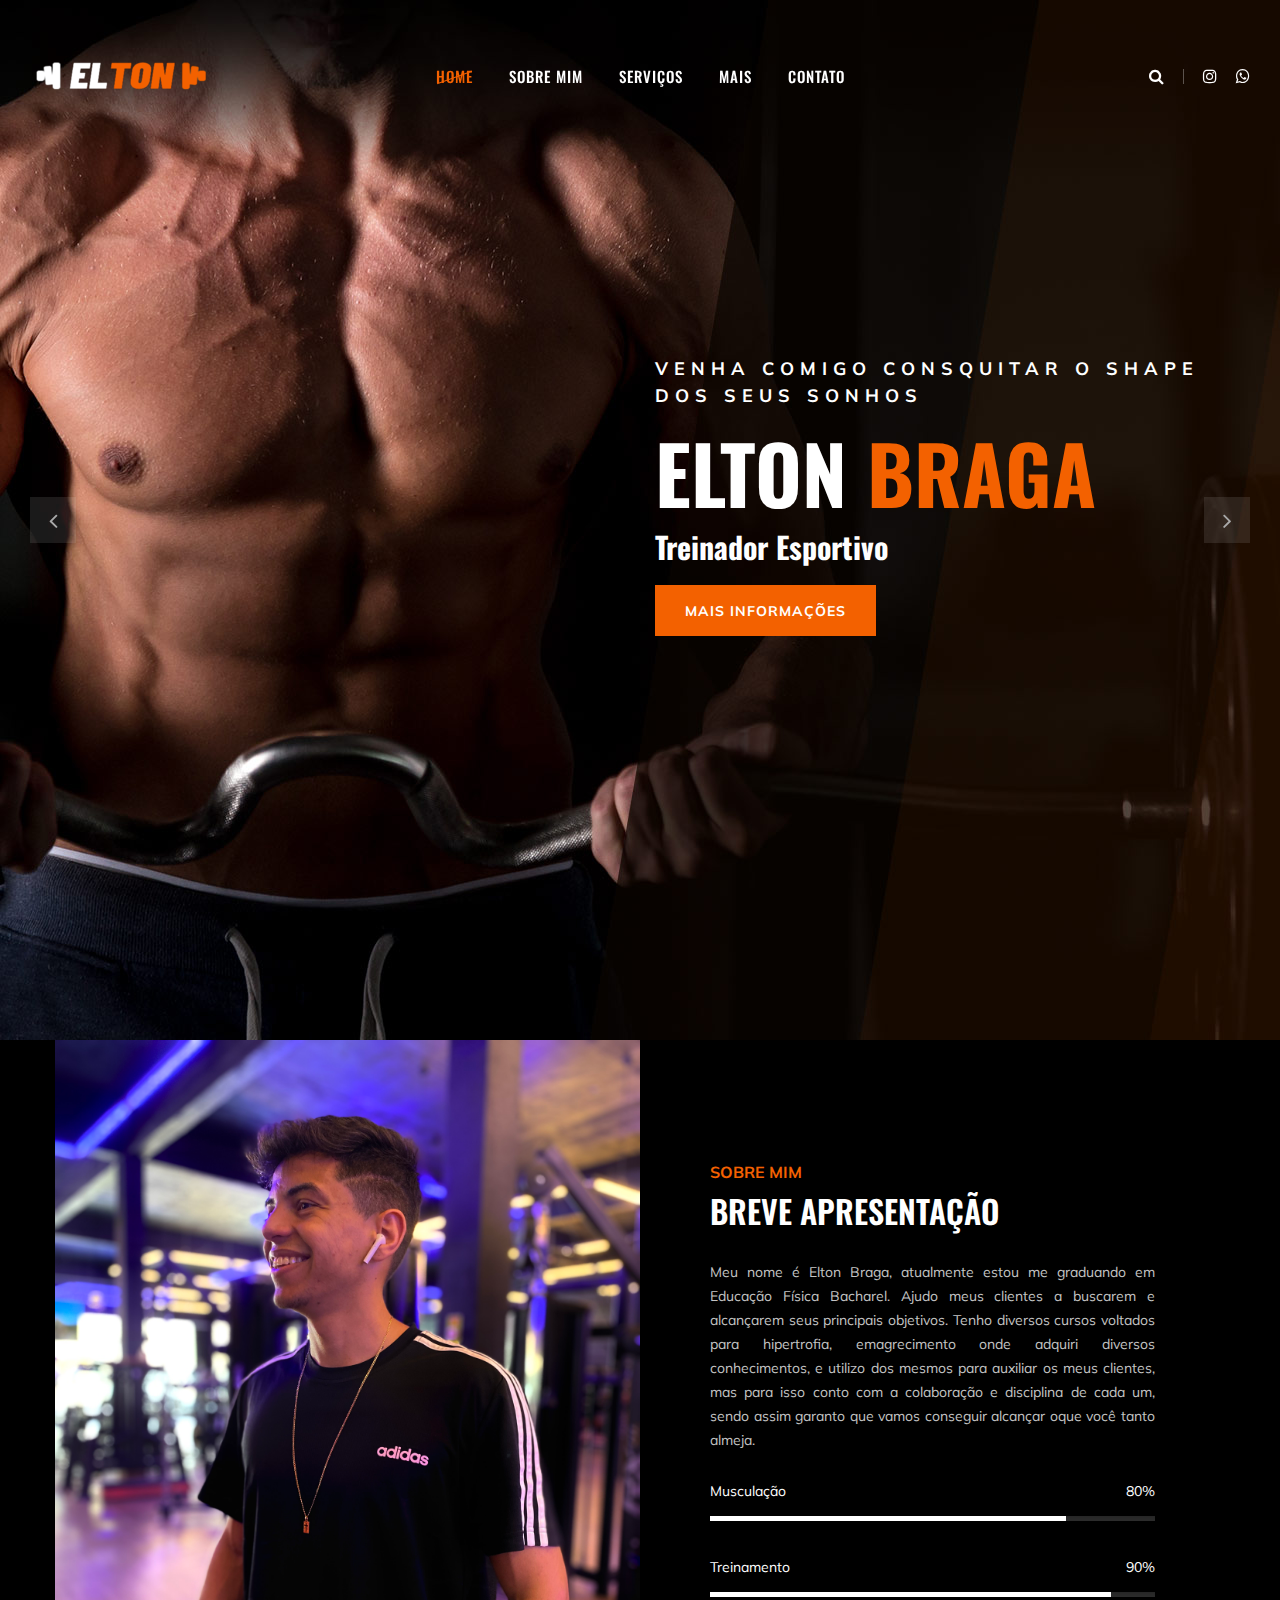
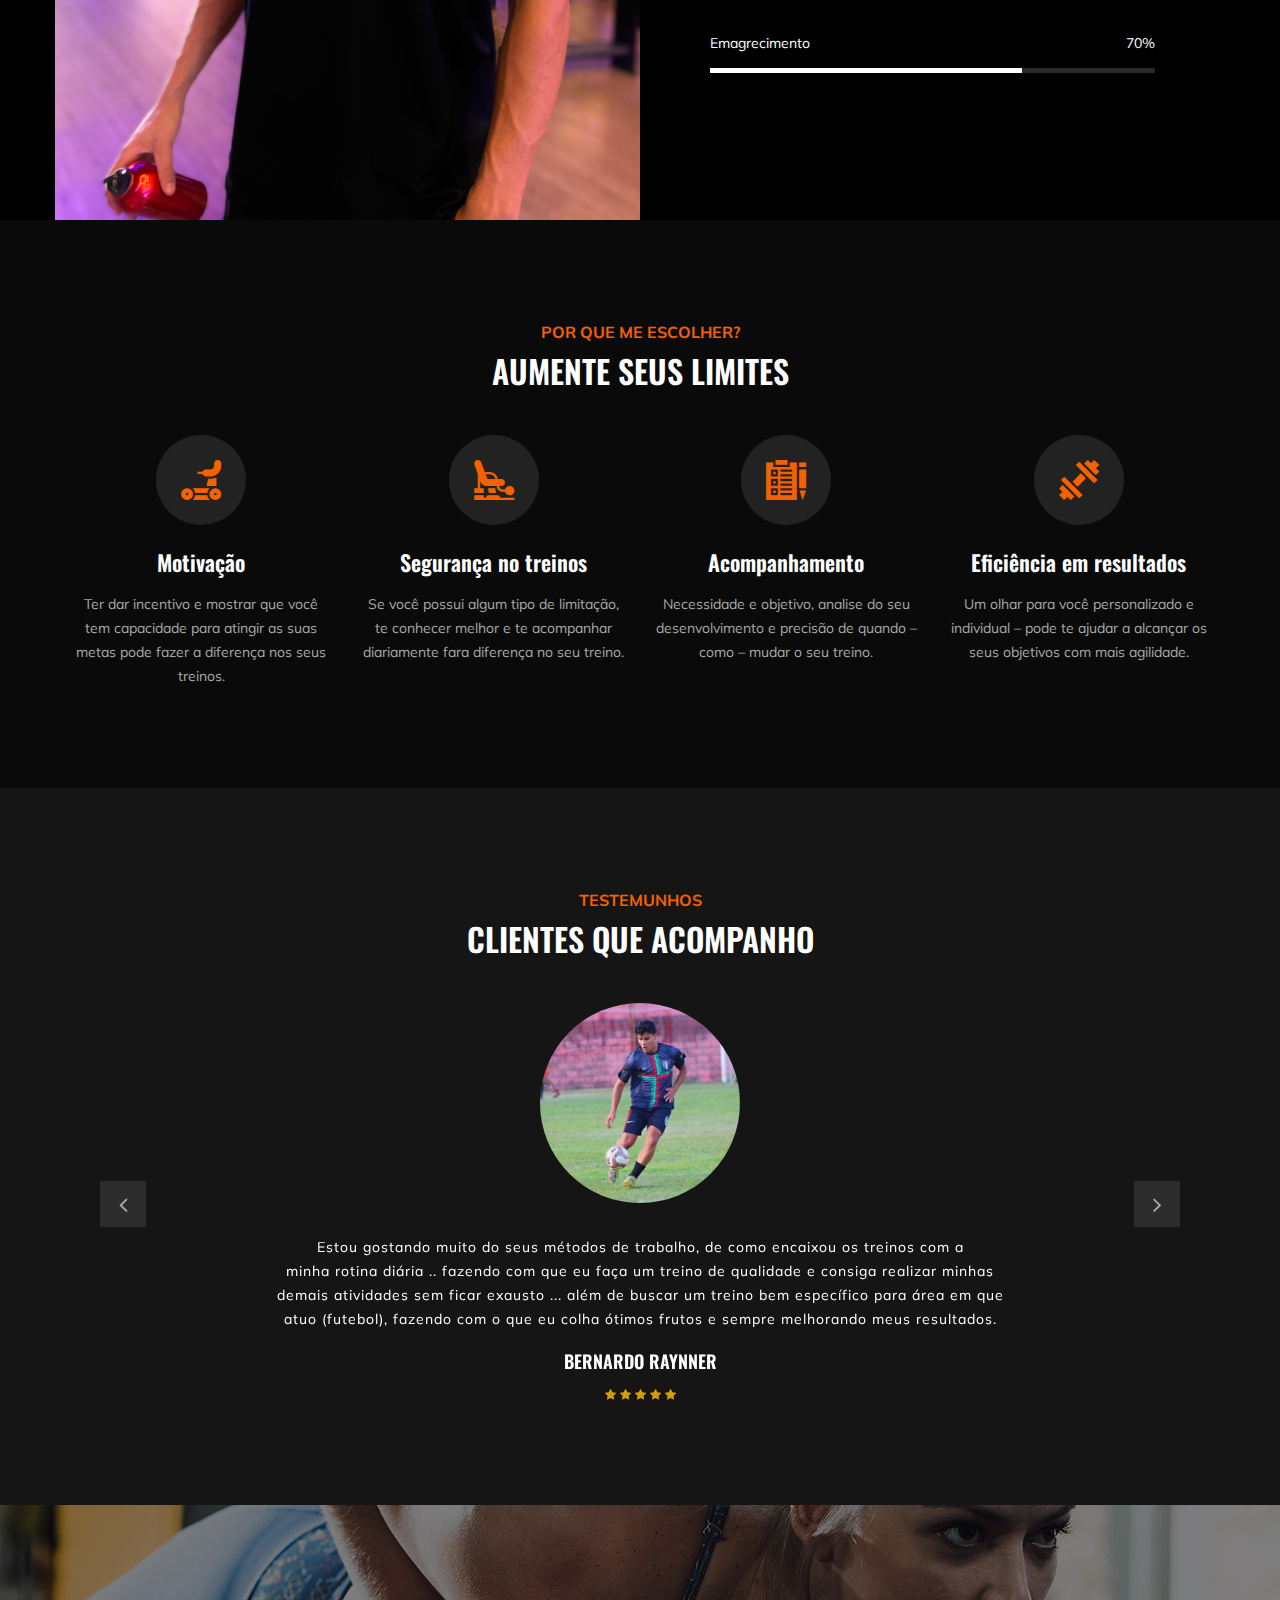
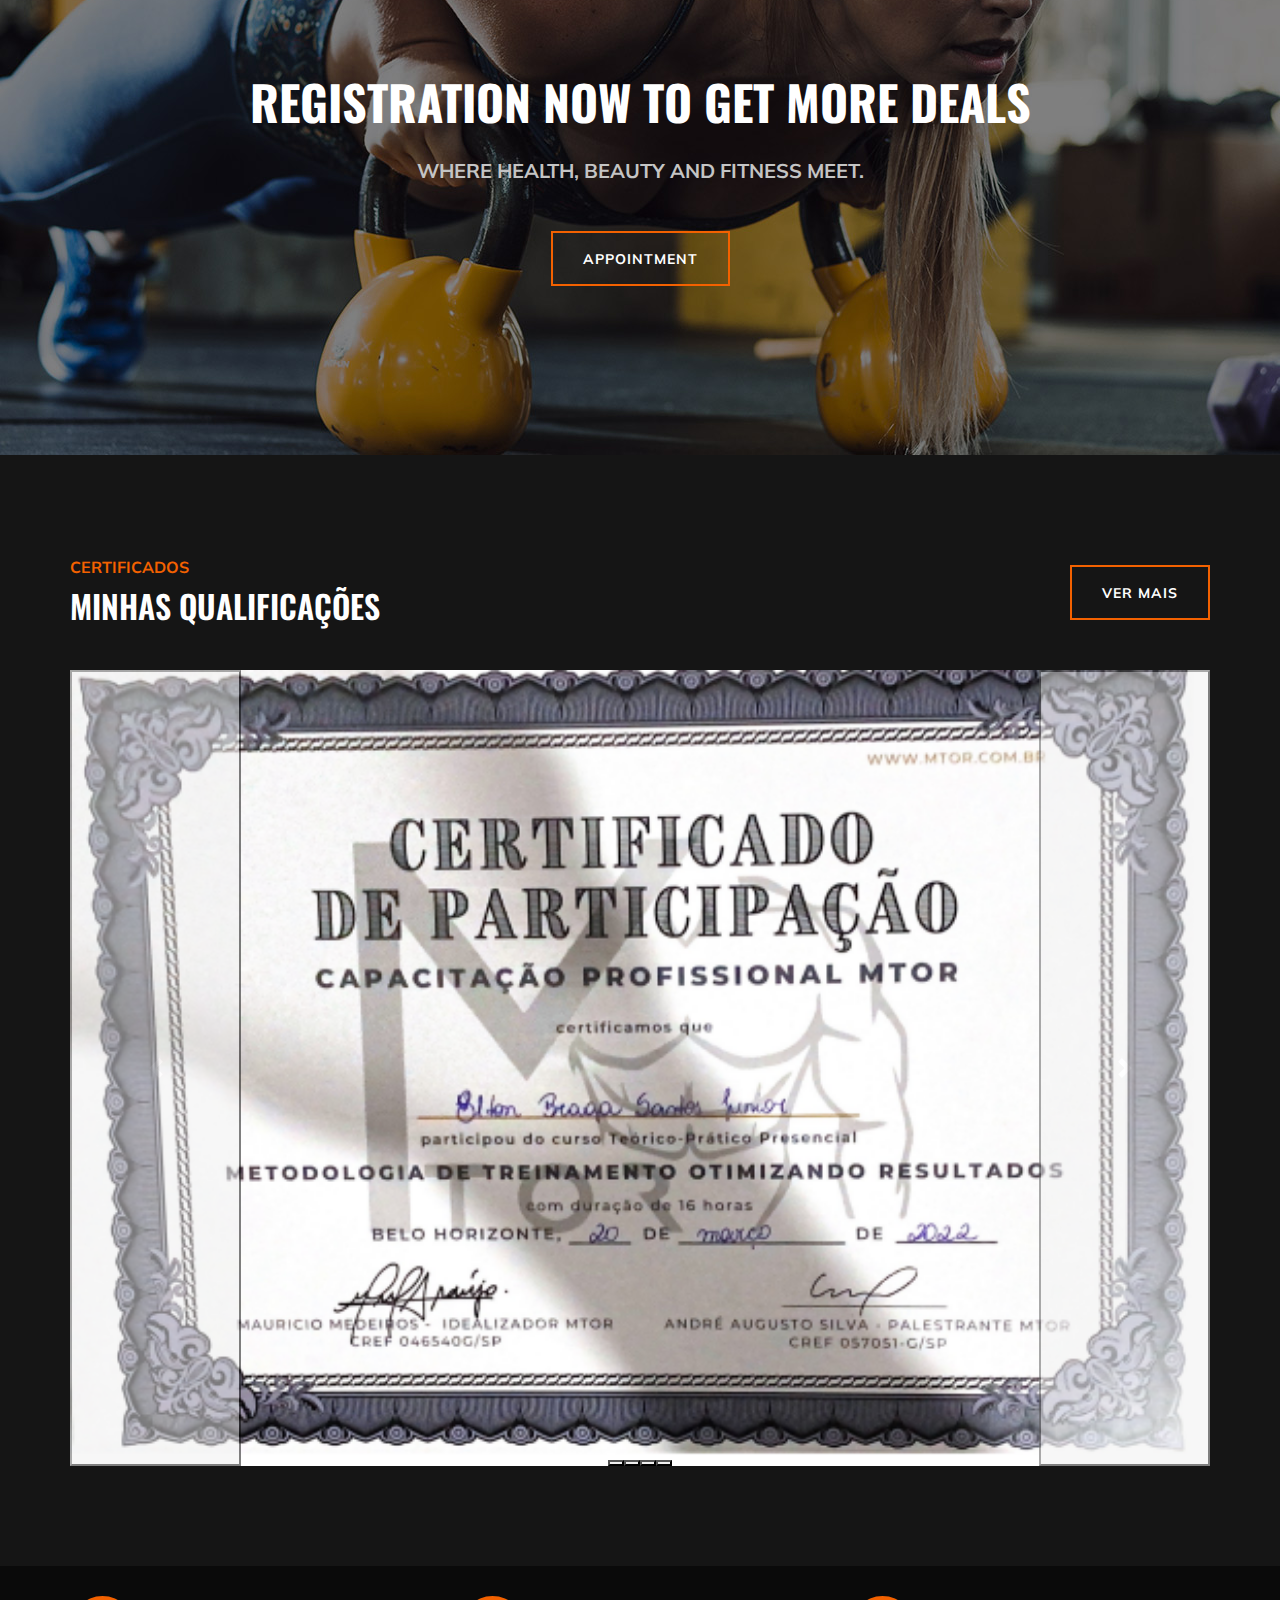
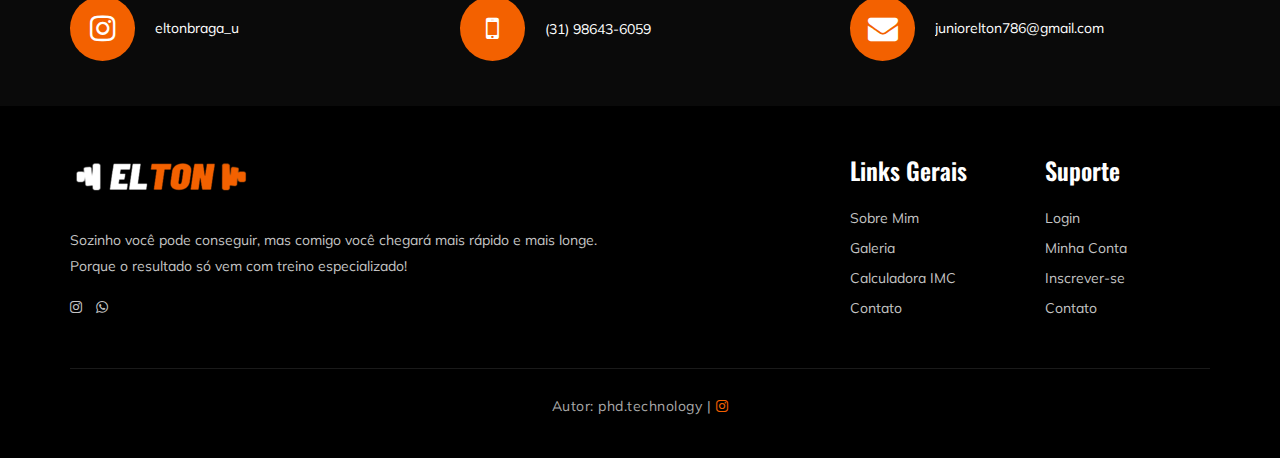
<file: index.html>
<!DOCTYPE html>
<html lang="zxx">

<head>
    <meta charset="UTF-8">
    <meta name="description" content="Gym Template">
    <meta name="keywords" content="Gym, unica, creative, html">
    <meta name="viewport" content="width=device-width, initial-scale=1.0">
    <meta http-equiv="X-UA-Compatible" content="ie=edge">
    <title>Elton Braga | Treinador Esportivo</title>

    <!-- Google Font -->
    <link href="https://fonts.googleapis.com/css?family=Muli:300,400,500,600,700,800,900&display=swap" rel="stylesheet">
    <link href="https://fonts.googleapis.com/css?family=Oswald:300,400,500,600,700&display=swap" rel="stylesheet">

    <!-- Css Styles -->
    <link rel="stylesheet" href="css/bootstrap.min.css" type="text/css">
    <link rel="stylesheet" href="css/font-awesome.min.css" type="text/css">
    <link rel="stylesheet" href="css/flaticon.css" type="text/css">
    <link rel="stylesheet" href="css/owl.carousel.min.css" type="text/css">
    <link rel="stylesheet" href="css/barfiller.css" type="text/css">
    <link rel="stylesheet" href="css/magnific-popup.css" type="text/css">
    <link rel="stylesheet" href="css/slicknav.min.css" type="text/css">
    <link rel="stylesheet" href="css/style.css" type="text/css">

    <!-- Bootstrap -->
    <!-- <link href="https://cdn.jsdelivr.net/npm/bootstrap@5.2.0/dist/css/bootstrap.min.css" rel="stylesheet"
        integrity="sha384-gH2yIJqKdNHPEq0n4Mqa/HGKIhSkIHeL5AyhkYV8i59U5AR6csBvApHHNl/vI1Bx" crossorigin="anonymous"> -->
    <script src="https://cdn.jsdelivr.net/npm/bootstrap@5.2.0/dist/js/bootstrap.bundle.min.js"
        integrity="sha384-A3rJD856KowSb7dwlZdYEkO39Gagi7vIsF0jrRAoQmDKKtQBHUuLZ9AsSv4jD4Xa"
        crossorigin="anonymous"></script>

</head>

<body>
    <!-- Page Preloder -->
    <div id="preloder">
        <div class="loader"></div>
    </div>

    <!-- Offcanvas Menu Section Begin -->
    <div class="offcanvas-menu-overlay"></div>
    <div class="offcanvas-menu-wrapper">
        <div class="canvas-close">
            <i class="fa fa-close"></i>
        </div>
        <div class="canvas-search search-switch">
            <i class="fa fa-search"></i>
        </div>
        <nav class="canvas-menu mobile-menu">
            <ul>
                <li><a href="./index.html">Home</a></li>
                <li><a href="./sobreMim.html">Sobre Mim</a></li>
                <li><a href="./services.html">Services</a></li>
                <li><a href="#">Mais</a>
                    <ul class="dropdown">
                        <li><a href="./sobreMim.html">Sobre Mim</a></li>
                        <li><a href="./calculadoIMC.html">Calculadora IMC</a></li>
                        <!-- <li><a href="./gallery.html">Galeria</a></li> -->
                    </ul>
                </li>
                <li><a href="./contact.html">Contato</a></li>
            </ul>
        </nav>
        <div id="mobile-menu-wrap"></div>
        <div class="canvas-social">
            <a href="https://www.instagram.com/eltonbraga_u/"><i class="fa fa-instagram"></i></a>
            <a
                href="https://api.keepo.io/redirect?event_type=open_link&continue=[base64].."><i
                    class="fa fa-whatsapp"></i></a>
        </div>
    </div>
    <!-- Offcanvas Menu Section End -->

    <!-- Header Section Begin -->
    <header class="header-section">
        <div class="container-fluid">
            <div class="row">
                <div class="col-lg-3">
                    <div class="logo">
                        <a href="./index.html">
                            <img src="img/Logo_Elton_Principal.png" alt="">
                        </a>
                    </div>
                </div>
                <div class="col-lg-6">
                    <nav class="nav-menu">
                        <ul>
                            <li class="active"><a href="./index.html">Home</a></li>
                            <li><a href="./sobreMim.html">Sobre Mim</a></li>
                            <li><a href="./services.html">Serviços</a></li>
                            <li><a href="#">Mais</a>
                                <ul class="dropdown">
                                    <li><a href="./sobreMim.html">Sobre Mim</a></li>
                                    <li><a href="./calculadoraIMC.html">Calculadora IHC</a></li>
                                    <!-- <li><a href="./gallery.html">Galeria</a></li> -->
                                </ul>
                            </li>
                            <li><a href="./contact.html">Contato</a></li>
                        </ul>
                    </nav>
                </div>
                <div class="col-lg-3">
                    <div class="top-option">
                        <div class="to-search search-switch">
                            <i class="fa fa-search"></i>
                        </div>
                        <div class="to-social">
                            <a href="https://www.instagram.com/eltonbraga_u/"><i class="fa fa-instagram"></i></a>
                            <a
                                href="https://api.keepo.io/redirect?event_type=open_link&continue=[base64].."><i
                                    class="fa fa-whatsapp"></i></a>
                        </div>
                    </div>
                </div>
            </div>
            <div class="canvas-open">
                <i class="fa fa-bars"></i>
            </div>
        </div>
    </header>
    <!-- Header End -->

    <!-- Hero Section Begin -->
    <section class="hero-section">
        <div class="hs-slider owl-carousel">
            <div class="hs-item set-bg" data-setbg="img/hero/hero-1.jpg">
                <div class="container">
                    <div class="row">
                        <div class="col-lg-6 offset-lg-6">
                            <div class="hi-text">
                                <span>Venha comigo consquitar o Shape dos seus sonhos</span>
                                <h1>Elton<strong> Braga</strong></h1>
                                <h3 class="treinadorEsportivo"><strong>Treinador Esportivo</strong></h3>
                                <a href="sobreMim.html" class="primary-btn">Mais Informações</a>
                            </div>
                        </div>
                    </div>
                </div>
            </div>
            <div class="hs-item set-bg" data-setbg="img/hero/hero-2.jpg">
                <div class="container">
                    <div class="row">
                        <div class="col-lg-6 offset-lg-6">
                            <div class="hi-text spanPreto">
                                <span>Venha comigo consquitar o Shape dos seus sonhos</span>
                                <h1>Elton<strong> Braga</strong></h1>
                                <h3 class="treinadorEsportivo"><strong>Treinador Esportivo</strong></h3>
                                <a href="#" class="primary-btn">Mais Informações</a>
                            </div>
                        </div>
                    </div>
                </div>
            </div>
        </div>
    </section>
    <!-- Hero Section End -->

    <!-- Apresentacao Section Begin -->
    <section class="apresentacao-section">
        <div class="container">
            <div class="row apresentacao-conteudo">
                <div class="col-lg-6 p-0">
                    <img src="img/apresentacao/foto_elton.jpeg">
                </div>
                <div class="col-lg-6 p-0">
                    <div class="about-text">
                        <div class="section-title">
                            <span>Sobre Mim</span>
                            <h2>Breve Apresentação</h2>
                        </div>
                        <div class="at-desc">
                            <p>Meu nome é Elton Braga, atualmente estou me graduando em Educação Física Bacharel.
                                Ajudo meus clientes a buscarem e alcançarem seus principais objetivos.
                                Tenho diversos cursos voltados para hipertrofia, emagrecimento onde adquiri diversos
                                conhecimentos, e utilizo dos mesmos para auxiliar os meus clientes, mas para isso conto
                                com a colaboração e disciplina de cada um, sendo assim garanto que vamos conseguir
                                alcançar oque você tanto almeja.</p>
                        </div>
                        <div class="about-bar">
                            <div class="ab-item">
                                <p>Musculação</p>
                                <div id="bar1" class="barfiller">
                                    <span class="fill" data-percentage="80"></span>
                                    <div class="tipWrap">
                                        <span class="tip"></span>
                                    </div>
                                </div>
                            </div>
                            <div class="ab-item">
                                <p>Treinamento</p>
                                <div id="bar2" class="barfiller">
                                    <span class="fill" data-percentage="90"></span>
                                    <div class="tipWrap">
                                        <span class="tip"></span>
                                    </div>
                                </div>
                            </div>
                            <div class="ab-item">
                                <p>Emagrecimento</p>
                                <div id="bar3" class="barfiller">
                                    <span class="fill" data-percentage="70"></span>
                                    <div class="tipWrap">
                                        <span class="tip"></span>
                                    </div>
                                </div>
                            </div>
                        </div>
                    </div>
                </div>
            </div>
        </div>
    </section>
    <!-- Apresentacao Section End -->

    <!-- ChoseUs Section Begin -->
    <section class="choseus-section spad">
        <div class="container">
            <div class="row">
                <div class="col-lg-12">
                    <div class="section-title">
                        <span>Por que me escolher?</span>
                        <h2>AUMENTE SEUS LIMITES</h2>
                    </div>
                </div>
            </div>
            <div class="row">
                <div class="col-lg-3 col-sm-6">
                    <div class="cs-item">
                        <span class="flaticon-038-treadmill"></span>
                        <h4>Motivação</h4>
                        <p>Ter dar incentivo e mostrar que você tem capacidade para atingir as suas metas
                            pode fazer a diferença nos seus treinos.</p>
                    </div>
                </div>
                <div class="col-lg-3 col-sm-6">
                    <div class="cs-item">
                        <span class="flaticon-031-workout"></span>
                        <h4>Segurança no treinos</h4>
                        <p>Se você possui algum tipo de limitação, te conhecer melhor e te acompanhar
                            diariamente fara diferença no seu treino.
                        </p>
                    </div>
                </div>
                <div class="col-lg-3 col-sm-6">
                    <div class="cs-item">
                        <span class="flaticon-005-clipboard"></span>
                        <h4>Acompanhamento</h4>
                        <p>Necessidade e objetivo, analise do seu
                            desenvolvimento e precisão de quando – como – mudar o seu treino.</p>
                    </div>
                </div>
                <div class="col-lg-3 col-sm-6">
                    <div class="cs-item">
                        <span class="flaticon-002-dumbell"></span>
                        <h4>Eficiência em resultados</h4>
                        <p>Um olhar para você personalizado e individual – pode te ajudar a alcançar
                            os seus objetivos com mais agilidade.</p>
                    </div>
                </div>
            </div>
        </div>
    </section>
    <!-- ChoseUs Section End -->

    <!-- Testimonial Section Begin -->
    <section class="testimonial-section spad">
        <div class="container">
            <div class="row">
                <div class="col-lg-12">
                    <div class="section-title">
                        <span>Testemunhos</span>
                        <h2>Clientes que acompanho</h2>
                    </div>
                </div>
            </div>
            <div class="ts_slider owl-carousel">
                <div class="ts_item">
                    <div class="row">
                        <div class="col-lg-12 text-center">
                            <div class="ti_pic">
                                <img src="img/testimonial/Testemunho-1.jpeg" alt="">
                            </div>
                            <div class="ti_text">
                                <p>Estou gostando muito do seus métodos de trabalho, de como encaixou os treinos com a
                                    <br /> minha rotina diária .. fazendo com que eu faça um treino de qualidade e
                                    consiga realizar minhas <br /> demais atividades sem ficar exausto ... além de
                                    buscar um
                                    treino bem específico para área em que <br /> atuo (futebol), fazendo com o que eu
                                    colha
                                    ótimos frutos e sempre melhorando meus resultados.
                                </p>
                                <h5>Bernardo Raynner</h5>
                                <div class="tt-rating">
                                    <i class="fa fa-star"></i>
                                    <i class="fa fa-star"></i>
                                    <i class="fa fa-star"></i>
                                    <i class="fa fa-star"></i>
                                    <i class="fa fa-star"></i>
                                </div>
                            </div>
                        </div>
                    </div>
                </div>
                <div class="ts_item">
                    <div class="row">
                        <div class="col-lg-12 text-center">
                            <div class="ti_pic">
                                <img src="img/testimonial/Testemunho-2.jpeg" alt="">
                            </div>
                            <div class="ti_text">
                                <p>Desde que comecei tenho sentido bastante diferença, sinto que evolui muito em questão
                                    de carga e <br /> execução dos exercícios, e sinto também também que apesar do pouco
                                    tempo vejo uma diferença <br /> bem boa em relação a estética. Enfim, só tenho
                                    elogios.</p>
                                <h5>Ana</h5>
                                <div class="tt-rating">
                                    <i class="fa fa-star"></i>
                                    <i class="fa fa-star"></i>
                                    <i class="fa fa-star"></i>
                                    <i class="fa fa-star"></i>
                                    <i class="fa fa-star"></i>
                                </div>
                            </div>
                        </div>
                    </div>
                </div>
                <div class="ts_item">
                    <div class="row">
                        <div class="col-lg-12 text-center">
                            <div class="ti_pic">
                                <img src="img/testimonial/Testemunho-3.jpeg" alt="">
                            </div>
                            <div class="ti_text">
                                <p>Com a consultoria online pude entender melhor como realizar um excelente treino,
                                    vendo o que não pode ser feito <br />ao realizar o exercício, sendo assim feito de
                                    melhor
                                    qualidade atingindo meus objetivos, músculos a ser trabalhados.<br /> Também
                                    proporcionou
                                    uma melhor alimentação para meu treino. Estou muito satisfeito com o trabalho de
                                    consultoria,<br /> posso tirar minhas dúvidas, e sempre melhorar no que é preciso
                                    para ter
                                    um excelente resultado.</p>
                                <h5>Wisley</h5>
                                <div class="tt-rating">
                                    <i class="fa fa-star"></i>
                                    <i class="fa fa-star"></i>
                                    <i class="fa fa-star"></i>
                                    <i class="fa fa-star"></i>
                                    <i class="fa fa-star"></i>
                                </div>
                            </div>
                        </div>
                    </div>
                </div>
            </div>
        </div>
    </section>
    <!-- Testimonial Section End -->

    <!-- Banner Section Begin -->
    <section class="banner-section set-bg" data-setbg="img/banner-bg.jpg">
        <div class="container">
            <div class="row">
                <div class="col-lg-12 text-center">
                    <div class="bs-text">
                        <h2>registration now to get more deals</h2>
                        <div class="bt-tips">Where health, beauty and fitness meet.</div>
                        <a href="#" class="primary-btn  btn-normal">Appointment</a>
                    </div>
                </div>
            </div>
        </div>
    </section>
    <!-- Banner Section End -->

    <!-- Certificado Section Begin -->
    <section class="certificado-section spad">
        <div class="container">
            <div class="row">
                <div class="col-lg-12">
                    <div class="certificado-title">
                        <div class="section-title">
                            <span>Certificados</span>
                            <h2>minhas qualificações</h2>
                        </div>
                        <a href="#" class="primary-btn btn-normal appoinment-btn">ver mais</a>
                    </div>
                </div>
            </div>

            <div id="carouselExampleIndicators" class="carousel slide" data-bs-ride="true">
                <div class="carousel-indicators">
                    <button type="button" data-bs-target="#carouselExampleIndicators" data-bs-slide-to="0"
                        class="active" aria-current="true" aria-label="Slide 1"></button>
                    <button type="button" data-bs-target="#carouselExampleIndicators" data-bs-slide-to="1"
                        aria-label="Slide 2"></button>
                    <button type="button" data-bs-target="#carouselExampleIndicators" data-bs-slide-to="2"
                        aria-label="Slide 3"></button>
                    <button type="button" data-bs-target="#carouselExampleIndicators" data-bs-slide-to="3"
                        aria-label="Slide 4"></button>
                </div>
                <div class="carousel-inner">
                    <div class="carousel-item active">
                        <img src="img/certificados/Certificado_Metodologia_1.png" class="d-block w-100" alt="...">
                    </div>
                    <div class="carousel-item">
                        <img src="img/certificados/Certificado_Breno_Agosto.png" class="d-block w-100" alt="...">
                    </div>
                    <div class="carousel-item">
                        <img src="img/certificados/Certificado_Treinamento_Mulheres.png" class="d-block w-100"
                            alt="...">
                    </div>
                    <div class="carousel-item">
                        <img src="img/certificados/Certificado_Metodologia_2.png" class="d-block w-100" alt="...">
                    </div>
                </div>
                <button class="carousel-control-prev" type="button" data-bs-target="#carouselExampleIndicators"
                    data-bs-slide="prev">
                    <span class="carousel-control-prev-icon" aria-hidden="true"></span>
                    <span class="visually-hidden"></span>
                </button>
                <button class="carousel-control-next" type="button" data-bs-target="#carouselExampleIndicators"
                    data-bs-slide="next">
                    <span class="carousel-control-next-icon" aria-hidden="true"></span>
                    <span class="visually-hidden"></span>
                </button>
            </div>

        </div>
    </section>
    <!-- Certificado Section End -->

    <!-- Get In Touch Section Begin -->
    <div class="gettouch-section">
        <div class="container">
            <div class="row">
                <div class="col-md-4">
                    <div class="gt-text email">
                        <i class="fa fa-instagram"></i>
                        <a href="https://www.instagram.com/eltonbraga_u/">
                            <p>eltonbraga_u</p>
                        </a>
                    </div>
                </div>
                <div class="col-md-4">
                    <div class="gt-text">
                        <i class="fa fa-mobile"></i>
                        <ul>
                            <li>(31) 98643-6059</li>
                        </ul>
                    </div>
                </div>
                <div class="col-md-4">
                    <div class="gt-text email">
                        <i class="fa fa-envelope"></i>
                        <p>juniorelton786@gmail.com</p>
                    </div>
                </div>
            </div>
        </div>
    </div>
    <!-- Get In Touch Section End -->

    <!-- Footer Section Begin -->
    <section class="footer-section">
        <div class="container">
            <div class="container-footer">
                <div class="row">
                    <div class="col-lg-6">
                        <div class="fs-about">
                            <div class="fa-logo">
                                <a href="#"><img src="img/Logo_Elton_Principal.png" alt=""></a>
                            </div>
                            <p>Sozinho você pode conseguir, mas comigo você chegará mais rápido e mais longe. Porque o
                                resultado só vem com treino especializado! </p>
                            <div class="fa-social">
                                <a href="https://www.instagram.com/eltonbraga_u/"><i class="fa fa-instagram"></i></a>
                                <a
                                    href="https://api.keepo.io/redirect?event_type=open_link&continue=[base64].."><i
                                        class="fa fa-whatsapp"></i></a>
                            </div>
                        </div>
                    </div>
                    <div class="col-lg-2"></div>
                    <div class="col-lg-2 col-md-3 col-sm-6">
                        <div class="fs-widget">
                            <h4>Links Gerais</h4>
                            <ul>
                                <li><a href="sobreMim.html">Sobre Mim</a></li>
                                <li><a href="gallery.html">Galeria</a></li>
                                <li><a href="calculadoraIMC.html">Calculadora IMC</a></li>
                                <li><a href="contact.html">Contato</a></li>
                            </ul>
                        </div>
                    </div>
                    <div class="col-lg-2 col-md-3 col-sm-6">
                        <div class="fs-widget">
                            <h4>Suporte</h4>
                            <ul>
                                <li><a href="#">Login</a></li>
                                <li><a href="#">Minha Conta</a></li>
                                <li><a href="#">Inscrever-se</a></li>
                                <li><a href="contact.html">Contato</a></li>
                            </ul>
                        </div>
                    </div>
                </div>
                <div class="row">
                    <div class="col-lg-12 text-center">
                        <div class="copyright-text">
                            <p>
                                <!-- Link instagram página do autor -->
                                Autor: phd.technology | <a href="https://www.instagram.com/phd.technology/"><i
                                        class="fa fa-instagram"></i></a>
                            </p>
                        </div>
                    </div>
                </div>
            </div>
        </div>
    </section>
    <!-- Footer Section End -->

    <!-- Search model Begin -->
    <div class="search-model">
        <div class="h-100 d-flex align-items-center justify-content-center">
            <div class="search-close-switch">+</div>
            <form class="search-model-form">
                <input type="text" id="search-input" placeholder="Search here.....">
            </form>
        </div>
    </div>
    <!-- Search model end -->

    <!-- Js Plugins -->
    <script src="js/jquery-3.3.1.min.js"></script>
    <script src="js/bootstrap.min.js"></script>
    <script src="js/jquery.magnific-popup.min.js"></script>
    <script src="js/masonry.pkgd.min.js"></script>
    <script src="js/jquery.barfiller.js"></script>
    <script src="js/jquery.slicknav.js"></script>
    <script src="js/owl.carousel.min.js"></script>
    <script src="js/main.js"></script>

    <!-- Bootstrap -->
    <script src="https://cdn.jsdelivr.net/npm/@popperjs/core@2.11.5/dist/umd/popper.min.js"
        integrity="sha384-Xe+8cL9oJa6tN/veChSP7q+mnSPaj5Bcu9mPX5F5xIGE0DVittaqT5lorf0EI7Vk"
        crossorigin="anonymous"></script>
    <script src="https://cdn.jsdelivr.net/npm/bootstrap@5.2.0/dist/js/bootstrap.min.js"
        integrity="sha384-ODmDIVzN+pFdexxHEHFBQH3/9/vQ9uori45z4JjnFsRydbmQbmL5t1tQ0culUzyK"
        crossorigin="anonymous"></script>



</body>

</html>
</file>
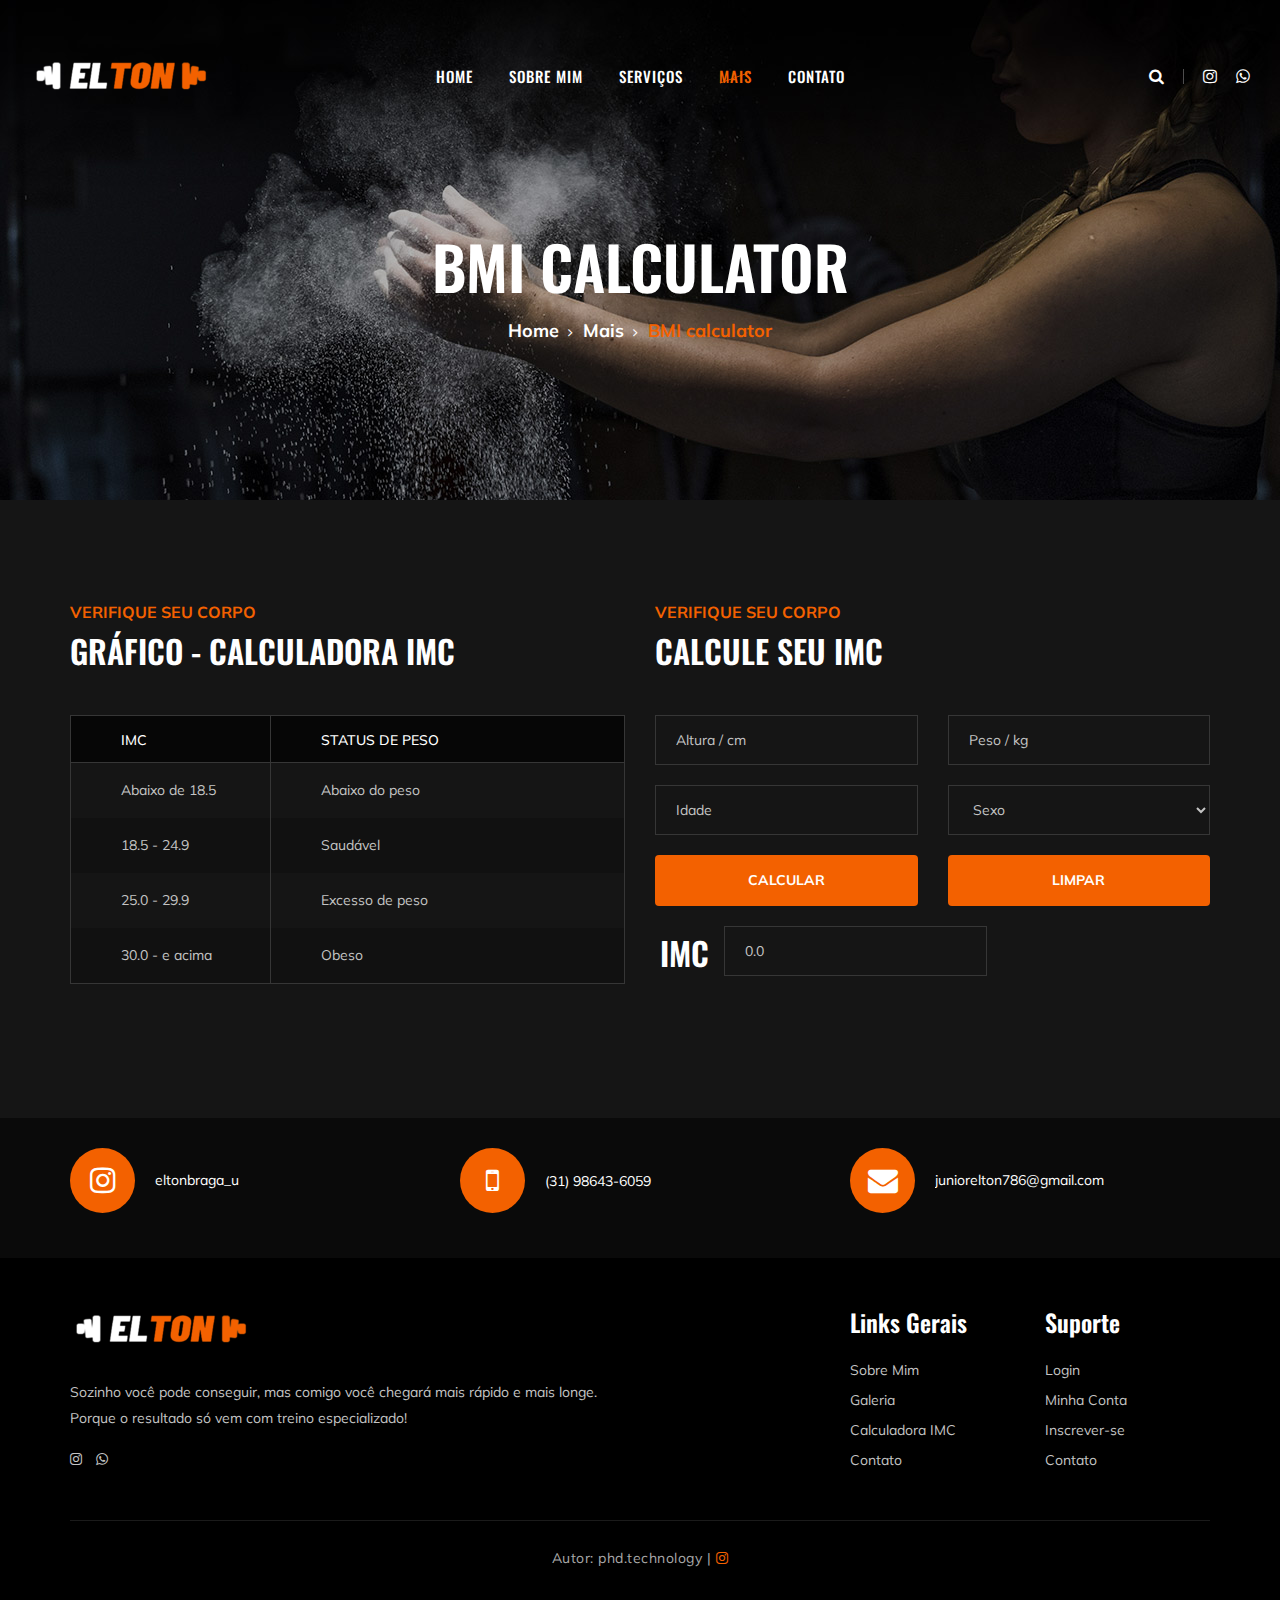
<file: calculadoraIMC.html>
<!DOCTYPE html>
<html lang="zxx">

<head>
    <meta charset="UTF-8">
    <meta name="description" content="Gym Template">
    <meta name="keywords" content="Gym, unica, creative, html">
    <meta name="viewport" content="width=device-width, initial-scale=1.0">
    <meta http-equiv="X-UA-Compatible" content="ie=edge">
    <title>Elton Braga | Treinador Esportivo</title>

    <!-- Google Font -->
    <link href="https://fonts.googleapis.com/css?family=Muli:300,400,500,600,700,800,900&display=swap" rel="stylesheet">
    <link href="https://fonts.googleapis.com/css?family=Oswald:300,400,500,600,700&display=swap" rel="stylesheet">

    <!-- Css Styles -->
    <link rel="stylesheet" href="css/bootstrap.min.css" type="text/css">
    <link rel="stylesheet" href="css/font-awesome.min.css" type="text/css">
    <link rel="stylesheet" href="css/flaticon.css" type="text/css">
    <link rel="stylesheet" href="css/owl.carousel.min.css" type="text/css">
    <link rel="stylesheet" href="css/barfiller.css" type="text/css">
    <link rel="stylesheet" href="css/magnific-popup.css" type="text/css">
    <link rel="stylesheet" href="css/slicknav.min.css" type="text/css">
    <link rel="stylesheet" href="css/style.css" type="text/css">
</head>

<body>
    <!-- Page Preloder -->
    <div id="preloder">
        <div class="loader"></div>
    </div>

    <!-- Offcanvas Menu Section Begin -->
    <div class="offcanvas-menu-overlay"></div>
    <div class="offcanvas-menu-wrapper">
        <div class="canvas-close">
            <i class="fa fa-close"></i>
        </div>
        <div class="canvas-search search-switch">
            <i class="fa fa-search"></i>
        </div>
        <nav class="canvas-menu mobile-menu">
            <ul>
                <li><a href="./index.html">Home</a></li>
                <li><a href="./sobreMim.html">Sobre Mim</a></li>
                <li><a href="./services.html">Serviços</a></li>
                <li><a href="#">Mais</a>
                    <ul class="dropdown">
                        <li><a href="./sobreMim.html">Sobre Mim</a></li>
                        <li><a href="./calculadoIMC.html">Calculadora IMC</a></li>
                        <!-- <li><a href="./gallery.html">Galeria</a></li> -->
                    </ul>
                </li>
                <li><a href="./contact.html">Contato</a></li>
            </ul>
        </nav>
        <div id="mobile-menu-wrap"></div>
        <div class="canvas-social">
            <a
                href="https://api.keepo.io/redirect?event_type=open_link&continue=[base64].."><i
                    class="fa fa-instagram"></i></a>
            <a
                href="https://api.keepo.io/redirect?event_type=open_link&continue=[base64].."><i
                    class="fa fa-whatsapp"></i></a>
        </div>
    </div>
    <!-- Offcanvas Menu Section End -->

    <!-- Header Section Begin -->
    <header class="header-section">
        <div class="container-fluid">
            <div class="row">
                <div class="col-lg-3">
                    <div class="logo">
                        <a href="./index.html">
                            <img src="img/Logo_Elton_Principal.png" alt="">
                        </a>
                    </div>
                </div>
                <div class="col-lg-6">
                    <nav class="nav-menu">
                        <ul>
                            <li><a href="./index.html">Home</a></li>
                            <li><a href="./sobreMim.html">Sobre Mim</a></li>
                            <li><a href="./services.html">Serviços</a></li>
                            <li class="active"><a href="#">Mais</a>
                                <ul class="dropdown">
                                    <li><a href="./sobreMim.html">Sobre Mim</a></li>
                                    <li><a href="./calculadoraIMC.html">Calculadora IHC</a></li>
                                    <!-- <li><a href="./gallery.html">Galeria</a></li> -->
                                </ul>
                            </li>
                            <li><a href="./contact.html">Contato</a></li>
                        </ul>
                    </nav>
                </div>
                <div class="col-lg-3">
                    <div class="top-option">
                        <div class="to-search search-switch">
                            <i class="fa fa-search"></i>
                        </div>
                        <div class="to-social">
                            <a
                                href="https://api.keepo.io/redirect?event_type=open_link&continue=[base64].."><i
                                    class="fa fa-instagram"></i></a>
                            <a
                                href="https://api.keepo.io/redirect?event_type=open_link&continue=[base64].."><i
                                    class="fa fa-whatsapp"></i></a>
                        </div>
                    </div>
                </div>
            </div>
            <div class="canvas-open">
                <i class="fa fa-bars"></i>
            </div>
        </div>
    </header>
    <!-- Header End -->

    <!-- Breadcrumb Section Begin -->
    <section class="breadcrumb-section set-bg" data-setbg="img/breadcrumb-bg.jpg">
        <div class="container">
            <div class="row">
                <div class="col-lg-12 text-center">
                    <div class="breadcrumb-text">
                        <h2>BMI calculator</h2>
                        <div class="bt-option">
                            <a href="./index.html">Home</a>
                            <a href="#">Mais</a>
                            <span>BMI calculator</span>
                        </div>
                    </div>
                </div>
            </div>
        </div>
    </section>
    <!-- Breadcrumb Section End -->

    <!-- BMI Calculator Section Begin -->
    <section class="bmi-calculator-section spad">
        <div class="container">
            <div class="row">
                <div class="col-lg-6">
                    <div class="section-title chart-title">
                        <span>Verifique seu corpo</span>
                        <h2>GRÁFICO - CALCULADORA IMC</h2>
                    </div>
                    <div class="chart-table">
                        <table>
                            <thead>
                                <tr>
                                    <th>IMC</th>
                                    <th>Status de Peso</th>
                                </tr>
                            </thead>
                            <tbody>
                                <tr>
                                    <td class="point">Abaixo de 18.5</td>
                                    <td>Abaixo do peso</td>
                                </tr>
                                <tr>
                                    <td class="point">18.5 - 24.9</td>
                                    <td>Saudável</td>
                                </tr>
                                <tr>
                                    <td class="point">25.0 - 29.9</td>
                                    <td>Excesso de peso</td>
                                </tr>
                                <tr>
                                    <td class="point">30.0 - e acima</td>
                                    <td>Obeso</td>
                                </tr>
                            </tbody>
                        </table>
                    </div>
                </div>
                <div class="col-lg-6">
                    <div class="section-title chart-calculate-title">
                        <span>VERIFIQUE SEU CORPO</span>
                        <h2>CALCULE SEU IMC</h2>
                    </div>
                    <div class="chart-calculate-form">
                        <!-- <p>Calcule seu IMC, um cálculo simples que permite medir se alguém está ou não com o peso ideal. Ele aponta
                            se o peso está adequado ou se está abaixo ou acima do peso.</p> -->
                        <form action="#" id="formularioCalculadora">
                            <div class="row">
                                <div class="col-sm-6">
                                    <input id="altura" required type="text" placeholder="Altura / cm">
                                </div>
                                <div class="col-sm-6">
                                    <input id="peso" required type="number" step="0.01" min="0.0" max="200.0"
                                        placeholder="Peso / kg">
                                </div>
                                <div class="col-sm-6">
                                    <input id="idade" required type="number" min="0" max="120" placeholder="Idade">
                                </div>
                                <div class="col-sm-6">
                                    <select id="sexo" name="Sexo">
                                        <option>Sexo</option>
                                        <option>Masculino</option>
                                        <option>Feminino</option>
                                    </select>
                                </div>
                                <div class="col-lg-6">
                                    <button type="submit" class="btn" id="btnEnviar">Calcular</button>
                                </div>
                                <div class="col-lg-6">
                                    <button type="reset" class="btn" id="btnLimpar">Limpar</button>
                                </div>

                                <div id=palavraIMC class="col-sm-1,9 section-title chart-calculate-title">
                                    <h2>IMC</h2>
                                </div>

                                <div class="col-sm-6 ">
                                    <input disabled type="number" value="0.0" id="imcResultado">
                                </div>

                                <div class="col-sm-4"> 
                                </div>
                            </div>
                    </div>
                    </form>
                </div>
            </div>
        </div>
        </div>
    </section>
    <!-- BMI Calculator Section End -->

    <!-- Get In Touch Section Begin -->
    <div class="gettouch-section">
        <div class="container">
            <div class="row">
                <div class="col-md-4">
                    <div class="gt-text email">
                        <i class="fa fa-instagram"></i>
                        <a href="https://www.instagram.com/eltonbraga_u/">
                            <p>eltonbraga_u</p>
                        </a>
                    </div>
                </div>
                <div class="col-md-4">
                    <div class="gt-text">
                        <i class="fa fa-mobile"></i>
                        <ul>
                            <li>(31) 98643-6059</li>
                        </ul>
                    </div>
                </div>
                <div class="col-md-4">
                    <div class="gt-text email">
                        <i class="fa fa-envelope"></i>
                        <p>juniorelton786@gmail.com</p>
                    </div>
                </div>
            </div>
        </div>
    </div>
    <!-- Get In Touch Section End -->

    <!-- Footer Section Begin -->
    <section class="footer-section">
        <div class="container">
            <div class="container-footer">
                <div class="row">
                    <div class="col-lg-6">
                        <div class="fs-about">
                            <div class="fa-logo">
                                <a href="#"><img src="img/Logo_Elton_Principal.png" alt=""></a>
                            </div>
                            <p>Sozinho você pode conseguir, mas comigo você chegará mais rápido e mais longe. Porque o
                                resultado só vem com treino especializado! </p>
                            <div class="fa-social">
                                <a href="https://www.instagram.com/eltonbraga_u/"><i class="fa fa-instagram"></i></a>
                                <a
                                    href="https://api.keepo.io/redirect?event_type=open_link&continue=[base64].."><i
                                        class="fa fa-whatsapp"></i></a>
                            </div>
                        </div>
                    </div>
                    <div class="col-lg-2"></div>
                    <div class="col-lg-2 col-md-3 col-sm-6">
                        <div class="fs-widget">
                            <h4>Links Gerais</h4>
                            <ul>
                                <li><a href="sobreMim.html">Sobre Mim</a></li>
                                <li><a href="gallery.html">Galeria</a></li>
                                <li><a href="calculadoraIMC.html">Calculadora IMC</a></li>
                                <li><a href="contact.html">Contato</a></li>
                            </ul>
                        </div>
                    </div>
                    <div class="col-lg-2 col-md-3 col-sm-6">
                        <div class="fs-widget">
                            <h4>Suporte</h4>
                            <ul>
                                <li><a href="#">Login</a></li>
                                <li><a href="#">Minha Conta</a></li>
                                <li><a href="#">Inscrever-se</a></li>
                                <li><a href="contact.html">Contato</a></li>
                            </ul>
                        </div>
                    </div>
                </div>
                <div class="row">
                    <div class="col-lg-12 text-center">
                        <div class="copyright-text">
                            <p>
                                <!-- Link instagram página do autor -->
                                Autor: phd.technology | <a href="https://www.instagram.com/phd.technology/"><i
                                        class="fa fa-instagram"></i></a>
                            </p>
                        </div>
                    </div>
                </div>
            </div>
        </div>
    </section>
    <!-- Footer Section End -->

    <!-- Search model Begin -->
    <div class="search-model">
        <div class="h-100 d-flex align-items-center justify-content-center">
            <div class="search-close-switch">+</div>
            <form class="search-model-form">
                <input type="text" id="search-input" placeholder="Search here.....">
            </form>
        </div>
    </div>
    <!-- Search model end -->

    <!-- Js Plugins -->
    <script src="js/jquery-3.3.1.min.js"></script>
    <script src="js/bootstrap.min.js"></script>
    <script src="js/jquery.magnific-popup.min.js"></script>
    <script src="js/masonry.pkgd.min.js"></script>
    <script src="js/jquery.barfiller.js"></script>
    <script src="js/jquery.slicknav.js"></script>
    <script src="js/owl.carousel.min.js"></script>
    <script src="js/main.js"></script>



</body>

</html>
</file>
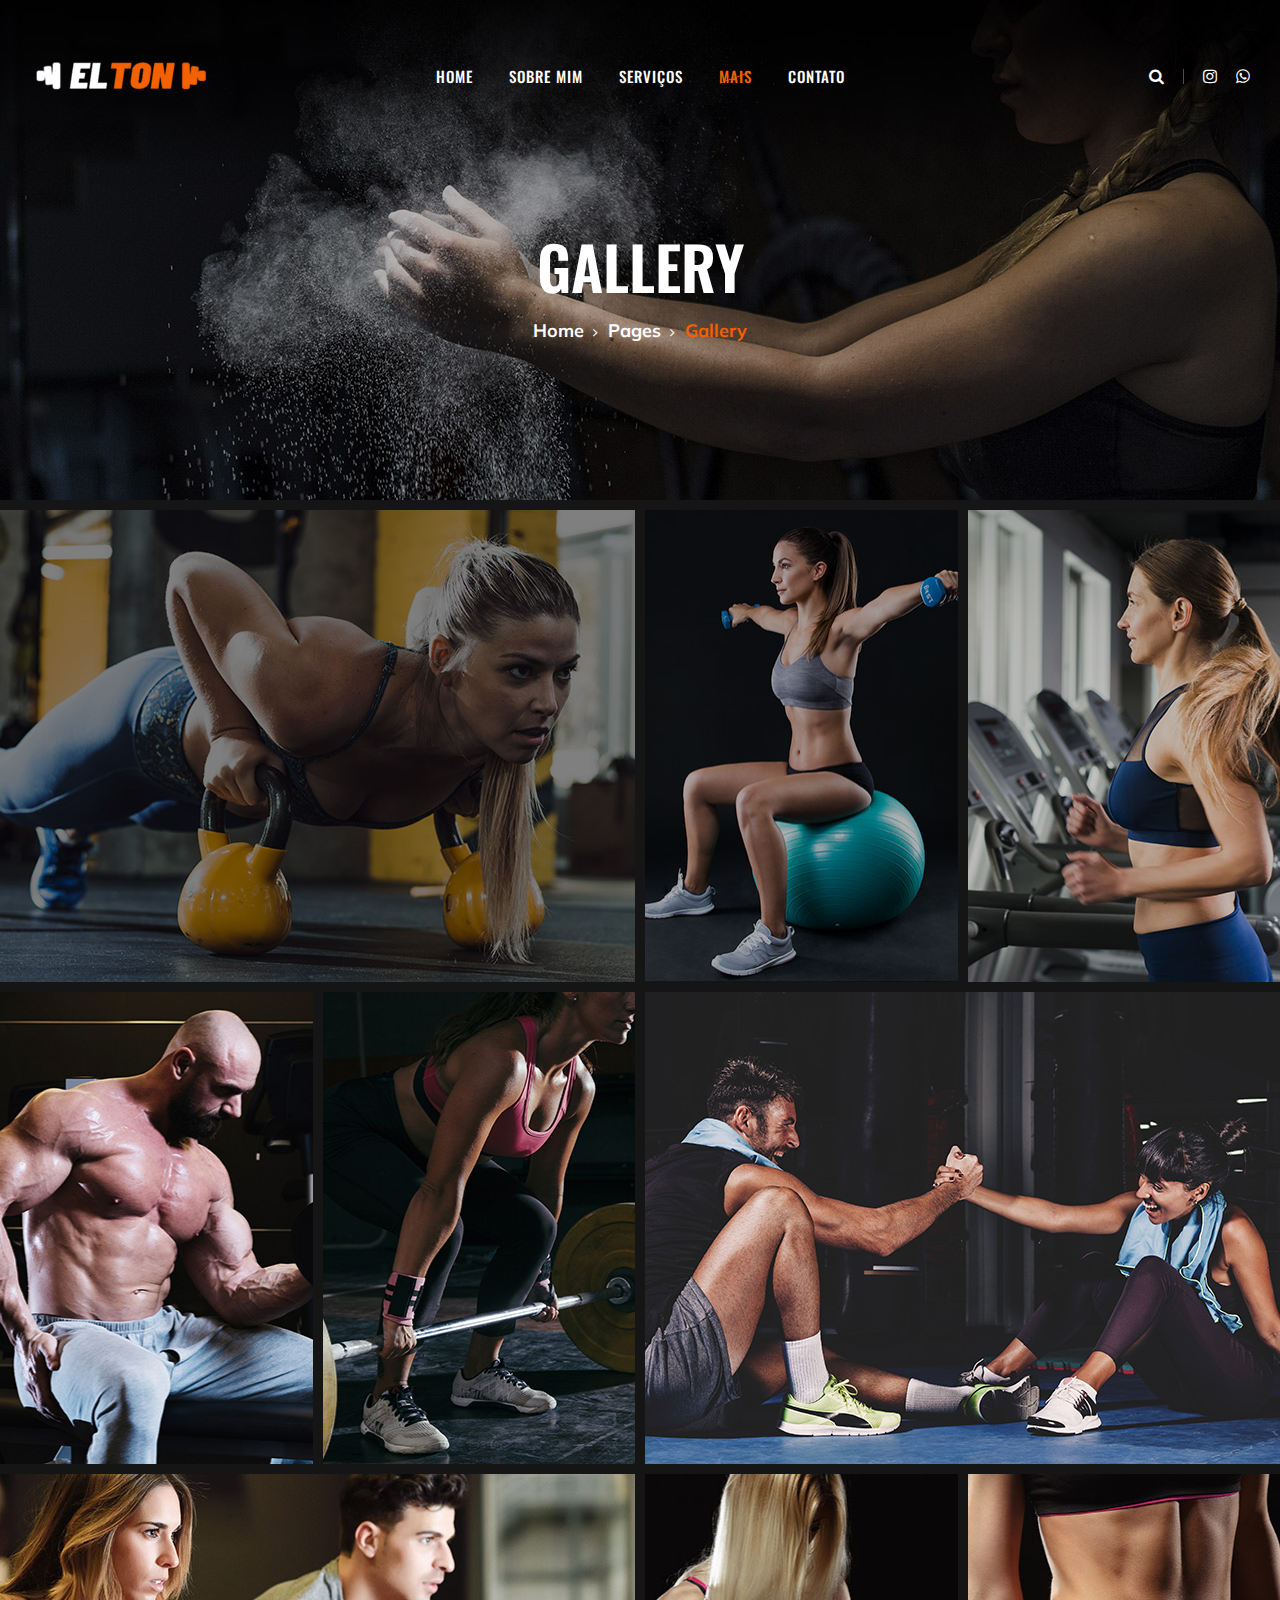
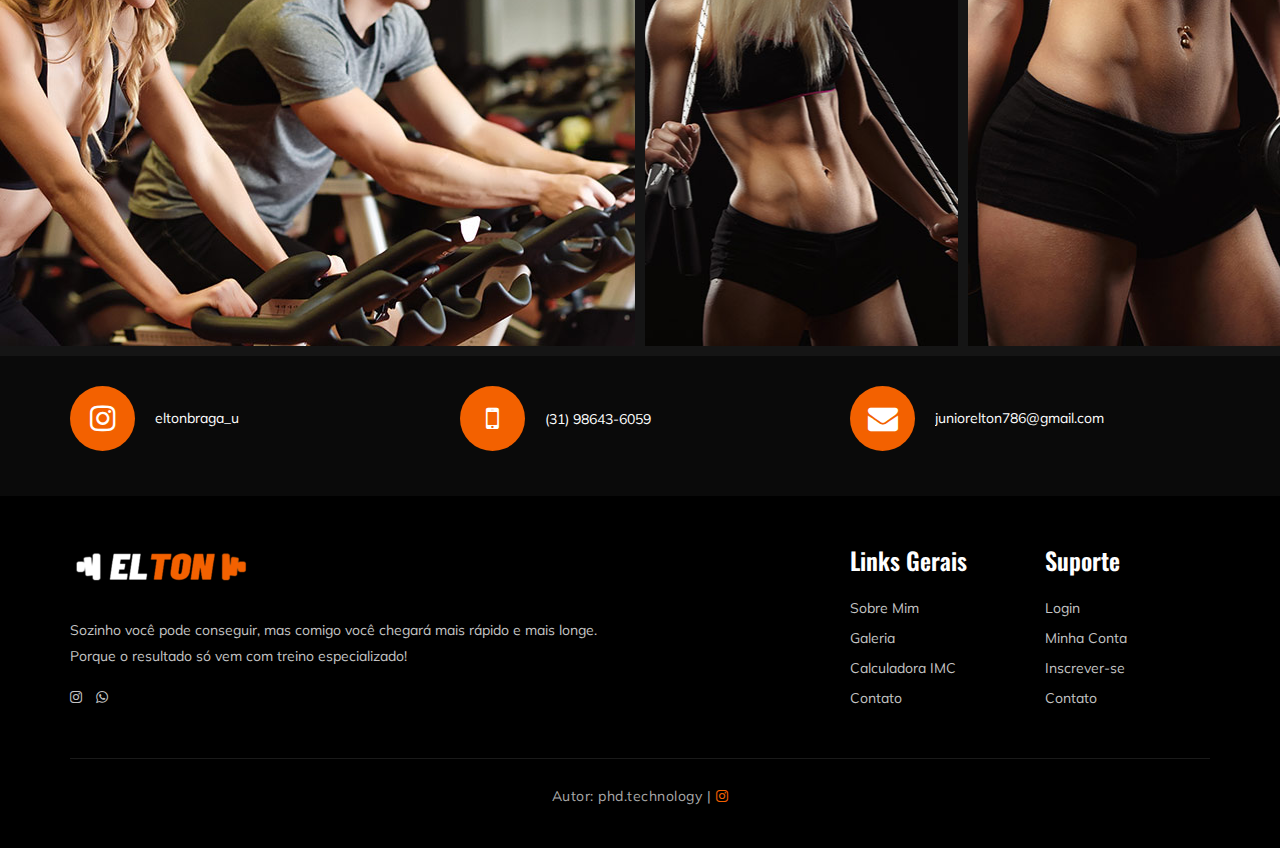
<file: gallery.html>
<!DOCTYPE html>
<html lang="zxx">

<head>
    <meta charset="UTF-8">
    <meta name="description" content="Gym Template">
    <meta name="keywords" content="Gym, unica, creative, html">
    <meta name="viewport" content="width=device-width, initial-scale=1.0">
    <meta http-equiv="X-UA-Compatible" content="ie=edge">
    <title>Elton Braga | Treinador Esportivo</title>

    <!-- Google Font -->
    <link href="https://fonts.googleapis.com/css?family=Muli:300,400,500,600,700,800,900&display=swap" rel="stylesheet">
    <link href="https://fonts.googleapis.com/css?family=Oswald:300,400,500,600,700&display=swap" rel="stylesheet">

    <!-- Css Styles -->
    <link rel="stylesheet" href="css/bootstrap.min.css" type="text/css">
    <link rel="stylesheet" href="css/font-awesome.min.css" type="text/css">
    <link rel="stylesheet" href="css/flaticon.css" type="text/css">
    <link rel="stylesheet" href="css/owl.carousel.min.css" type="text/css">
    <link rel="stylesheet" href="css/barfiller.css" type="text/css">
    <link rel="stylesheet" href="css/magnific-popup.css" type="text/css">
    <link rel="stylesheet" href="css/slicknav.min.css" type="text/css">
    <link rel="stylesheet" href="css/style.css" type="text/css">
</head>

<body>
    <!-- Page Preloder -->
    <div id="preloder">
        <div class="loader"></div>
    </div>

    <!-- Offcanvas Menu Section Begin -->
    <div class="offcanvas-menu-overlay"></div>
    <div class="offcanvas-menu-wrapper">
        <div class="canvas-close">
            <i class="fa fa-close"></i>
        </div>
        <div class="canvas-search search-switch">
            <i class="fa fa-search"></i>
        </div>
        <nav class="canvas-menu mobile-menu">
            <ul>
                <li><a href="./index.html">Home</a></li>
                <li><a href="./sobreMim.html">Sobre Mim</a></li>
                <li><a href="./services.html">Services</a></li>
                <li><a href="#">Mais</a>
                    <ul class="dropdown">
                        <li><a href="./sobreMim.html">Sobre Mim</a></li>
                        <li><a href="./calculadoIMC.html">Calculadora IMC</a></li>
                        <li><a href="./gallery.html">Galeria</a></li>
                    </ul>
                </li>
                <li><a href="./contact.html">Contact</a></li>
            </ul>
        </nav>
        <div id="mobile-menu-wrap"></div>
        <div class="canvas-social">
            <a
                href="https://api.keepo.io/redirect?event_type=open_link&continue=[base64].."><i
                    class="fa fa-instagram"></i></a>
            <a
                href="https://api.keepo.io/redirect?event_type=open_link&continue=[base64].."><i
                    class="fa fa-whatsapp"></i></a>
        </div>
    </div>
    <!-- Offcanvas Menu Section End -->

    <!-- Header Section Begin -->
    <header class="header-section">
        <div class="container-fluid">
            <div class="row">
                <div class="col-lg-3">
                    <div class="logo">
                        <a href="./index.html">
                            <img src="img/Logo_Elton_Principal.png" alt="">
                        </a>
                    </div>
                </div>
                <div class="col-lg-6">
                    <nav class="nav-menu">
                        <ul>
                            <li><a href="./index.html">Home</a></li>
                            <li><a href="./sobreMim.html">Sobre Mim</a></li>
                            <li><a href="./services.html">Serviços</a></li>
                            <li class="active"><a href="#">Mais</a>
                                <ul class="dropdown">
                                    <li><a href="./sobreMim.html">Sobre Mim</a></li>
                                    <li><a href="./calculadoraIMC.html">Calculadora IHC</a></li>
                                    <li><a href="./gallery.html">Galeria</a></li>
                                </ul>
                            </li>
                            <li><a href="./contact.html">Contato</a></li>
                        </ul>
                    </nav>
                </div>
                <div class="col-lg-3">
                    <div class="top-option">
                        <div class="to-search search-switch">
                            <i class="fa fa-search"></i>
                        </div>
                        <div class="to-social">
                            <a
                                href="https://api.keepo.io/redirect?event_type=open_link&continue=[base64].."><i
                                    class="fa fa-instagram"></i></a>
                            <a
                                href="https://api.keepo.io/redirect?event_type=open_link&continue=[base64].."><i
                                    class="fa fa-whatsapp"></i></a>
                        </div>
                    </div>
                </div>
            </div>
            <div class="canvas-open">
                <i class="fa fa-bars"></i>
            </div>
        </div>
    </header>
    <!-- Header End -->

    <!-- Breadcrumb Section Begin -->
    <section class="breadcrumb-section set-bg" data-setbg="img/breadcrumb-bg.jpg">
        <div class="container">
            <div class="row">
                <div class="col-lg-12 text-center">
                    <div class="breadcrumb-text">
                        <h2>Gallery</h2>
                        <div class="bt-option">
                            <a href="./index.html">Home</a>
                            <a href="#">Pages</a>
                            <span>Gallery</span>
                        </div>
                    </div>
                </div>
            </div>
        </div>
    </section>
    <!-- Breadcrumb Section End -->

    <!-- Gallery Section Begin -->
    <div class="gallery-section gallery-page">
        <div class="gallery">
            <div class="grid-sizer"></div>
            <div class="gs-item grid-wide set-bg" data-setbg="img/gallery/gallery-1.jpg">
                <a href="img/gallery/gallery-1.jpg" class="thumb-icon image-popup"><i class="fa fa-picture-o"></i></a>
            </div>
            <div class="gs-item set-bg" data-setbg="img/gallery/gallery-2.jpg">
                <a href="img/gallery/gallery-2.jpg" class="thumb-icon image-popup"><i class="fa fa-picture-o"></i></a>
            </div>
            <div class="gs-item set-bg" data-setbg="img/gallery/gallery-3.jpg">
                <a href="img/gallery/gallery-3.jpg" class="thumb-icon image-popup"><i class="fa fa-picture-o"></i></a>
            </div>
            <div class="gs-item set-bg" data-setbg="img/gallery/gallery-4.jpg">
                <a href="img/gallery/gallery-4.jpg" class="thumb-icon image-popup"><i class="fa fa-picture-o"></i></a>
            </div>
            <div class="gs-item set-bg" data-setbg="img/gallery/gallery-5.jpg">
                <a href="img/gallery/gallery-5.jpg" class="thumb-icon image-popup"><i class="fa fa-picture-o"></i></a>
            </div>
            <div class="gs-item grid-wide set-bg" data-setbg="img/gallery/gallery-6.jpg">
                <a href="img/gallery/gallery-6.jpg" class="thumb-icon image-popup"><i class="fa fa-picture-o"></i></a>
            </div>
            <div class="gs-item grid-wide set-bg" data-setbg="img/gallery/gallery-7.jpg">
                <a href="img/gallery/gallery-7.jpg" class="thumb-icon image-popup"><i class="fa fa-picture-o"></i></a>
            </div>
            <div class="gs-item set-bg" data-setbg="img/gallery/gallery-8.jpg">
                <a href="img/gallery/gallery-8.jpg" class="thumb-icon image-popup"><i class="fa fa-picture-o"></i></a>
            </div>
            <div class="gs-item set-bg" data-setbg="img/gallery/gallery-9.jpg">
                <a href="img/gallery/gallery-9.jpg" class="thumb-icon image-popup"><i class="fa fa-picture-o"></i></a>
            </div>
        </div>
    </div>
    <!-- Gallery Section End -->

    <!-- Get In Touch Section Begin -->
    <div class="gettouch-section">
        <div class="container">
            <div class="row">
                <div class="col-md-4">
                    <div class="gt-text email">
                        <i class="fa fa-instagram"></i>
                        <a href="https://www.instagram.com/eltonbraga_u/">
                            <p>eltonbraga_u</p>
                        </a>
                    </div>
                </div>
                <div class="col-md-4">
                    <div class="gt-text">
                        <i class="fa fa-mobile"></i>
                        <ul>
                            <li>(31) 98643-6059</li>
                        </ul>
                    </div>
                </div>
                <div class="col-md-4">
                    <div class="gt-text email">
                        <i class="fa fa-envelope"></i>
                        <p>juniorelton786@gmail.com</p>
                    </div>
                </div>
            </div>
        </div>
    </div>
    <!-- Get In Touch Section End -->

    <!-- Footer Section Begin -->
    <section class="footer-section">
        <div class="container">
            <div class="container-footer">
                <div class="row">
                    <div class="col-lg-6">
                        <div class="fs-about">
                            <div class="fa-logo">
                                <a href="#"><img src="img/Logo_Elton_Principal.png" alt=""></a>
                            </div>
                            <p>Sozinho você pode conseguir, mas comigo você chegará mais rápido e mais longe. Porque o
                                resultado só vem com treino especializado! </p>
                            <div class="fa-social">
                                <a href="https://www.instagram.com/eltonbraga_u/"><i class="fa fa-instagram"></i></a>
                                <a
                                    href="https://api.keepo.io/redirect?event_type=open_link&continue=[base64].."><i
                                        class="fa fa-whatsapp"></i></a>
                            </div>
                        </div>
                    </div>
                    <div class="col-lg-2"></div>
                    <div class="col-lg-2 col-md-3 col-sm-6">
                        <div class="fs-widget">
                            <h4>Links Gerais</h4>
                            <ul>
                                <li><a href="sobreMim.html">Sobre Mim</a></li>
                                <li><a href="gallery.html">Galeria</a></li>
                                <li><a href="calculadoraIMC.html">Calculadora IMC</a></li>
                                <li><a href="contact.html">Contato</a></li>
                            </ul>
                        </div>
                    </div>
                    <div class="col-lg-2 col-md-3 col-sm-6">
                        <div class="fs-widget">
                            <h4>Suporte</h4>
                            <ul>
                                <li><a href="#">Login</a></li>
                                <li><a href="#">Minha Conta</a></li>
                                <li><a href="#">Inscrever-se</a></li>
                                <li><a href="contact.html">Contato</a></li>
                            </ul>
                        </div>
                    </div>
                </div>
                <div class="row">
                    <div class="col-lg-12 text-center">
                        <div class="copyright-text">
                            <p>
                                <!-- Link instagram página do autor -->
                                Autor: phd.technology | <a href="https://www.instagram.com/phd.technology/"><i
                                        class="fa fa-instagram"></i></a>
                            </p>
                        </div>
                    </div>
                </div>
            </div>
        </div>
    </section>
    <!-- Footer Section End -->

    <!-- Search model Begin -->
    <div class="search-model">
        <div class="h-100 d-flex align-items-center justify-content-center">
            <div class="search-close-switch">+</div>
            <form class="search-model-form">
                <input type="text" id="search-input" placeholder="Search here.....">
            </form>
        </div>
    </div>
    <!-- Search model end -->

    <!-- Js Plugins -->
    <script src="js/jquery-3.3.1.min.js"></script>
    <script src="js/bootstrap.min.js"></script>
    <script src="js/jquery.magnific-popup.min.js"></script>
    <script src="js/masonry.pkgd.min.js"></script>
    <script src="js/jquery.barfiller.js"></script>
    <script src="js/jquery.slicknav.js"></script>
    <script src="js/owl.carousel.min.js"></script>
    <script src="js/main.js"></script>


</body>

</html>
</file>
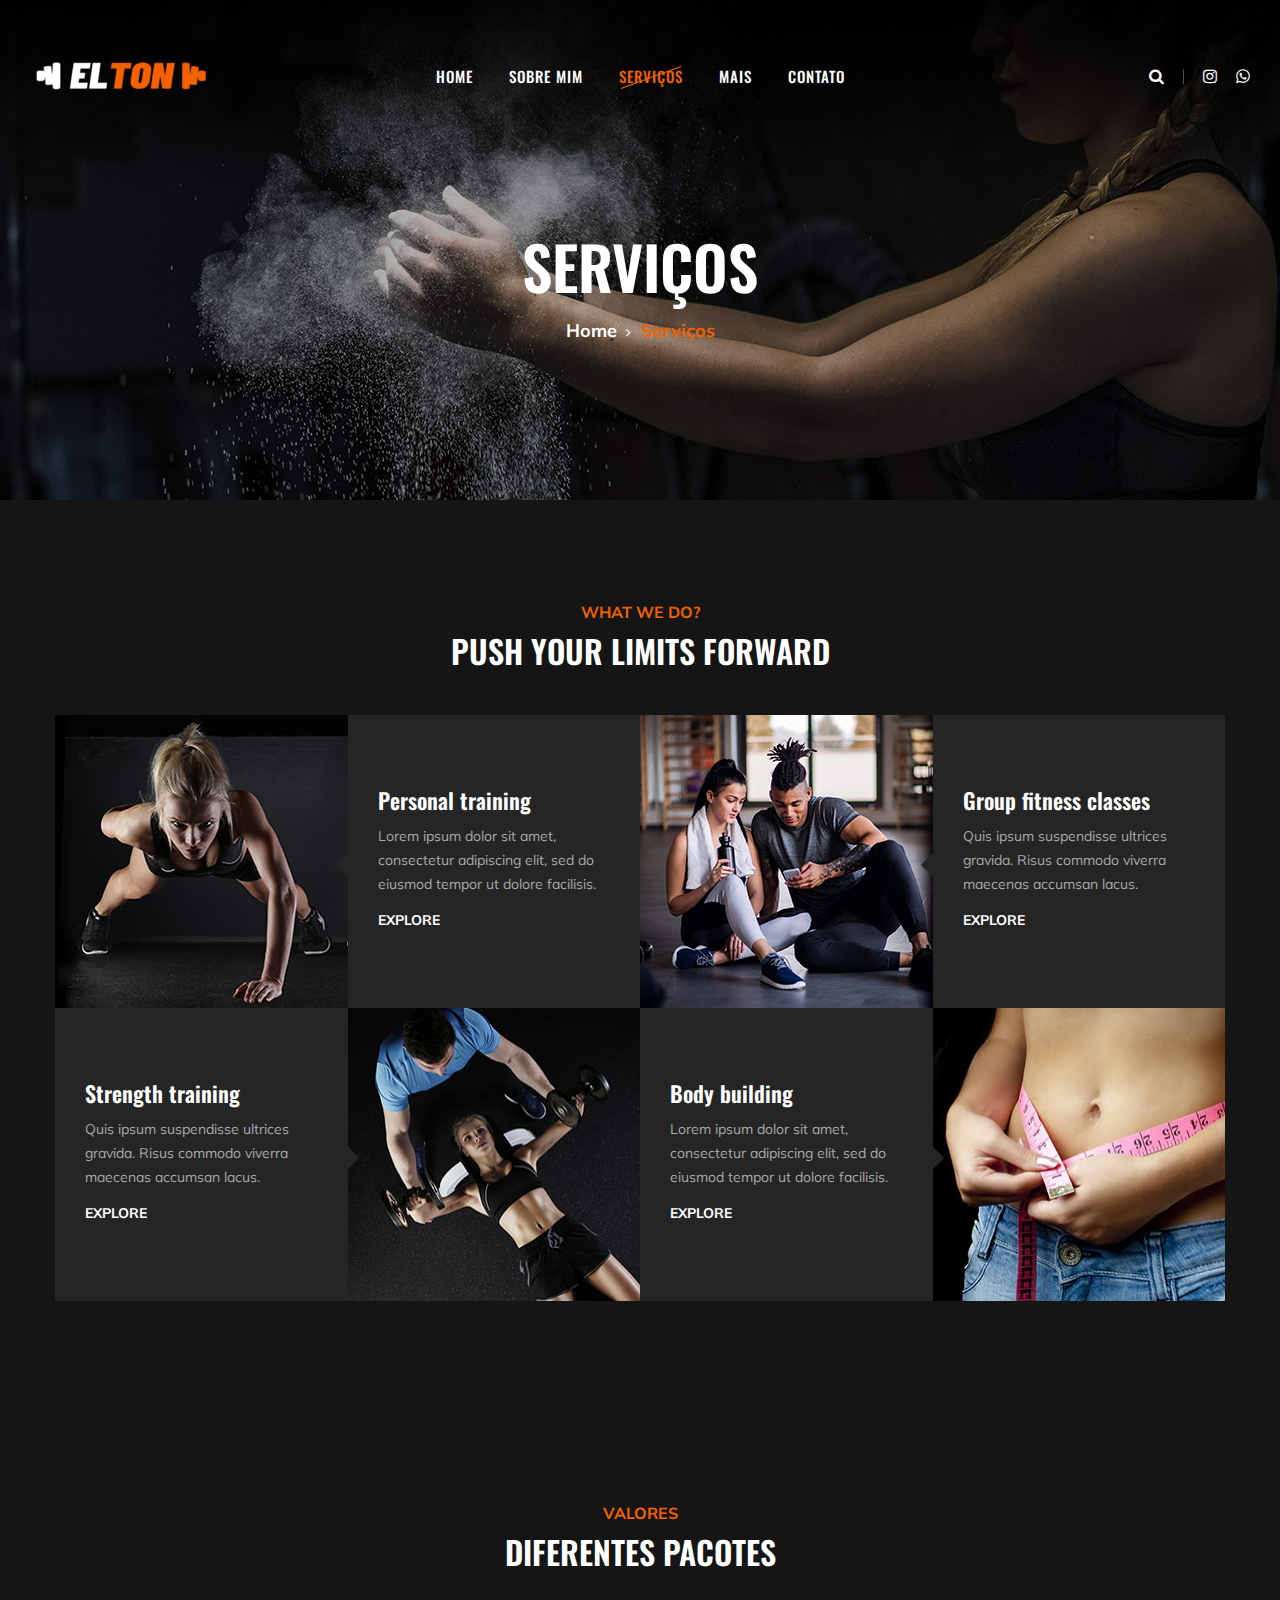
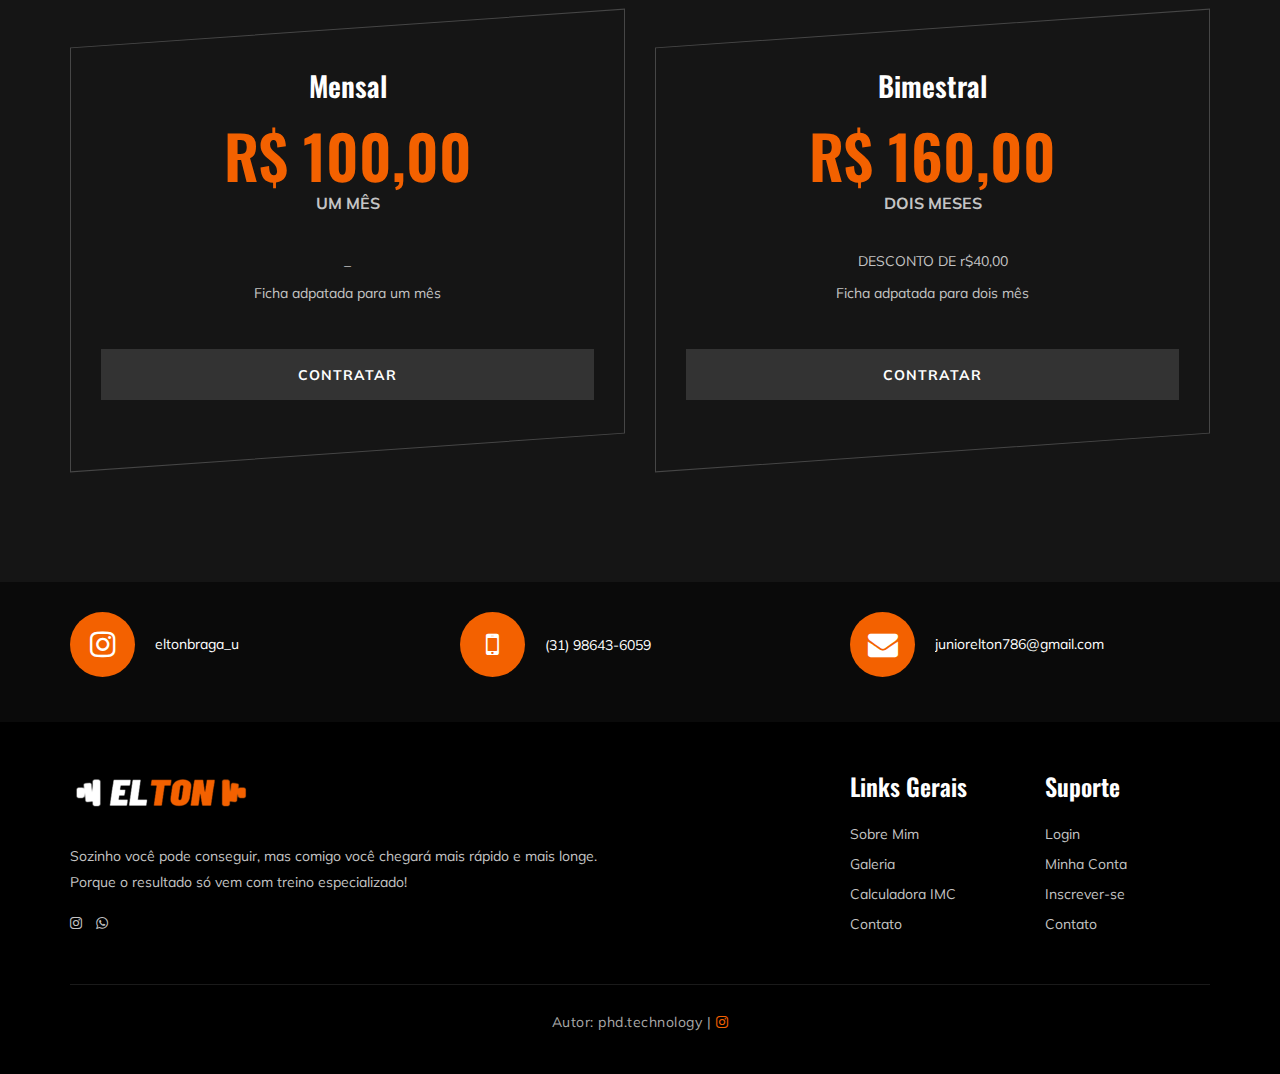
<file: services.html>
<!DOCTYPE html>
<html lang="zxx">

<head>
    <meta charset="UTF-8">
    <meta name="description" content="Gym Template">
    <meta name="keywords" content="Gym, unica, creative, html">
    <meta name="viewport" content="width=device-width, initial-scale=1.0">
    <meta http-equiv="X-UA-Compatible" content="ie=edge">
    <title>Elton Braga | Treinador Esportivo</title>

    <!-- Google Font -->
    <link href="https://fonts.googleapis.com/css?family=Muli:300,400,500,600,700,800,900&display=swap" rel="stylesheet">
    <link href="https://fonts.googleapis.com/css?family=Oswald:300,400,500,600,700&display=swap" rel="stylesheet">

    <!-- Css Styles -->
    <link rel="stylesheet" href="css/bootstrap.min.css" type="text/css">
    <link rel="stylesheet" href="css/font-awesome.min.css" type="text/css">
    <link rel="stylesheet" href="css/flaticon.css" type="text/css">
    <link rel="stylesheet" href="css/owl.carousel.min.css" type="text/css">
    <link rel="stylesheet" href="css/barfiller.css" type="text/css">
    <link rel="stylesheet" href="css/magnific-popup.css" type="text/css">
    <link rel="stylesheet" href="css/slicknav.min.css" type="text/css">
    <link rel="stylesheet" href="css/style.css" type="text/css">
</head>

<body>
    <!-- Page Preloder -->
    <div id="preloder">
        <div class="loader"></div>
    </div>

    <!-- Offcanvas Menu Section Begin -->
    <div class="offcanvas-menu-overlay"></div>
    <div class="offcanvas-menu-wrapper">
        <div class="canvas-close">
            <i class="fa fa-close"></i>
        </div>
        <div class="canvas-search search-switch">
            <i class="fa fa-search"></i>
        </div>
        <nav class="canvas-menu mobile-menu">
            <ul>
                <li><a href="./index.html">Home</a></li>
                <li><a href="./sobreMim.html">Sobre Mim</a></li>
                <li><a href="./services.html">Serviços</a></li>
                <li><a href="#">Mais</a>
                    <ul class="dropdown">
                        <li><a href="./sobreMim.html">Sobre Mim</a></li>
                        <li><a href="./calculadoIMC.html">Calculadora IMC</a></li>
                        <!-- <li><a href="./gallery.html">Galeria</a></li> -->
                    </ul>
                </li>
                <li><a href="./contact.html">Contato</a></li>
            </ul>
        </nav>
        <div id="mobile-menu-wrap"></div>
        <div class="canvas-social">
            <a
                href="https://api.keepo.io/redirect?event_type=open_link&continue=[base64].."><i
                    class="fa fa-instagram"></i></a>
            <a
                href="https://api.keepo.io/redirect?event_type=open_link&continue=[base64].."><i
                    class="fa fa-whatsapp"></i></a>
        </div>
    </div>
    <!-- Offcanvas Menu Section End -->

    <!-- Header Section Begin -->
    <header class="header-section">
        <div class="container-fluid">
            <div class="row">
                <div class="col-lg-3">
                    <div class="logo">
                        <a href="./index.html">
                            <img src="img/Logo_Elton_Principal.png" alt="">
                        </a>
                    </div>
                </div>
                <div class="col-lg-6">
                    <nav class="nav-menu">
                        <ul>
                            <li><a href="./index.html">Home</a></li>
                            <li><a href="./sobreMim.html">Sobre Mim</a></li>
                            <li class="active"><a href="./services.html">Serviços</a></li>
                            <li><a href="#">Mais</a>
                                <ul class="dropdown">
                                    <li><a href="./sobreMim.html">Sobre Mim</a></li>
                                    <li><a href="./calculadoraIMC.html">Calculadora IHC</a></li>
                                    <!-- <li><a href="./gallery.html">Galeria</a></li> -->
                                </ul>
                            </li>
                            <li><a href="./contact.html">Contato</a></li>
                        </ul>
                    </nav>
                </div>
                <div class="col-lg-3">
                    <div class="top-option">
                        <div class="to-search search-switch">
                            <i class="fa fa-search"></i>
                        </div>
                        <div class="to-social">
                            <a
                                href="https://api.keepo.io/redirect?event_type=open_link&continue=[base64].."><i
                                    class="fa fa-instagram"></i></a>
                            <a
                                href="https://api.keepo.io/redirect?event_type=open_link&continue=[base64].."><i
                                    class="fa fa-whatsapp"></i></a>
                        </div>
                    </div>
                </div>
            </div>
            <div class="canvas-open">
                <i class="fa fa-bars"></i>
            </div>
        </div>
    </header>
    <!-- Header End -->

    <!-- Breadcrumb Section Begin -->
    <section class="breadcrumb-section set-bg" data-setbg="img/breadcrumb-bg.jpg">
        <div class="container">
            <div class="row">
                <div class="col-lg-12 text-center">
                    <div class="breadcrumb-text">
                        <h2>Serviços</h2>
                        <div class="bt-option">
                            <a href="./index.html">Home</a>
                            <span>Serviços</span>
                        </div>
                    </div>
                </div>
            </div>
        </div>
    </section>
    <!-- Breadcrumb Section End -->

    <!-- Services Section Begin -->
    <section class="services-section spad">
        <div class="container">
            <div class="row">
                <div class="col-lg-12">
                    <div class="section-title">
                        <span>What we do?</span>
                        <h2>PUSH YOUR LIMITS FORWARD</h2>
                    </div>
                </div>
            </div>
            <div class="row">
                <div class="col-lg-3 order-lg-1 col-md-6 p-0">
                    <div class="ss-pic">
                        <img src="img/services/services-1.jpg" alt="">
                    </div>
                </div>
                <div class="col-lg-3 order-lg-2 col-md-6 p-0">
                    <div class="ss-text">
                        <h4>Personal training</h4>
                        <p>Lorem ipsum dolor sit amet, consectetur adipiscing elit, sed do eiusmod tempor ut dolore
                            facilisis.</p>
                        <a href="#">Explore</a>
                    </div>
                </div>
                <div class="col-lg-3 order-lg-3 col-md-6 p-0">
                    <div class="ss-pic">
                        <img src="img/services/services-2.jpg" alt="">
                    </div>
                </div>
                <div class="col-lg-3 order-lg-4 col-md-6 p-0">
                    <div class="ss-text">
                        <h4>Group fitness classes</h4>
                        <p>Quis ipsum suspendisse ultrices gravida. Risus commodo viverra maecenas accumsan lacus.</p>
                        <a href="#">Explore</a>
                    </div>
                </div>
                <div class="col-lg-3 order-lg-8 col-md-6 p-0">
                    <div class="ss-pic">
                        <img src="img/services/services-4.jpg" alt="">
                    </div>
                </div>
                <div class="col-lg-3 order-lg-7 col-md-6 p-0">
                    <div class="ss-text second-row">
                        <h4>Body building</h4>
                        <p>Lorem ipsum dolor sit amet, consectetur adipiscing elit, sed do eiusmod tempor ut dolore
                            facilisis.</p>
                        <a href="#">Explore</a>
                    </div>
                </div>
                <div class="col-lg-3 order-lg-6 col-md-6 p-0">
                    <div class="ss-pic">
                        <img src="img/services/services-3.jpg" alt="">
                    </div>
                </div>
                <div class="col-lg-3 order-lg-5 col-md-6 p-0">
                    <div class="ss-text second-row">
                        <h4>Strength training</h4>
                        <p>Quis ipsum suspendisse ultrices gravida. Risus commodo viverra maecenas accumsan lacus.</p>
                        <a href="#">Explore</a>
                    </div>
                </div>
            </div>
        </div>
    </section>
    <!-- Services Section End -->

    <!-- Pricing Section Begin -->
    <section class="pricing-section service-pricing spad">
        <div class="container">
            <div class="row">
                <div class="col-lg-12">
                    <div class="section-title">
                        <span>Valores</span>
                        <h2>Diferentes Pacotes</h2>
                    </div>
                </div>
            </div>
            <div class="row justify-content-center">
                <div class="col-lg-6 col-md-8">
                    <div class="ps-item">
                        <h3>Mensal</h3>
                        <div class="pi-price">
                            <h2>R$ 100,00</h2>
                            <span>um mês</span>
                        </div>
                        <ul>
                            <li>_</li>
                            <li>Ficha adpatada para um mês</li>
                        </ul>
                        <a href="#" class="primary-btn pricing-btn">Contratar</a>
                    </div>
                </div>
                <div class="col-lg-6 col-md-8">
                    <div class="ps-item">
                        <h3>Bimestral</h3>
                        <div class="pi-price">
                            <h2>R$ 160,00</h2>
                            <span>Dois meses</span>
                        </div>
                        <ul>
                            <li>DESCONTO DE r$40,00</li>
                            <li>Ficha adpatada para dois mês</li>
                        </ul>
                        <a href="#" class="primary-btn pricing-btn">Contratar</a>
                    </div>
                </div>
                </div>
            </div>
        </div>
    </section>
    <!-- Pricing Section End -->

    <!-- Get In Touch Section Begin -->
    <div class="gettouch-section">
        <div class="container">
            <div class="row">
                <div class="col-md-4">
                    <div class="gt-text email">
                        <i class="fa fa-instagram"></i>
                        <a href="https://www.instagram.com/eltonbraga_u/">
                            <p>eltonbraga_u</p>
                        </a>
                    </div>
                </div>
                <div class="col-md-4">
                    <div class="gt-text">
                        <i class="fa fa-mobile"></i>
                        <ul>
                            <li>(31) 98643-6059</li>
                        </ul>
                    </div>
                </div>
                <div class="col-md-4">
                    <div class="gt-text email">
                        <i class="fa fa-envelope"></i>
                        <p>juniorelton786@gmail.com</p>
                    </div>
                </div>
            </div>
        </div>
    </div>
    <!-- Get In Touch Section End -->

    <!-- Footer Section Begin -->
    <section class="footer-section">
        <div class="container">
            <div class="container-footer">
                <div class="row">
                    <div class="col-lg-6">
                        <div class="fs-about">
                            <div class="fa-logo">
                                <a href="#"><img src="img/Logo_Elton_Principal.png" alt=""></a>
                            </div>
                            <p>Sozinho você pode conseguir, mas comigo você chegará mais rápido e mais longe. Porque o
                                resultado só vem com treino especializado! </p>
                            <div class="fa-social">
                                <a href="https://www.instagram.com/eltonbraga_u/"><i class="fa fa-instagram"></i></a>
                                <a
                                    href="https://api.keepo.io/redirect?event_type=open_link&continue=[base64].."><i
                                        class="fa fa-whatsapp"></i></a>
                            </div>
                        </div>
                    </div>
                    <div class="col-lg-2"></div>
                    <div class="col-lg-2 col-md-3 col-sm-6">
                        <div class="fs-widget">
                            <h4>Links Gerais</h4>
                            <ul>
                                <li><a href="sobreMim.html">Sobre Mim</a></li>
                                <li><a href="gallery.html">Galeria</a></li>
                                <li><a href="calculadoraIMC.html">Calculadora IMC</a></li>
                                <li><a href="contact.html">Contato</a></li>
                            </ul>
                        </div>
                    </div>
                    <div class="col-lg-2 col-md-3 col-sm-6">
                        <div class="fs-widget">
                            <h4>Suporte</h4>
                            <ul>
                                <li><a href="#">Login</a></li>
                                <li><a href="#">Minha Conta</a></li>
                                <li><a href="#">Inscrever-se</a></li>
                                <li><a href="contact.html">Contato</a></li>
                            </ul>
                        </div>
                    </div>
                </div>
                <div class="row">
                    <div class="col-lg-12 text-center">
                        <div class="copyright-text">
                            <p>
                                <!-- Link instagram página do autor -->
                                Autor: phd.technology | <a href="https://www.instagram.com/phd.technology/"><i
                                        class="fa fa-instagram"></i></a>
                            </p>
                        </div>
                    </div>
                </div>
            </div>
        </div>
    </section>
    <!-- Footer Section End -->

    <!-- Search model Begin -->
    <div class="search-model">
        <div class="h-100 d-flex align-items-center justify-content-center">
            <div class="search-close-switch">+</div>
            <form class="search-model-form">
                <input type="text" id="search-input" placeholder="Search here.....">
            </form>
        </div>
    </div>
    <!-- Search model end -->

    <!-- Js Plugins -->
    <script src="js/jquery-3.3.1.min.js"></script>
    <script src="js/bootstrap.min.js"></script>
    <script src="js/jquery.magnific-popup.min.js"></script>
    <script src="js/masonry.pkgd.min.js"></script>
    <script src="js/jquery.barfiller.js"></script>
    <script src="js/jquery.slicknav.js"></script>
    <script src="js/owl.carousel.min.js"></script>
    <script src="js/main.js"></script>



</body>

</html>
</file>
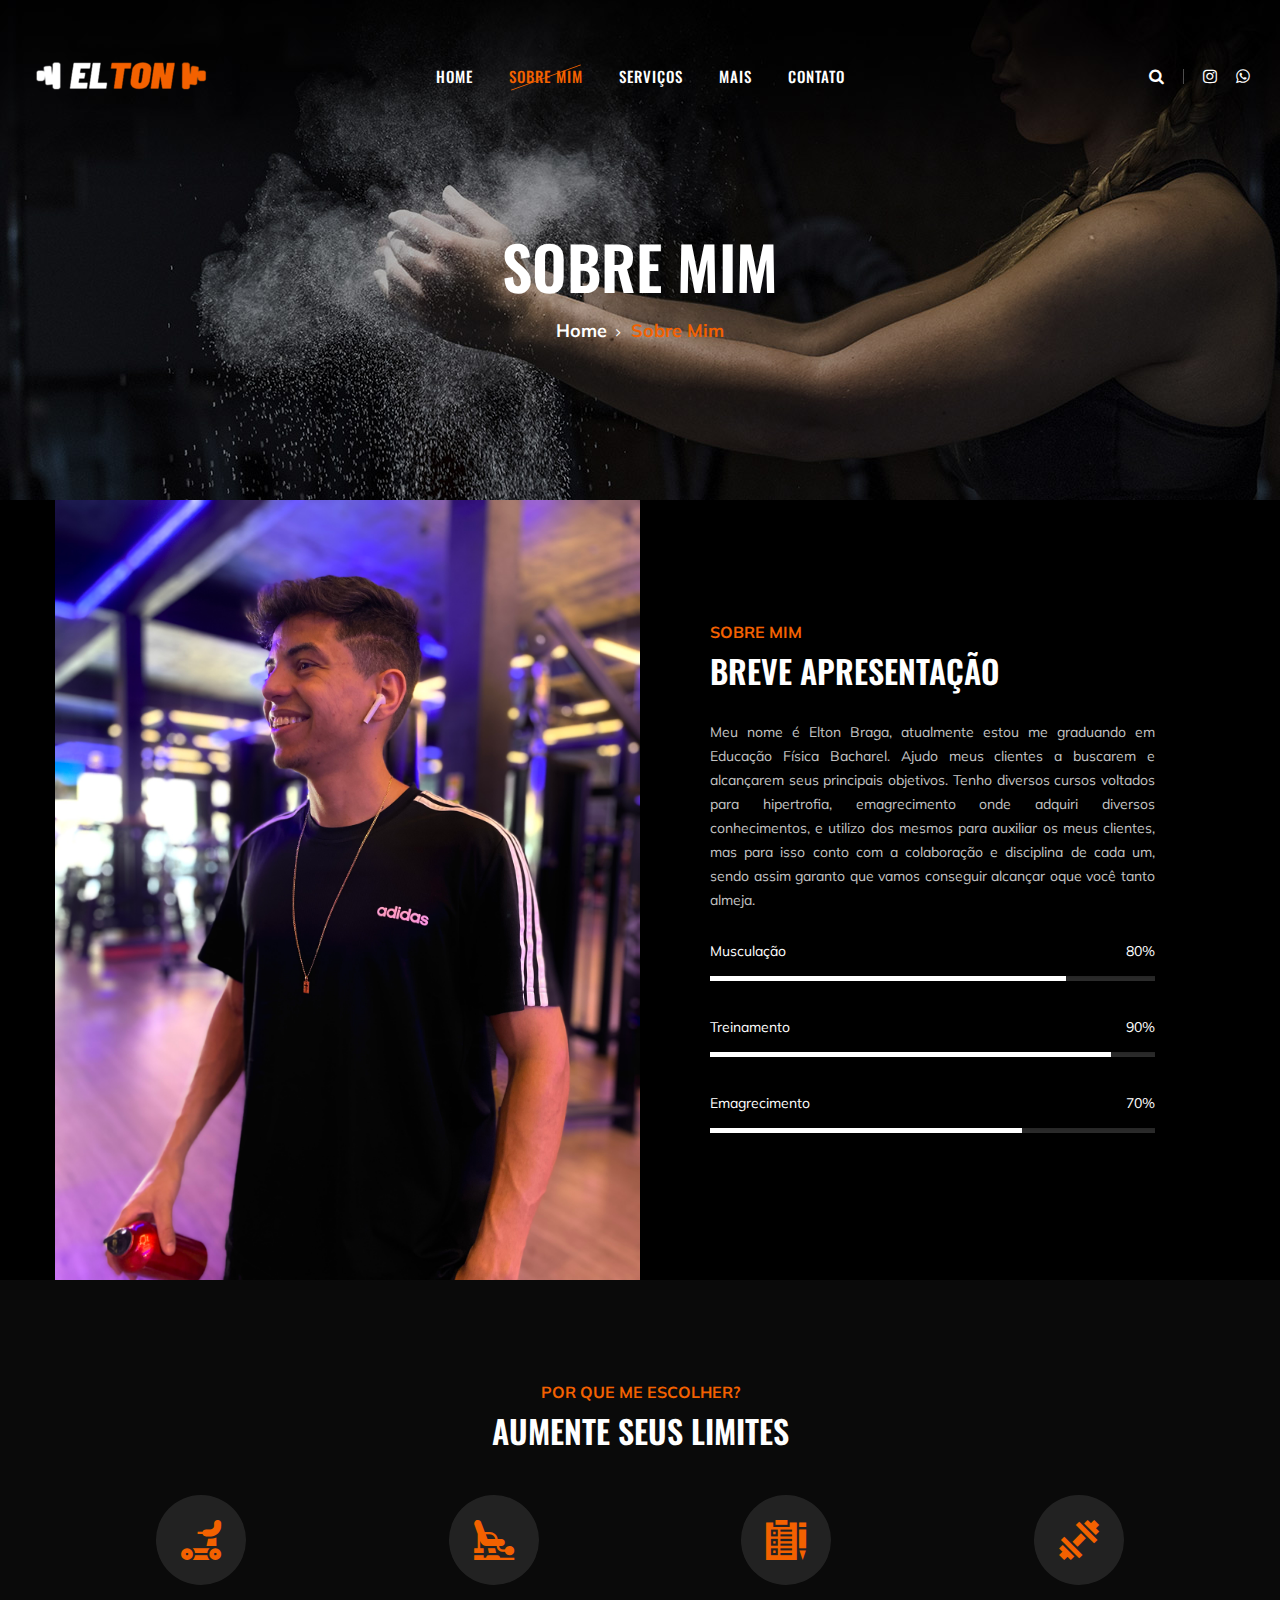
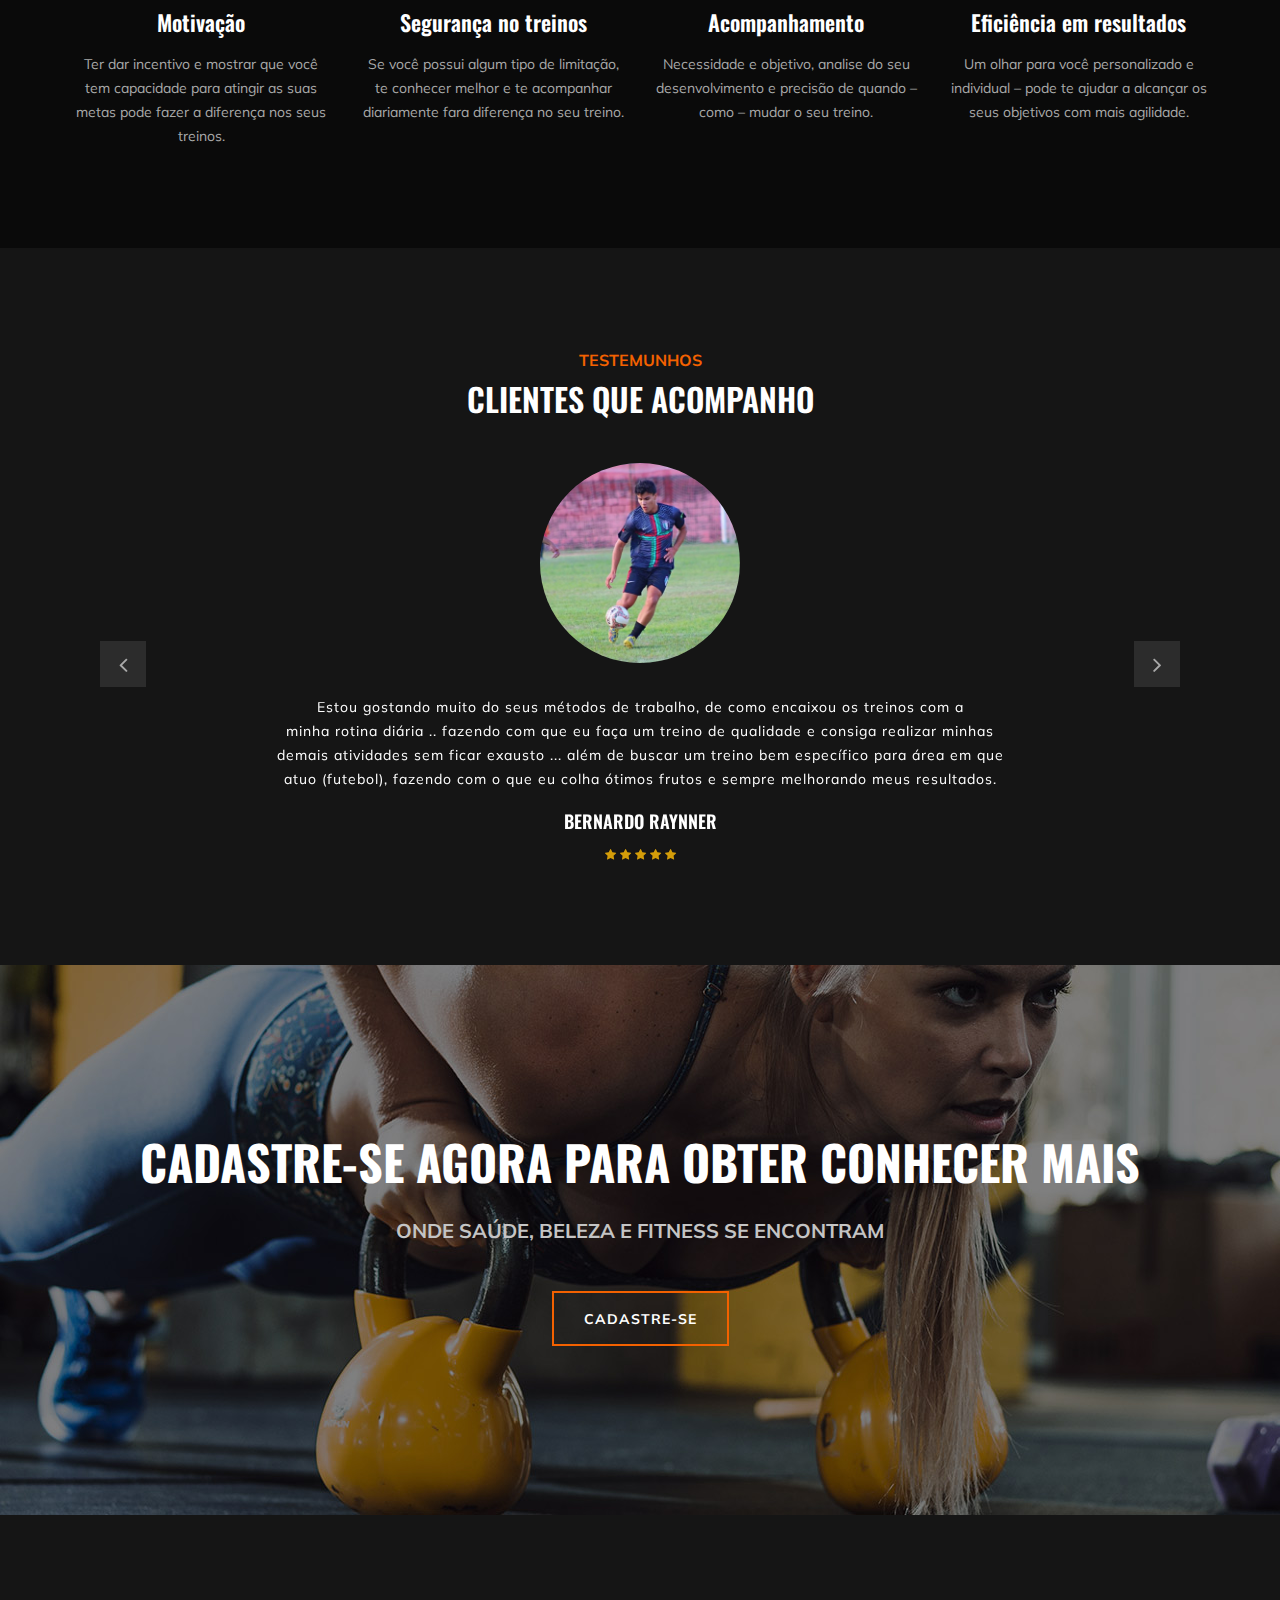
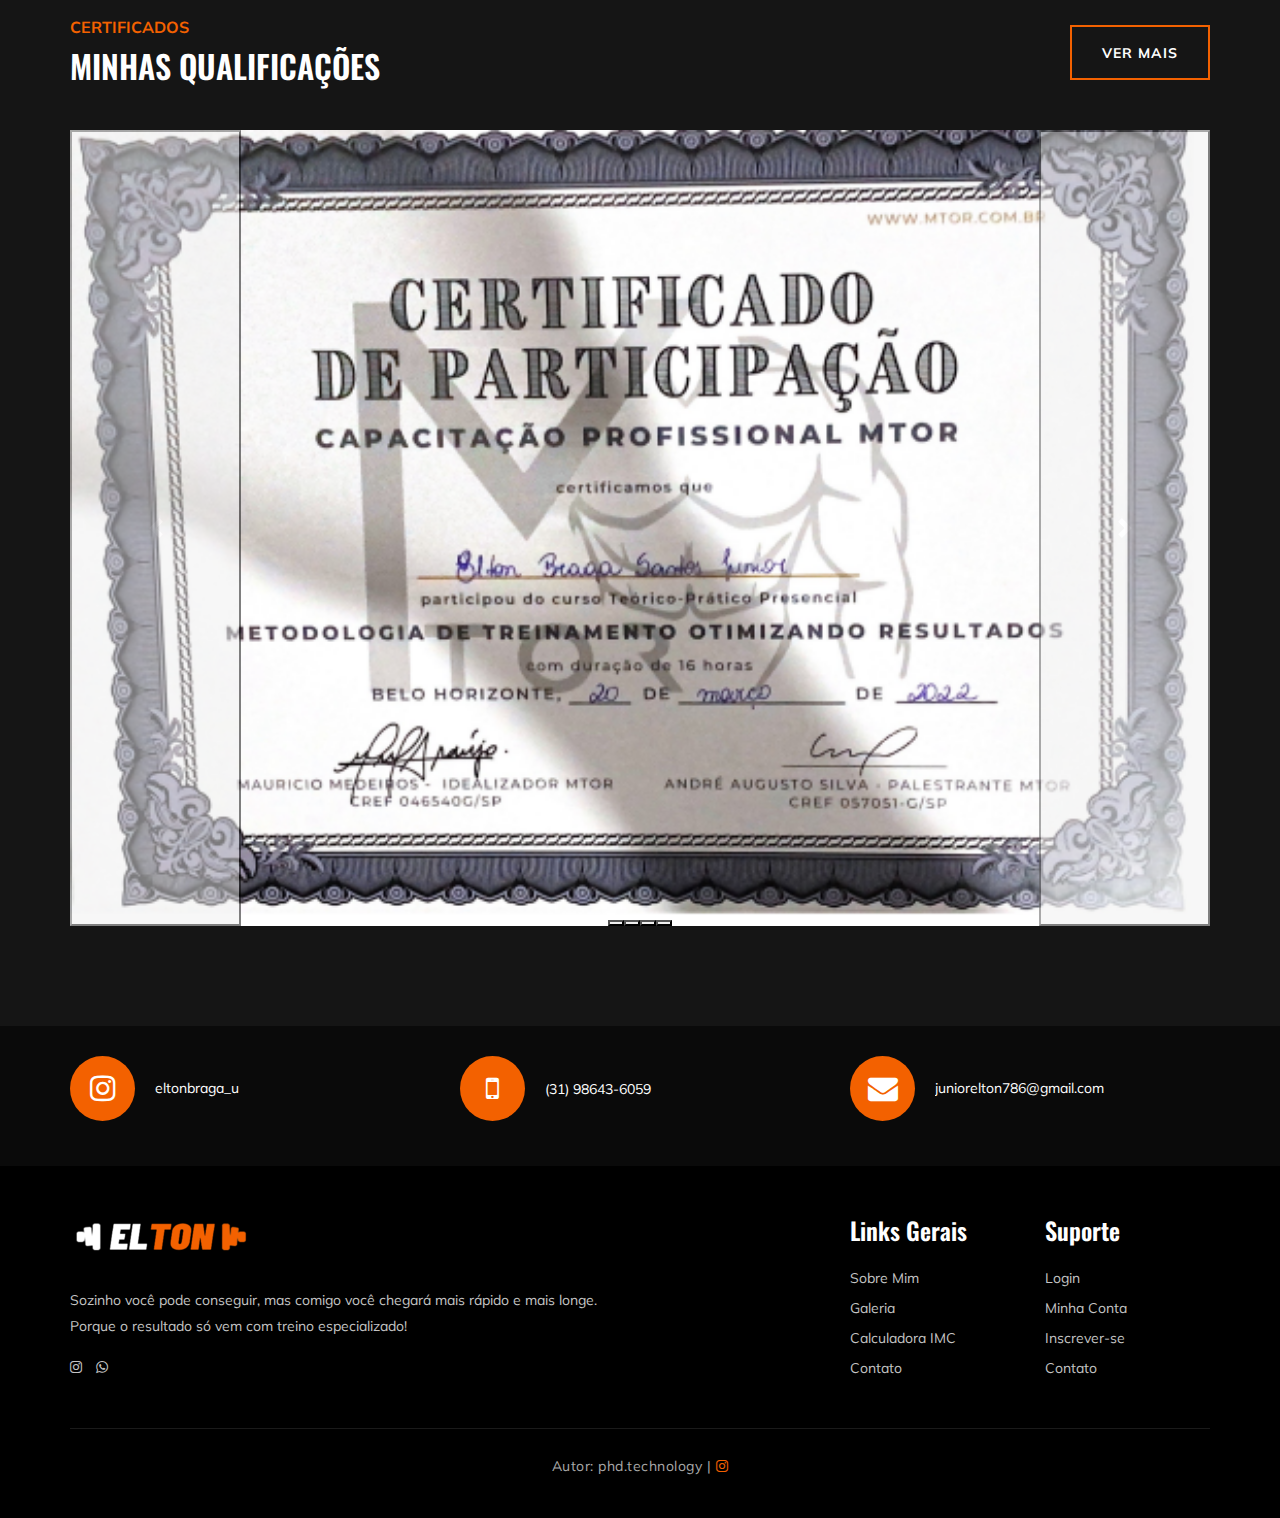
<file: sobreMim.html>
<!DOCTYPE html>
<html lang="zxx">

<head>
    <meta charset="UTF-8">
    <meta name="description" content="Gym Template">
    <meta name="keywords" content="Gym, unica, creative, html">
    <meta name="viewport" content="width=device-width, initial-scale=1.0">
    <meta http-equiv="X-UA-Compatible" content="ie=edge">
    <title>Elton Braga | Treinador Esportivo</title>

    <!-- Google Font -->
    <link href="https://fonts.googleapis.com/css?family=Muli:300,400,500,600,700,800,900&display=swap" rel="stylesheet">
    <link href="https://fonts.googleapis.com/css?family=Oswald:300,400,500,600,700&display=swap" rel="stylesheet">

    <!-- Css Styles -->
    <link rel="stylesheet" href="css/bootstrap.min.css" type="text/css">
    <link rel="stylesheet" href="css/font-awesome.min.css" type="text/css">
    <link rel="stylesheet" href="css/flaticon.css" type="text/css">
    <link rel="stylesheet" href="css/owl.carousel.min.css" type="text/css">
    <link rel="stylesheet" href="css/barfiller.css" type="text/css">
    <link rel="stylesheet" href="css/magnific-popup.css" type="text/css">
    <link rel="stylesheet" href="css/slicknav.min.css" type="text/css">
    <link rel="stylesheet" href="css/style.css" type="text/css">

</head>

<body>
    <!-- Page Preloder -->
    <div id="preloder">
        <div class="loader"></div>
    </div>

    <!-- Offcanvas Menu Section Begin -->
    <div class="offcanvas-menu-overlay"></div>
    <div class="offcanvas-menu-wrapper">
        <div class="canvas-close">
            <i class="fa fa-close"></i>
        </div>
        <div class="canvas-search search-switch">
            <i class="fa fa-search"></i>
        </div>
        <nav class="canvas-menu mobile-menu">
            <ul>
                <li><a href="./index.html">Home</a></li>
                <li><a href="./sobreMim.html">Sobre Mim</a></li>
                <li><a href="./services.html">Services</a></li>
                <li><a href="#">Mais</a>
                    <ul class="dropdown">
                        <li><a href="./sobreMim.html">Sobre Mim</a></li>
                        <li><a href="./calculadoIMC.html">Calculadora IMC</a></li>
                        <!-- <li><a href="./gallery.html">Galeria</a></li> -->
                    </ul>
                </li>
                <li><a href="./contact.html">Contato</a></li>
            </ul>
        </nav>
        <div id="mobile-menu-wrap"></div>
        <div class="canvas-social">
            <a
                href="https://api.keepo.io/redirect?event_type=open_link&continue=[base64].."><i
                    class="fa fa-instagram"></i></a>
            <a
                href="https://api.keepo.io/redirect?event_type=open_link&continue=[base64].."><i
                    class="fa fa-whatsapp"></i></a>
        </div>
    </div>
    <!-- Offcanvas Menu Section End -->

    <!-- Header Section Begin -->
    <header class="header-section">
        <div class="container-fluid">
            <div class="row">
                <div class="col-lg-3">
                    <div class="logo">
                        <a href="./index.html">
                            <img src="img/Logo_Elton_Principal.png" alt="">
                        </a>
                    </div>
                </div>
                <div class="col-lg-6">
                    <nav class="nav-menu">
                        <ul>
                            <li><a href="./index.html">Home</a></li>
                            <li class="active"><a href="./sobreMim.html">Sobre Mim</a></li>
                            <li><a href="./services.html">Serviços</a></li>
                            <li><a href="#">Mais</a>
                                <ul class="dropdown">
                                    <li class="active"><a href="./sobreMim.html">Sobre Mim</a></li>
                                    <li><a href="./calculadoraIMC.html">Calculadora IHC</a></li>
                                    <!-- <li><a href="./gallery.html">Galeria</a></li> -->
                                </ul>
                            </li>
                            <li><a href="./contact.html">Contato</a></li>
                        </ul>
                    </nav>
                </div>
                <div class="col-lg-3">
                    <div class="top-option">
                        <div class="to-search search-switch">
                            <i class="fa fa-search"></i>
                        </div>
                        <div class="to-social">
                            <a
                                href="https://api.keepo.io/redirect?event_type=open_link&continue=[base64].."><i
                                    class="fa fa-instagram"></i></a>
                            <a
                                href="https://api.keepo.io/redirect?event_type=open_link&continue=[base64].."><i
                                    class="fa fa-whatsapp"></i></a>
                        </div>
                    </div>
                </div>
            </div>
            <div class="canvas-open">
                <i class="fa fa-bars"></i>
            </div>
        </div>
    </header>
    <!-- Header End -->

    <!-- Breadcrumb Section Begin -->
    <section class="breadcrumb-section set-bg" data-setbg="img/breadcrumb-bg.jpg">
        <div class="container">
            <div class="row">
                <div class="col-lg-12 text-center">
                    <div class="breadcrumb-text">
                        <h2>Sobre Mim</h2>
                        <div class="bt-option">
                            <a href="./index.html">Home</a>
                            <span>Sobre Mim</span>
                        </div>
                    </div>
                </div>
            </div>
        </div>
    </section>
    <!-- Breadcrumb Section End -->

    <!-- Apresentacao Section Begin -->
    <section class="apresentacao-section">
        <div class="container">
            <div class="row apresentacao-conteudo">
                <div class="col-lg-6 p-0">
                    <img src="img/apresentacao/foto_elton.jpeg">
                </div>
                <div class="col-lg-6 p-0">
                    <div class="about-text">
                        <div class="section-title">
                            <span>Sobre Mim</span>
                            <h2>Breve Apresentação</h2>
                        </div>
                        <div class="at-desc">
                            <p>Meu nome é Elton Braga, atualmente estou me graduando em Educação Física Bacharel.
                                Ajudo meus clientes a buscarem e alcançarem seus principais objetivos.
                                Tenho diversos cursos voltados para hipertrofia, emagrecimento onde adquiri diversos
                                conhecimentos, e utilizo dos mesmos para auxiliar os meus clientes, mas para isso conto
                                com a colaboração e disciplina de cada um, sendo assim garanto que vamos conseguir
                                alcançar oque você tanto almeja.</p>
                        </div>
                        <div class="about-bar">
                            <div class="ab-item">
                                <p>Musculação</p>
                                <div id="bar1" class="barfiller">
                                    <span class="fill" data-percentage="80"></span>
                                    <div class="tipWrap">
                                        <span class="tip"></span>
                                    </div>
                                </div>
                            </div>
                            <div class="ab-item">
                                <p>Treinamento</p>
                                <div id="bar2" class="barfiller">
                                    <span class="fill" data-percentage="90"></span>
                                    <div class="tipWrap">
                                        <span class="tip"></span>
                                    </div>
                                </div>
                            </div>
                            <div class="ab-item">
                                <p>Emagrecimento</p>
                                <div id="bar3" class="barfiller">
                                    <span class="fill" data-percentage="70"></span>
                                    <div class="tipWrap">
                                        <span class="tip"></span>
                                    </div>
                                </div>
                            </div>
                        </div>
                    </div>
                </div>
            </div>
        </div>
    </section>
    <!-- Apresentacao Section End -->

    <!-- ChoseUs Section Begin -->
    <section class="choseus-section spad">
        <div class="container">
            <div class="row">
                <div class="col-lg-12">
                    <div class="section-title">
                        <span>Por que me escolher?</span>
                        <h2>AUMENTE SEUS LIMITES</h2>
                    </div>
                </div>
            </div>
            <div class="row">
                <div class="col-lg-3 col-sm-6">
                    <div class="cs-item">
                        <span class="flaticon-038-treadmill"></span>
                        <h4>Motivação</h4>
                        <p>Ter dar incentivo e mostrar que você tem capacidade para atingir as suas metas
                            pode fazer a diferença nos seus treinos.</p>
                    </div>
                </div>
                <div class="col-lg-3 col-sm-6">
                    <div class="cs-item">
                        <span class="flaticon-031-workout"></span>
                        <h4>Segurança no treinos</h4>
                        <p>Se você possui algum tipo de limitação, te conhecer melhor e te acompanhar
                            diariamente fara diferença no seu treino.
                        </p>
                    </div>
                </div>
                <div class="col-lg-3 col-sm-6">
                    <div class="cs-item">
                        <span class="flaticon-005-clipboard"></span>
                        <h4>Acompanhamento</h4>
                        <p>Necessidade e objetivo, analise do seu
                            desenvolvimento e precisão de quando – como – mudar o seu treino.</p>
                    </div>
                </div>
                <div class="col-lg-3 col-sm-6">
                    <div class="cs-item">
                        <span class="flaticon-002-dumbell"></span>
                        <h4>Eficiência em resultados</h4>
                        <p>Um olhar para você personalizado e individual – pode te ajudar a alcançar
                            os seus objetivos com mais agilidade.</p>
                    </div>
                </div>
            </div>
        </div>
    </section>
    <!-- ChoseUs Section End -->

<!-- Testimonial Section Begin -->
<section class="testimonial-section spad">
    <div class="container">
        <div class="row">
            <div class="col-lg-12">
                <div class="section-title">
                    <span>Testemunhos</span>
                    <h2>Clientes que acompanho</h2>
                </div>
            </div>
        </div>
        <div class="ts_slider owl-carousel">
            <div class="ts_item">
                <div class="row">
                    <div class="col-lg-12 text-center">
                        <div class="ti_pic">
                            <img src="img/testimonial/Testemunho-1.jpeg" alt="">
                        </div>
                        <div class="ti_text">
                            <p>Estou gostando muito do seus métodos de trabalho, de como encaixou os treinos com a
                                <br /> minha rotina diária .. fazendo com que eu faça um treino de qualidade e
                                consiga realizar minhas <br /> demais atividades sem ficar exausto ... além de
                                buscar um
                                treino bem específico para área em que <br /> atuo (futebol), fazendo com o que eu
                                colha
                                ótimos frutos e sempre melhorando meus resultados.
                            </p>
                            <h5>Bernardo Raynner</h5>
                            <div class="tt-rating">
                                <i class="fa fa-star"></i>
                                <i class="fa fa-star"></i>
                                <i class="fa fa-star"></i>
                                <i class="fa fa-star"></i>
                                <i class="fa fa-star"></i>
                            </div>
                        </div>
                    </div>
                </div>
            </div>
            <div class="ts_item">
                <div class="row">
                    <div class="col-lg-12 text-center">
                        <div class="ti_pic">
                            <img src="img/testimonial/Testemunho-2.jpeg" alt="">
                        </div>
                        <div class="ti_text">
                            <p>Desde que comecei tenho sentido bastante diferença, sinto que evolui muito em questão
                                de carga e <br /> execução dos exercícios, e sinto também também que apesar do pouco
                                tempo vejo uma diferença <br /> bem boa em relação a estética. Enfim, só tenho
                                elogios.</p>
                            <h5>Ana</h5>
                            <div class="tt-rating">
                                <i class="fa fa-star"></i>
                                <i class="fa fa-star"></i>
                                <i class="fa fa-star"></i>
                                <i class="fa fa-star"></i>
                                <i class="fa fa-star"></i>
                            </div>
                        </div>
                    </div>
                </div>
            </div>
            <div class="ts_item">
                <div class="row">
                    <div class="col-lg-12 text-center">
                        <div class="ti_pic">
                            <img src="img/testimonial/Testemunho-3.jpeg" alt="">
                        </div>
                        <div class="ti_text">
                            <p>Com a consultoria online pude entender melhor como realizar um excelente treino,
                                vendo o que não pode ser feito <br />ao realizar o exercício, sendo assim feito de
                                melhor
                                qualidade atingindo meus objetivos, músculos a ser trabalhados.<br /> Também
                                proporcionou
                                uma melhor alimentação para meu treino. Estou muito satisfeito com o trabalho de
                                consultoria,<br /> posso tirar minhas dúvidas, e sempre melhorar no que é preciso
                                para ter
                                um excelente resultado.</p>
                            <h5>Wisley</h5>
                            <div class="tt-rating">
                                <i class="fa fa-star"></i>
                                <i class="fa fa-star"></i>
                                <i class="fa fa-star"></i>
                                <i class="fa fa-star"></i>
                                <i class="fa fa-star"></i>
                            </div>
                        </div>
                    </div>
                </div>
            </div>
        </div>
    </div>
</section>
<!-- Testimonial Section End -->


    <!-- Banner Section Begin -->
    <section class="banner-section set-bg" data-setbg="img/banner-bg.jpg">
        <div class="container">
            <div class="row">
                <div class="col-lg-12 text-center">
                    <div class="bs-text">
                        <h2>CADASTRE-SE AGORA PARA OBTER CONHECER MAIS</h2>
                        <div class="bt-tips">ONDE SAÚDE, BELEZA E FITNESS SE ENCONTRAM</div>
                        <a href="#" class="primary-btn  btn-normal">CADASTRE-SE</a>
                    </div>
                </div>
            </div>
        </div>
    </section>
    <!-- Banner Section End -->

     <!-- Certificado Section Begin -->
     <section class="certificado-section spad">
        <div class="container">
            <div class="row">
                <div class="col-lg-12">
                    <div class="certificado-title">
                        <div class="section-title">
                            <span>Certificados</span>
                            <h2>minhas qualificações</h2>
                        </div>
                        <a href="#" class="primary-btn btn-normal appoinment-btn">ver mais</a>
                    </div>
                </div>
            </div>

            <div id="carouselExampleIndicators" class="carousel slide" data-bs-ride="true">
                <div class="carousel-indicators">
                    <button type="button" data-bs-target="#carouselExampleIndicators" data-bs-slide-to="0"
                        class="active" aria-current="true" aria-label="Slide 1"></button>
                    <button type="button" data-bs-target="#carouselExampleIndicators" data-bs-slide-to="1"
                        aria-label="Slide 2"></button>
                    <button type="button" data-bs-target="#carouselExampleIndicators" data-bs-slide-to="2"
                        aria-label="Slide 3"></button>
                    <button type="button" data-bs-target="#carouselExampleIndicators" data-bs-slide-to="3"
                        aria-label="Slide 4"></button>
                </div>
                <div class="carousel-inner">
                    <div class="carousel-item active">
                        <img src="img/certificados/Certificado_Metodologia_1.png" class="d-block w-100" alt="...">
                    </div>
                    <div class="carousel-item">
                        <img src="img/certificados/Certificado_Breno_Agosto.png" class="d-block w-100" alt="...">
                    </div>
                    <div class="carousel-item">
                        <img src="img/certificados/Certificado_Treinamento_Mulheres.png" class="d-block w-100"
                            alt="...">
                    </div>
                    <div class="carousel-item">
                        <img src="img/certificados/Certificado_Metodologia_2.png" class="d-block w-100" alt="...">
                    </div>
                </div>
                <button class="carousel-control-prev" type="button" data-bs-target="#carouselExampleIndicators"
                    data-bs-slide="prev">
                    <span class="carousel-control-prev-icon" aria-hidden="true"></span>
                    <span class="visually-hidden"></span>
                </button>
                <button class="carousel-control-next" type="button" data-bs-target="#carouselExampleIndicators"
                    data-bs-slide="next">
                    <span class="carousel-control-next-icon" aria-hidden="true"></span>
                    <span class="visually-hidden"></span>
                </button>
            </div>

        </div>
    </section>
    <!-- Certificado Section End -->

    <!-- Get In Touch Section Begin -->
    <div class="gettouch-section">
        <div class="container">
            <div class="row">
                <div class="col-md-4">
                    <div class="gt-text email">
                        <i class="fa fa-instagram"></i>
                        <a href="https://www.instagram.com/eltonbraga_u/">
                            <p>eltonbraga_u</p>
                        </a>
                    </div>
                </div>
                <div class="col-md-4">
                    <div class="gt-text">
                        <i class="fa fa-mobile"></i>
                        <ul>
                            <li>(31) 98643-6059</li>
                        </ul>
                    </div>
                </div>
                <div class="col-md-4">
                    <div class="gt-text email">
                        <i class="fa fa-envelope"></i>
                        <p>juniorelton786@gmail.com</p>
                    </div>
                </div>
            </div>
        </div>
    </div>
    <!-- Get In Touch Section End -->

    <!-- Footer Section Begin -->
    <section class="footer-section">
        <div class="container">
            <div class="container-footer">
                <div class="row">
                    <div class="col-lg-6">
                        <div class="fs-about">
                            <div class="fa-logo">
                                <a href="#"><img src="img/Logo_Elton_Principal.png" alt=""></a>
                            </div>
                            <p>Sozinho você pode conseguir, mas comigo você chegará mais rápido e mais longe. Porque o
                                resultado só vem com treino especializado! </p>
                            <div class="fa-social">
                                <a href="https://www.instagram.com/eltonbraga_u/"><i class="fa fa-instagram"></i></a>
                                <a
                                    href="https://api.keepo.io/redirect?event_type=open_link&continue=[base64].."><i
                                        class="fa fa-whatsapp"></i></a>
                            </div>
                        </div>
                    </div>
                    <div class="col-lg-2"></div>
                    <div class="col-lg-2 col-md-3 col-sm-6">
                        <div class="fs-widget">
                            <h4>Links Gerais</h4>
                            <ul>
                                <li><a href="sobreMim.html">Sobre Mim</a></li>
                                <li><a href="gallery.html">Galeria</a></li>
                                <li><a href="calculadoraIMC.html">Calculadora IMC</a></li>
                                <li><a href="contact.html">Contato</a></li>
                            </ul>
                        </div>
                    </div>
                    <div class="col-lg-2 col-md-3 col-sm-6">
                        <div class="fs-widget">
                            <h4>Suporte</h4>
                            <ul>
                                <li><a href="#">Login</a></li>
                                <li><a href="#">Minha Conta</a></li>
                                <li><a href="#">Inscrever-se</a></li>
                                <li><a href="contact.html">Contato</a></li>
                            </ul>
                        </div>
                    </div>
                </div>
                <div class="row">
                    <div class="col-lg-12 text-center">
                        <div class="copyright-text">
                            <p>
                                <!-- Link instagram página do autor -->
                                Autor: phd.technology | <a href="https://www.instagram.com/phd.technology/"><i
                                        class="fa fa-instagram"></i></a>
                            </p>
                        </div>
                    </div>
                </div>
            </div>
        </div>
    </section>
    <!-- Footer Section End -->

    <!-- Search model Begin -->
    <div class="search-model">
        <div class="h-100 d-flex align-items-center justify-content-center">
            <div class="search-close-switch">+</div>
            <form class="search-model-form">
                <input type="text" id="search-input" placeholder="Search here.....">
            </form>
        </div>
    </div>
    <!-- Search model end -->

    <!-- Js Plugins -->
    <script src="js/jquery-3.3.1.min.js"></script>
    <script src="js/bootstrap.min.js"></script>
    <script src="js/jquery.magnific-popup.min.js"></script>
    <script src="js/masonry.pkgd.min.js"></script>
    <script src="js/jquery.barfiller.js"></script>
    <script src="js/jquery.slicknav.js"></script>
    <script src="js/owl.carousel.min.js"></script>
    <script src="js/main.js"></script>


</body>

</html>
</file>
<file: css/flaticon.css>
/*
  	Flaticon icon font: Flaticon
  	Creation date: 19/02/2019 07:27
  	*/

@font-face {
  font-family: "Flaticon";
  src: url("../fonts/Flaticon.eot");
  src: url("../fonts/Flaticon.eot?#iefix") format("embedded-opentype"),
       url("../fonts/Flaticon.woff2") format("woff2"),
       url("../fonts/Flaticon.woff") format("woff"),
       url("../fonts/Flaticon.ttf") format("truetype"),
       url("../fonts/Flaticon.svg#Flaticon") format("svg");
  font-weight: normal;
  font-style: normal;
}

@media screen and (-webkit-min-device-pixel-ratio:0) {
  @font-face {
    font-family: "Flaticon";
    src: url("../fonts/Flaticon.svg#Flaticon") format("svg");
  }
}

[class^="flaticon-"]:before, [class*=" flaticon-"]:before,
[class^="flaticon-"]:after, [class*=" flaticon-"]:after {   
  font-family: Flaticon;
  font-size: 40px;
  font-style: normal;
  margin-left: 0;
}

.flaticon-001-mattress:before { content: "\f100"; }
.flaticon-002-dumbell:before { content: "\f101"; }
.flaticon-003-weight:before { content: "\f102"; }
.flaticon-004-measuring-tape:before { content: "\f103"; }

/* prancheta */
.flaticon-005-clipboard:before { content: "\f104"; } 
/* Peso */
.flaticon-006-weight-1:before { content: "\f105"; }
/* Aneis */
.flaticon-007-rings:before { content: "\f106"; }weight
/* Calendario */
.flaticon-008-calendar:before { content: "\f107"; }
/* Relogio digital */
.flaticon-009-smartwatch:before { content: "\f108"; }
/* Armario */
.flaticon-010-lockers:before { content: "\f109"; }
/* Bola de boxe */
.flaticon-011-punching-ball:before { content: "\f10a"; }balance
/* Sacola */
.flaticon-012-bag:before { content: "\f10b"; }mattress

.flaticon-013-balance:before { content: "\f10c"; }

.flaticon-014-heart-beat:before { content: "\f10d"; }

.flaticon-015-proteins:before { content: "\f10e"; }

/* Ginastica - bola */
.flaticon-016-fitness:before { content: "\f10f"; }

.flaticon-017-pull-up-bar:before { content: "\f110"; }

.flaticon-018-scale:before { content: "\f111"; }
.flaticon-019-bands:before { content: "\f112"; }
/* Celular */
.flaticon-020-smartphone:before { content: "\f113"; }
/* Camisa */
.flaticon-021-tshirt:before { content: "\f114"; }
/* Bermuda */
.flaticon-022-short:before { content: "\f115"; }
/* Halteres */
.flaticon-023-dumbbells:before { content: "\f116"; }
/* pular corda */
.flaticon-024-jumping-rope:before { content: "\f117"; }

.flaticon-025-fitness-1:before { content: "\f118"; }
.flaticon-026-gym:before { content: "\f119"; }

.flaticon-027-fitness-2:before { content: "\f11a"; }

.flaticon-028-weightlifting:before { content: "\f11b"; }
.flaticon-029-wheel:before { content: "\f11c"; }
.flaticon-030-dumbbells-1:before { content: "\f11d"; }
.flaticon-031-workout:before { content: "\f11e"; }
.flaticon-032-bottle:before { content: "\f11f"; }
.flaticon-033-juice:before { content: "\f120"; }
.flaticon-034-stationary-bike:before { content: "\f121"; }
.flaticon-035-punching-ball-1:before { content: "\f122"; }
.flaticon-036-timer:before { content: "\f123"; }

.flaticon-037-medal:before { content: "\f124"; }
/* esteira */
.flaticon-038-treadmill:before { content: "\f125"; }
.flaticon-039-syringe:before { content: "\f126"; }
.flaticon-040-whistle:before { content: "\f127"; }
.flaticon-041-chest:before { content: "\f128"; }
.flaticon-042-pills:before { content: "\f129"; }
.flaticon-043-mp3:before { content: "\f12a"; }
.flaticon-044-no-smoking:before { content: "\f12b"; }

.flaticon-045-boxing-gloves:before { content: "\f12c"; }
/* luvas */
.flaticon-046-gloves:before { content: "\f12d"; }

.flaticon-047-buck:before { content: "\f12e"; }
/* capacete */
.flaticon-048-headgear:before { content: "\f12f"; }
/* aperto de mão */
.flaticon-049-hand-grip:before { content: "\f130"; }
.flaticon-050-no-fast-food:before { content: "\f131"; }
</file>
<file: css/barfiller.css>
body {
    font-family: Arial;
}

.barfiller {
    width:100%;
    height:12px;
    background:#fcfcfc;
    border:1px solid #ccc;
    position:relative;
    margin-bottom:20px;
    box-shadow: inset 1px 4px 9px -6px rgba(0,0,0,.5); 
    -moz-box-shadow: inset 1px 4px 9px -6px rgba(0,0,0,.5); 
}

.barfiller .fill {
    display:block;
    position:relative;
    width:0px;
    height:100%;
    background:#333;
    z-index:1;
}

.barfiller .tipWrap {
    display:none;
}

.barfiller .tip {
    margin-top:-30px;
    padding:2px 4px;
    font-size:11px;
    color:#fff;
    left:0px;
    position: relative;;
    z-index:2;
    background: #333;
} 

.barfiller .tip:after {
    border:solid;
    border-color:rgba(0,0,0,.8) transparent;
    border-width:6px 6px 0 6px;
    content:"";
    display:block;
    position:absolute;
    left:9px;
    top:100%;
    z-index:9
}
</file>
<file: css/style.css>
/******************************************************************
  Template Name: Gym
  Description:  Gym Fitness HTML Template
  Author: Colorlib
  Author URI: https://colorlib.com
  Version: 1.0
  Created: Colorlib
******************************************************************/

/*------------------------------------------------------------------
[Table of contents]

1.  Template default CSS
	1.1	Variables
	1.2	Mixins
	1.3	Flexbox
	1.4	Reset
2.  Helper Css
3.  Header Section
4.  Hero Section
5.  Service Section
6.  Class Section
7.  Price Plan Section
8.  Trainer Section
9.  Contact
10.  Footer Style

-------------------------------------------------------------------*/

/*----------------------------------------*/

/* Template default CSS
/*----------------------------------------*/

html,
body {
	height: 100%;
	font-family: "Muli", sans-serif;
	-webkit-font-smoothing: antialiased;
	font-smoothing: antialiased;
}

h1,
h2,
h3,
h4,
h5,
h6 {
	margin: 0;
	color: #111111;
	font-weight: 400;
	font-family: "Oswald", sans-serif;
}

h1 {
	font-size: 70px;
}

h2 {
	font-size: 36px;
}

h3 {
	font-size: 30px;
}

h4 {
	font-size: 24px;
}

h5 {
	font-size: 18px;
}

h6 {
	font-size: 16px;
}

p {
	font-size: 14px;
	font-family: "Muli", sans-serif;
	color: #a9a9a9;
	font-weight: 400;
	line-height: 24px;
	margin: 0 0 15px 0;
}

img {
	max-width: 100%;
}

input:focus,
select:focus,
button:focus,
textarea:focus {
	outline: none;
}

a:hover,
a:focus {
	text-decoration: none;
	outline: none;
	color: #fff;
}

ul,
ol {
	padding: 0;
	margin: 0;
}

/*---------------------
  Helper CSS
-----------------------*/

.section-title {
	margin-bottom: 45px;
	text-align: center;
}

.section-title span {
	font-size: 16px;
	color: #f36100;
	text-transform: uppercase;
	font-weight: 700;
}

.section-title h2 {
	color: #ffffff;
	font-size: 32px;
	font-weight: 600;
	text-transform: uppercase;
	margin-top: 8px;
}

.set-bg {
	background-repeat: no-repeat;
	background-size: cover;
	background-position: top center;
}

.spad {
	padding-top: 100px;
	padding-bottom: 100px;
}

.spad-2 {
	padding-top: 50px;
	padding-bottom: 70px;
}

.text-white h1,
.text-white h2,
.text-white h3,
.text-white h4,
.text-white h5,
.text-white h6,
.text-white p,
.text-white span,
.text-white li,
.text-white a {
	color: #fff;
}

/* buttons */

.primary-btn {
	display: inline-block;
	font-size: 14px;
	padding: 17px 30px 16px;
	color: #ffffff;
	background: #f36100;
	line-height: normal;
	letter-spacing: 1px;
	text-transform: uppercase;
	font-weight: 700;
}

.primary-btn.btn-normal {
	-webkit-transition: all 0.3s;
	-o-transition: all 0.3s;
	transition: all 0.3s;
}

.primary-btn.btn-normal:hover {
	background: #f36100;
	border-color: #f36100;
}

/* Preloder */

#preloder {
	position: fixed;
	width: 100%;
	height: 100%;
	top: 0;
	left: 0;
	z-index: 999999;
	background: #000;
}

.loader {
	width: 40px;
	height: 40px;
	position: absolute;
	top: 50%;
	left: 50%;
	margin-top: -13px;
	margin-left: -13px;
	border-radius: 60px;
	animation: loader 0.8s linear infinite;
	-webkit-animation: loader 0.8s linear infinite;
}

@keyframes loader {
	0% {
		-webkit-transform: rotate(0deg);
		transform: rotate(0deg);
		border: 4px solid #f44336;
		border-left-color: transparent;
	}
	50% {
		-webkit-transform: rotate(180deg);
		transform: rotate(180deg);
		border: 4px solid #673ab7;
		border-left-color: transparent;
	}
	100% {
		-webkit-transform: rotate(360deg);
		transform: rotate(360deg);
		border: 4px solid #f44336;
		border-left-color: transparent;
	}
}

@-webkit-keyframes loader {
	0% {
		-webkit-transform: rotate(0deg);
		border: 4px solid #f44336;
		border-left-color: transparent;
	}
	50% {
		-webkit-transform: rotate(180deg);
		border: 4px solid #673ab7;
		border-left-color: transparent;
	}
	100% {
		-webkit-transform: rotate(360deg);
		border: 4px solid #f44336;
		border-left-color: transparent;
	}
}

.spacial-controls {
	position: fixed;
	width: 111px;
	height: 91px;
	top: 0;
	right: 0;
	z-index: 999;
}

.spacial-controls .search-switch {
	display: block;
	height: 100%;
	padding-top: 30px;
	background: #323232;
	text-align: center;
	cursor: pointer;
}

.search-model {
	display: none;
	position: fixed;
	width: 100%;
	height: 100%;
	left: 0;
	top: 0;
	background: #000;
	z-index: 99999;
}

.search-model-form {
	padding: 0 15px;
}

.search-model-form input {
	width: 500px;
	font-size: 40px;
	border: none;
	border-bottom: 2px solid #333;
	background: none;
	color: #999;
}

.search-close-switch {
	position: absolute;
	width: 50px;
	height: 50px;
	background: #333;
	color: #fff;
	text-align: center;
	border-radius: 50%;
	font-size: 28px;
	line-height: 28px;
	top: 30px;
	cursor: pointer;
	-webkit-transform: rotate(45deg);
	-ms-transform: rotate(45deg);
	transform: rotate(45deg);
	display: -webkit-box;
	display: -ms-flexbox;
	display: flex;
	-webkit-box-align: center;
	-ms-flex-align: center;
	align-items: center;
	-webkit-box-pack: center;
	-ms-flex-pack: center;
	justify-content: center;
}

/*---------------------
  Header
-----------------------*/


.header-section {
	position: absolute;
	left: 0;
	top: 0;
	width: 100%;
	padding: 0 15px;
	padding-top: 55px;
	z-index: 99;
}

.logo a {
	display: inline-block;
}

.nav-menu {
	text-align: center;
}

.nav-menu ul li {
	list-style: none;
	display: inline-block;
	margin-right: 32px;
	position: relative;
	z-index: 1;
}

.nav-menu ul li .dropdown {
	position: absolute;
	left: -30px;
	top: 58px;
	width: 180px;
	background: #252525;
	z-index: 99;
	text-align: left;
	padding: 13px 0 20px;
	opacity: 0;
	visibility: hidden;
	-webkit-transition: all 0.3s;
	-o-transition: all 0.3s;
	transition: all 0.3s;
}

.nav-menu ul li .dropdown li {
	margin-right: 0;
	display: block;
}

.nav-menu ul li .dropdown li a {
	display: block;
	text-transform: none;
	padding: 6px 0 6px 30px;
	font-weight: 400;
}

.nav-menu ul li .dropdown li a:after {
	display: none;
}

.nav-menu ul li:last-child {
	margin-right: 0;
}

.nav-menu ul li.active>a {
	color: #f36100;
}

.nav-menu ul li.active>a:after {
	opacity: 1;
}

.nav-menu ul li:hover>a {
	color: #f36100;
}

.nav-menu ul li:hover>a:after {
	opacity: 1;
}

.nav-menu ul li:hover .dropdown {
	opacity: 1;
	visibility: visible;
}

.nav-menu ul li a {
	color: #ffffff;
	display: block;
	font-size: 15px;
	font-weight: 500;
	text-transform: uppercase;
	letter-spacing: 1px;
	font-family: "Oswald", sans-serif;
	padding: 10px 0px;
	position: relative;
	-webkit-transition: all 0.3s;
	-o-transition: all 0.3s;
	transition: all 0.3s;
}

.nav-menu ul li a:after {
	position: absolute;
	left: 0;
	top: 22px;
	height: 1px;
	width: 100%;
	background: #f36100;
	content: "";
	-webkit-transform: rotate(-20deg);
	-ms-transform: rotate(-20deg);
	transform: rotate(-20deg);
	opacity: 0;
	-webkit-transition: all 0.3s;
	-o-transition: all 0.3s;
	transition: all 0.3s;
}

.top-option {
	text-align: right;
	padding: 9px 0;
}

.top-option .to-search {
	display: inline-block;
	padding-right: 20px;
	position: relative;
}

.top-option .to-search:after {
	position: absolute;
	right: 0;
	top: 5px;
	height: 15px;
	width: 1px;
	background: rgba(255, 255, 255, 0.3);
	content: "";
}

.top-option .to-search i {
	font-size: 16px;
	color: #ffffff;
	cursor: pointer;
}

.top-option .to-social {
	display: inline-block;
}

.top-option .to-social a {
	display: inline-block;
	color: #ffffff;
	font-size: 16px;
	margin-left: 15px;
}

.offcanvas-menu-wrapper {
	display: none;
}

.canvas-open {
	display: none;
}

/*---------------------
  Hero Section
-----------------------*/

.hs-slider.owl-carousel .owl-item.active .hs-item .hi-text span {
	position: relative;
	top: 0;
	-webkit-transition: all 0.2s ease 0.2s;
	-o-transition: all 0.2s ease 0.2s;
	transition: all 0.2s ease 0.2s;
	opacity: 1;
}


.hs-slider.owl-carousel .owl-item.active .hs-item .hi-text h1 {
	position: relative;
	top: 0;
	-webkit-transition: all 0.4s ease 0.4s;
	-o-transition: all 0.4s ease 0.4s;
	transition: all 0.4s ease 0.4s;
	opacity: 1;
}

.hs-slider.owl-carousel .owl-item.active .hs-item .hi-text .primary-btn {
	position: relative;
	top: 0;
	-webkit-transition: all 0.6s ease 0.6s;
	-o-transition: all 0.6s ease 0.6s;
	transition: all 0.6s ease 0.6s;
	opacity: 1;
}

.hs-slider.owl-carousel .owl-nav button {
	height: 46px;
	width: 46px;
	color: #a9a9a9;
	background: rgba(255, 255, 255, 0.1);
	line-height: 46px;
	text-align: center;
	position: absolute;
	font-size: 24px;
	left: 30px;
	top: 50%;
	-webkit-transform: translateY(-23px);
	-ms-transform: translateY(-23px);
	transform: translateY(-23px);
}

.hs-slider.owl-carousel .owl-nav button.owl-next {
	left: auto;
	right: 30px;
}

.hs-slider .hs-item {
	height: 1040px;
	display: -webkit-box;
	display: -ms-flexbox;
	display: flex;
	-ms-flex-line-pack: center;
	align-content: center;
	padding-top: 355px;
}

.hs-slider .hs-item .hi-text span {
	display: block;
	font-size: 18px;
	color: #ffffff;
	text-transform: uppercase;
	font-weight: 700;
	letter-spacing: 6px;
	margin-bottom: 18px;
	position: relative;
	top: 100px;
	opacity: 0;
}

.hs-slider .hs-item .hi-text h1 {
	font-size: 80px;
	color: #ffffff;
	font-weight: 700;
	text-transform: uppercase;
	line-height: 90px;
	margin-bottom: 42px;
	position: relative;
	top: 100px;
	opacity: 0;
}

.hs-slider .hs-item .hi-text h1 strong {
	color: #f36100;
}

.hs-slider .hs-item .hi-text h3 {
	color: white;
	top: -50px;
	margin-top: -30px;
}

.hs-slider .hs-item .hi-text .primary-btn {
	position: relative;
	top: 100px;
	opacity: 0;
}

.treinadorEsportivo {
	margin-bottom: 20px;
}

/*---------------------
  Apresentacao Section
-----------------------*/
.apresentacao-section {
	background: #000000;
}

.apresentacao-conteudo {
	
}

/*---------------------
  ChoseUs Section
-----------------------*/

.choseus-section {
	background: #0a0a0a;
	padding-bottom: 70px;
}

.cs-item {
	text-align: center;
	margin-bottom: 30px;
}

.cs-item:hover span {
	background: #f36100;
	color: #ffffff;
}

.cs-item span {
	height: 90px;
	width: 90px;
	background: rgba(255, 255, 255, 0.1);
	border-radius: 50%;
	display: inline-block;
	color: #f36100;
	line-height: 90px;
	text-align: center;
	-webkit-transition: all 0.3s;
	-o-transition: all 0.3s;
	transition: all 0.3s;
}

.cs-item h4 {
	color: #ffffff;
	font-size: 22px;
	font-weight: 600;
	margin-top: 24px;
	margin-bottom: 16px;
}

/*---------------------
  Classes Section
-----------------------*/

.classes-section {
	background: #151515;
	padding-bottom: 80px;
}

.classes-section .section-title {
	margin-bottom: 35px;
}

.class-item {
	overflow: hidden;
	margin-bottom: 30px;
}

.class-item .ci-pic img {
	min-width: 100%;
}

.class-item .ci-text {
	background: #0a0a0a;
	position: relative;
	padding: 10px 30px 26px 30px;
	z-index: 1;
}

.class-item .ci-text:after {
	position: absolute;
	left: -5px;
	top: -44px;
	height: 100px;
	width: 600px;
	border-top: 4px solid #464646;
	background: #0a0a0a;
	content: "";
	-webkit-transform: rotate(-5deg);
	-ms-transform: rotate(-5deg);
	transform: rotate(-5deg);
	z-index: -1;
}

.class-item .ci-text span {
	color: #f36100;
	font-size: 12px;
	text-transform: uppercase;
	font-weight: 700;
}

.class-item .ci-text h5 {
	font-size: 20px;
	color: #ffffff;
	font-weight: 600;
	text-transform: uppercase;
	margin-top: 4px;
}

.class-item .ci-text h4 {
	font-size: 26px;
	color: #ffffff;
	font-weight: 600;
	text-transform: uppercase;
	margin-top: 4px;
}

.class-item .ci-text a {
	display: inline-block;
	width: 46px;
	height: 46px;
	background: rgba(255, 255, 255, 0.1);
	line-height: 46px;
	text-align: center;
	font-size: 24px;
	color: #ffffff;
	position: absolute;
	right: 30px;
	bottom: 26px;
}

/*---------------------
  Banner Section
-----------------------*/

.banner-section {
	height: 550px;
	display: -webkit-box;
	display: -ms-flexbox;
	display: flex;
	-webkit-box-align: center;
	-ms-flex-align: center;
	align-items: center;
	-webkit-box-pack: center;
	-ms-flex-pack: center;
	justify-content: center;
}

.bs-text.service-banner .bt-tips {
	margin-bottom: 35px;
}

.bs-text h2 {
	font-size: 48px;
	color: #ffffff;
	font-weight: 700;
	text-transform: uppercase;
	margin-bottom: 25px;
}

.bs-text .bt-tips {
	font-size: 20px;
	color: #c4c4c4;
	font-weight: 700;
	text-transform: uppercase;
	margin-bottom: 45px;
}

.bs-text .primary-btn {
	background: transparent;
	border: 2px solid #f36100;
}

.bs-text .play-btn {
	display: inline-block;
	height: 70px;
	width: 70px;
	background: #f36100;
	border-radius: 50%;
	line-height: 70px;
	text-align: center;
	font-size: 36px;
	color: #ffffff;
}

/*---------------------
  Pricing Section
-----------------------*/

.pricing-section {
	background: #151515;
}

.pricing-section .section-title {
	margin-bottom: 56px;
}

.ps-item {
	text-align: center;
	padding: 40px 30px 52px;
	border: 1px solid #464646;
	-webkit-transform: skewY(-4deg);
	-ms-transform: skewY(-4deg);
	transform: skewY(-4deg);
	-webkit-transition: all 0.5s;
	-o-transition: all 0.5s;
	transition: all 0.5s;
	margin-bottom: 30px;
	position: relative;
}

.ps-item:hover {
	background: #ffffff;
	border-color: #ffffff;
}

.ps-item:hover h3 {
	color: #111111;
}

.ps-item:hover .pi-price span {
	color: #444444;
}

.ps-item:hover ul li {
	color: #111111;
	font-weight: 600;
}

.ps-item:hover .primary-btn.pricing-btn {
	background: #f36100;
}

.ps-item:hover .thumb-icon {
	opacity: 1;
	visibility: visible;
}

.ps-item h3 {
	font-size: 28px;
	color: #ffffff;
	font-weight: 600;
	margin-bottom: 16px;
	-webkit-transform: skewY(4deg);
	-ms-transform: skewY(4deg);
	transform: skewY(4deg);
}

.ps-item .pi-price {
	margin-bottom: 30px;
	-webkit-transform: skewY(4deg);
	-ms-transform: skewY(4deg);
	transform: skewY(4deg);
}

.ps-item .pi-price h2 {
	font-size: 60px;
	color: #f36100;
	font-weight: 600;
}

.ps-item .pi-price span {
	color: #c4c4c4;
	font-size: 16px;
	font-weight: 700;
	text-transform: uppercase;
}

.ps-item ul {
	margin-bottom: 40px;
	-webkit-transform: skewY(4deg);
	-ms-transform: skewY(4deg);
	transform: skewY(4deg);
}

.ps-item ul li {
	font-size: 14px;
	color: #c4c4c4;
	line-height: 32px;
	list-style: none;
}

.ps-item .primary-btn.pricing-btn {
	display: block;
	background: #333333;
	-webkit-transform: skewY(4deg);
	-ms-transform: skewY(4deg);
	transform: skewY(4deg);
}

.ps-item .thumb-icon {
	font-size: 48px;
	color: #f36100;
	position: absolute;
	left: 50px;
	bottom: 120px;
	-webkit-transform: skewY(4deg);
	-ms-transform: skewY(4deg);
	transform: skewY(4deg);
	opacity: 0;
	visibility: hidden;
}

/*---------------------
  Gallery Section
-----------------------*/

.gallery-section {
	background: #151515;
	overflow: hidden;
}

.gallery-section.gallery-page {
	padding-top: 10px;
}

.grid-sizer {
	width: calc(25% - 10px);
}

.gallery {
	margin-right: -10px;
}

.gallery .gs-item {
	height: 472px;
	width: calc(25% - 10px);
	float: left;
	margin-right: 10px;
	margin-bottom: 10px;
}

.gallery .gs-item:hover .thumb-icon {
	opacity: 1;
	visibility: visible;
}

.gallery .gs-item .thumb-icon {
	font-size: 48px;
	color: #f36100;
	display: -webkit-box;
	display: -ms-flexbox;
	display: flex;
	-webkit-box-align: center;
	-ms-flex-align: center;
	align-items: center;
	-webkit-box-pack: center;
	-ms-flex-pack: center;
	justify-content: center;
	height: 100%;
	cursor: pointer;
	opacity: 0;
	visibility: hidden;
	-webkit-transition: all 0.3s;
	-o-transition: all 0.3s;
	transition: all 0.3s;
}

.gallery .gs-item.grid-wide {
	width: calc(50% - 10px);
}

/*---------------------
  certificado Section
-----------------------*/

.certificado-section {
	background: #151515;
}

.certificado-section.certificado-page {
	padding-bottom: 70px;
}

.certificado-section.certificado-page .ts-item {
	margin-bottom: 30px;
}

.certificado-section.certificado-page .ts-item:hover .ts_text {
	bottom: -30px;
}

.certificado-section.certificado-page .ts-item .tt_social {
	-webkit-transform: skewY(5deg);
	-ms-transform: skewY(5deg);
	transform: skewY(5deg);
	margin-top: 13px;
}

.certificado-section.certificado-page .ts-item .tt_social a {
	font-size: 14px;
	color: #c4c4c4;
	margin-right: 10px;
}

.certificado-section.certificado-page .ts-item .tt_social a:last-child {
	margin-right: 0;
}

.certificado-title .section-title {
	text-align: left;
	float: left;
}

.primary-btn.appoinment-btn {
	background: transparent;
	border: 2px solid #f36100;
	float: right;
	margin-top: 10px;
}

.ts-slider .col-lg-4 {
	max-width: 100%;
}

.ts-slider.owl-carousel .owl-dots {
	text-align: center;
	margin-top: 30px;
}

.ts-slider.owl-carousel .owl-dots button {
	height: 4px;
	width: 20px;
	background: #5c5c5c;
	margin-right: 15px;
	-webkit-transform: skewY(-5deg);
	-ms-transform: skewY(-5deg);
	transform: skewY(-5deg);
}

.ts-slider.owl-carousel .owl-dots button.active {
	background: #f36100;
}

.ts-slider.owl-carousel .owl-dots button:last-child {
	margin-right: 0;
}

.ts-item {
	height: 450px;
	position: relative;
	overflow: hidden;
}

.ts-item:hover .ts_text {
	bottom: -35px;
}

.ts-item .ts_text {
	padding: 40px 0 60px;
	text-align: center;
	background: #0a0a0a;
	border-top: 4px solid #464646;
	-webkit-transform: skewY(-5deg);
	-ms-transform: skewY(-5deg);
	transform: skewY(-5deg);
	position: absolute;
	left: 0;
	bottom: -250px;
	width: 100%;
	-webkit-transition: all 0.3s;
	-o-transition: all 0.3s;
	transition: all 0.3s;
}

.ts-item .ts_text h4 {
	color: #ffffff;
	font-weight: 600;
	margin-bottom: 14px;
	-webkit-transform: skewY(5deg);
	-ms-transform: skewY(5deg);
	transform: skewY(5deg);
}

.ts-item .ts_text span {
	display: block;
	font-size: 12px;
	font-weight: 700;
	color: #aaaaaa;
	text-transform: uppercase;
	-webkit-transform: skewY(5deg);
	-ms-transform: skewY(5deg);
	transform: skewY(5deg);
}

/*---------------------
  Get Touch Section
-----------------------*/

.gettouch-section {
	background: #0a0a0a;
	padding: 30px 0 15px;
}

.gt-text {
	overflow: hidden;
	margin-bottom: 30px;
}

.gt-text i {
	font-size: 30px;
	color: #ffffff;
	display: inline-block;
	height: 65px;
	width: 65px;
	background: #f36100;
	border-radius: 50%;
	line-height: 65px;
	text-align: center;
	float: left;
	margin-right: 20px;
}

.gt-text p {
	overflow: hidden;
	color: #ffffff;
	margin-bottom: 0;
	padding-top: 10px;
}

.gt-text ul {
	overflow: hidden;
	padding-top: 20px;
}

.gt-text ul li {
	list-style: none;
	font-size: 14px;
	color: #ffffff;
	margin-right: 25px;
	display: inline-block;
	position: relative;
}

.gt-text ul li:after {
	position: absolute;
	right: -18px;
	top: 0;
	content: "|";
	color: #545454;
}

.gt-text ul li:last-child {
	margin-right: 0;
}

.gt-text ul li:last-child:after {
	display: none;
}

.gt-text.email p {
	padding-top: 20px;
}

/*---------------------
  Footer
-----------------------*/
.container-footer{
}

.footer-section {
	background: #000000;
	padding-top: 50px;
}

.fs-about {
	margin-bottom: 30px;
}

.fs-about .fa-logo {
	margin-bottom: 30px;
}

.fs-about .fa-logo a {
	display: inline-block;
}

.fs-about p {
	line-height: 26px;
	color: #c4c4c4;
}

.fs-about .fa-social a {
	font-size: 14px;
	color: #c4c4c4;
	margin-right: 10px;
}

.fs-about .fa-social a:last-child {
	margin-right: 0;
}

.fs-widget {
	margin-bottom: 30px;
}

.fs-widget h4 {
	color: #ffffff;
	font-weight: 600;
	margin-bottom: 18px;
}

.fs-widget ul li {
	list-style: none;
}

.fs-widget ul li a {
	font-size: 14px;
	color: #c4c4c4;
	line-height: 30px;
}

.fs-widget .fw-recent {
	margin-bottom: 20px;
	padding-bottom: 10px;
	border-bottom: 1px solid #1a1a1a;
}

.fs-widget .fw-recent:last-child {
	padding-bottom: 0;
	border: none;
}

.fs-widget .fw-recent h6 {
	margin-bottom: 6px;
}

.fs-widget .fw-recent h6 a {
	color: #c4c4c4;
	letter-spacing: 0.5px;
}

.fs-widget .fw-recent ul li {
	font-size: 12px;
	color: #4d4d4d;
	display: inline-block;
	margin-right: 25px;
	position: relative;
}

.fs-widget .fw-recent ul li:last-child:after {
	display: none;
}

.fs-widget .fw-recent ul li:after {
	position: absolute;
	right: -16px;
	top: 0;
	content: "|";
}

.copyright-text {
	font-size: 14px;
	color: #c4c4c4;
	letter-spacing: 0.5px;
	border-top: 1px solid #1a1a1a;
	padding: 25px 0;
	margin-top: 15px;
}

.copyright-text a,
.copyright-text i {
	color: #f36100;
}

/* ----------------------------------- Other Pages Styles ----------------------------------- */

/*---------------------
  Breadcrumb Section
-----------------------*/

.breadcrumb-section {
	height: 500px;
	padding-top: 230px;
}

.breadcrumb-text h2 {
	font-size: 60px;
	color: #ffffff;
	font-weight: 600;
	text-transform: uppercase;
	margin-bottom: 15px;
}

.breadcrumb-text .bt-option a {
	font-size: 18px;
	color: #ffffff;
	font-weight: 700;
	display: inline-block;
	position: relative;
	margin-right: 20px;
}

.breadcrumb-text .bt-option a:after {
	position: absolute;
	right: -14px;
	top: 6px;
	font-family: "FontAwesome";
	content: "";
	font-size: 13px;
	font-weight: 400;
}

.breadcrumb-text .bt-option span {
	font-size: 18px;
	color: #f36100;
	font-weight: 700;
}

/*---------------------
  About Us Section
-----------------------*/

.about-video {
	height: 640px;
	display: -webkit-box;
	display: -ms-flexbox;
	display: flex;
	-webkit-box-align: center;
	-ms-flex-align: center;
	align-items: center;
	-webkit-box-pack: center;
	-ms-flex-pack: center;
	justify-content: center;
}

.about-video .play-btn {
	display: inline-block;
	height: 70px;
	width: 70px;
	background: #f36100;
	border-radius: 50%;
	line-height: 70px;
	text-align: center;
	font-size: 36px;
	color: #ffffff;
}

.about-text {
	background: #000000;
	height: 640px;
	padding: 120px 70px 0 70px;
}

.about-text .section-title {
	text-align: left;
	margin-bottom: 30px;
}

.about-text .at-desc {
	margin-bottom: 27px;
	text-align: justify;
}

.about-text .at-desc p {
	color: #c4c4c4;
}

.about-text .about-bar .ab-item {
	margin-bottom: 34px;
}

.about-text .about-bar .ab-item p {
	color: #ffffff;
	margin-bottom: 13px;
}

.about-text .about-bar .ab-item .barfiller {
	background: #2d2d2d;
	height: 5px;
	border: none;
	margin-bottom: 0;
}

.about-text .about-bar .ab-item .barfiller .tip {
	margin-top: 0;
	padding: 0;
	font-size: 14px;
	color: #ffffff;
	background: transparent;
	position: initial !important;
	float: right;
	margin-top: -40px;
}

.about-text .about-bar .ab-item .barfiller .tip:after {
	display: none;
}

/*---------------------
  Testimonial Section
-----------------------*/

.testimonial-section {
	background: #151515;
}

.ts_slider.owl-carousel .owl-item img {
	display: inline-block;
}

.ts_slider.owl-carousel .owl-nav button {
	height: 46px;
	width: 46px;
	color: #a9a9a9;
	background: rgba(255, 255, 255, 0.1);
	line-height: 46px;
	text-align: center;
	font-size: 24px;
	position: absolute;
	left: 30px;
	top: 50%;
	-webkit-transform: translateY(-23px);
	-ms-transform: translateY(-23px);
	transform: translateY(-23px);
}

.ts_slider.owl-carousel .owl-nav button.owl-next {
	left: auto;
	right: 30px;
}

.ts_slider .ts_item .ti_pic {
	margin-bottom: 32px;
}

.ts_slider .ts_item .ti_pic img {
	height: 200px;
	width: 200px;
	border-radius: 50%;
}

.ts_slider .ts_item .ti_text p {
	color: #fefefe;
	letter-spacing: 1px;
	margin-bottom: 20px;
}

.ts_slider .ts_item .ti_text h5 {
	color: #ffffff;
	font-weight: 600;
	text-transform: uppercase;
	margin-bottom: 8px;
}

.ts_slider .ts_item .ti_text .tt-rating i {
	font-size: 12px;
	color: #d49d09;
}

/*---------------------
  Services Section
-----------------------*/

.services-section {
	background: #151515;
}

.ss-pic img {
	height: 100%;
	min-width: 100%;
}

.ss-text {
	background: #252525;
	padding: 72px 30px;
	height: 293px;
	position: relative;
	z-index: 1;
	-webkit-transition: all 0.3s;
	-o-transition: all 0.3s;
	transition: all 0.3s;
}

.ss-text:hover {
	background: #363636;
}

.ss-text:hover a {
	color: #f36100;
}

.ss-text:hover:after {
	background: #363636;
}

.ss-text:after {
	position: absolute;
	left: -15px;
	top: 50%;
	height: 20px;
	width: 20px;
	background: #252525;
	content: "";
	-webkit-transform: rotate(45deg) translateY(-10px);
	-ms-transform: rotate(45deg) translateY(-10px);
	transform: rotate(45deg) translateY(-10px);
	z-index: -1;
	-webkit-transition: all 0.2s;
	-o-transition: all 0.2s;
	transition: all 0.2s;
}

.ss-text.second-row:after {
	left: auto;
	right: 0;
}

.ss-text h4 {
	font-size: 22px;
	color: #ffffff;
	font-weight: 600;
	margin-bottom: 10px;
}

.ss-text p {
	margin-bottom: 11px;
}

.ss-text a {
	font-size: 14px;
	color: #ffffff;
	font-weight: 700;
	text-transform: uppercase;
	-webkit-transition: all 0.3s;
	-o-transition: all 0.3s;
	transition: all 0.3s;
}

/*---------------------
  Class Timetable Section
-----------------------*/

.class-timetable-section {
	background: #151515;
}

.class-timetable-section.class-details-timetable {
	padding-top: 0;
}

.class-timetable-section .section-title {
	text-align: left;
}

.class-details-timetable_title {
	margin-bottom: 35px;
}

.class-details-timetable_title h5 {
	font-size: 20px;
	color: #ffffff;
	font-weight: 600;
}

.table-controls {
	text-align: right;
	margin-top: 14px;
	margin-bottom: 50px;
}

.table-controls ul {
	background: #000000;
	padding: 12px 30px 15px;
	display: inline-block;
}

.table-controls ul li {
	list-style: none;
	font-size: 14px;
	color: #aaaaaa;
	list-style: none;
	display: inline-block;
	margin-right: 35px;
	-webkit-transition: all 0.3s;
	-o-transition: all 0.3s;
	transition: all 0.3s;
	cursor: pointer;
	position: relative;
}

.table-controls ul li:after {
	position: absolute;
	right: -22px;
	top: 0;
	content: "/";
}

.table-controls ul li.active {
	color: #ffffff;
}

.table-controls ul li.active:after {
	color: #aaaaaa;
}

.table-controls ul li:last-child {
	margin-right: 0;
}

.table-controls ul li:last-child:after {
	display: none;
}

.class-timetable .ts-meta h5,
.class-timetable .ts-meta span {
	-webkit-transition: all 0.4s;
	-o-transition: all 0.4s;
	transition: all 0.4s;
}

.class-timetable.filtering .ts-meta h5,
.class-timetable.filtering .ts-meta span {
	opacity: 0;
}

.class-timetable.filtering .ts-meta.show h5,
.class-timetable.filtering .ts-meta.show span {
	opacity: 1;
}

.class-timetable.details-timetable td h5 {
	color: #ffffff1a;
}

.class-timetable.details-timetable td span {
	color: #363636;
}

.class-timetable.details-timetable td.hover-dp h5 {
	-webkit-transition: all 0.4s;
	-o-transition: all 0.4s;
	transition: all 0.4s;
}

.class-timetable.details-timetable td.hover-dp span {
	-webkit-transition: all 0.4s;
	-o-transition: all 0.4s;
	transition: all 0.4s;
}

.class-timetable.details-timetable td.hover-dp:hover h5 {
	color: #ffffff;
}

.class-timetable.details-timetable td.hover-dp:hover span {
	color: #a9a9a9;
}

.class-timetable.details-timetable td.dark-bg {
	background: #0a0a0a;
}

.class-timetable table {
	border: 1px solid #363636;
	text-align: center;
}

.class-timetable table thead {
	border-bottom: 1px solid #363636;
}

.class-timetable table thead tr th {
	font-size: 14px;
	color: #ffffff;
	background: #f36100;
	border-right: 1px solid #363636;
	padding: 15px 0;
	font-weight: 400;
}

.class-timetable table tbody tr td {
	width: 146px;
	padding: 35px 0;
}

.class-timetable table tbody tr td.class-time {
	font-size: 12px;
	color: #f36100;
	background: #000000;
	border: 1px solid #363636;
}

.class-timetable table tbody tr td.dark-bg {
	background: #090909;
}

.class-timetable table tbody tr td.hover-bg {
	-webkit-transition: all 0.3s;
	-o-transition: all 0.3s;
	transition: all 0.3s;
}

.class-timetable table tbody tr td.hover-bg:hover {
	background: #f36100;
}

.class-timetable table tbody tr td.blank-td {
	position: relative;
	overflow: hidden;
}

.class-timetable table tbody tr td.blank-td:after {
	position: absolute;
	left: -47px;
	top: 59px;
	width: 237px;
	height: 1px;
	background: #363636;
	content: "";
	-webkit-transform: rotate(-40deg);
	-ms-transform: rotate(-40deg);
	transform: rotate(-40deg);
}

.class-timetable table tbody tr td h5 {
	color: #ffffff;
	font-weight: 600;
	text-transform: uppercase;
	margin-bottom: 10px;
}

.class-timetable table tbody tr td span {
	display: block;
	font-size: 12px;
	color: #a9a9a9;
}

/*---------------------
  Class Details Section
-----------------------*/

.class-details-section {
	background: #151515;
	padding-bottom: 60px;
}

.class-details-text .cd-pic {
	margin-bottom: 45px;
}

.class-details-text .cd-pic img {
	min-width: 100%;
}

.class-details-text .cd-text {
	margin-bottom: 33px;
}

.class-details-text .cd-text .cd-single-item h3 {
	color: #ffffff;
	font-weight: 600;
	text-transform: uppercase;
	margin-bottom: 28px;
}

.class-details-text .cd-text .cd-single-item p {
	color: #c4c4c4;
}

.class-details-text .cd-trainer .cd-trainer-pic img {
	min-width: 100%;
}

.class-details-text .cd-trainer .cd-trainer-text {
	position: relative;
}

.class-details-text .cd-trainer .cd-trainer-text .trainer-title {
	margin-bottom: 18px;
}

.class-details-text .cd-trainer .cd-trainer-text .trainer-title h4 {
	color: #ffffff;
	font-weight: 600;
	margin-bottom: 6px;
}

.class-details-text .cd-trainer .cd-trainer-text .trainer-title span {
	font-size: 12px;
	color: #aaaaaa;
	text-transform: uppercase;
}

.class-details-text .cd-trainer .cd-trainer-text .trainer-social {
	position: absolute;
	right: 0;
	top: 20px;
}

.class-details-text .cd-trainer .cd-trainer-text .trainer-social a {
	display: inline-block;
	font-size: 14px;
	color: #c4c4c4;
	margin-right: 9px;
}

.class-details-text .cd-trainer .cd-trainer-text .trainer-social a:last-child {
	margin-right: 0;
}

.class-details-text .cd-trainer .cd-trainer-text p {
	color: #c4c4c4;
}

.class-details-text .cd-trainer .cd-trainer-text .trainer-info {
	margin-top: 28px;
	margin-bottom: 26px;
}

.class-details-text .cd-trainer .cd-trainer-text .trainer-info li {
	font-size: 14px;
	color: #c4c4c4;
	list-style: none;
	padding-bottom: 8px;
	border-bottom: 1px solid #252525;
	margin-bottom: 10px;
}

.class-details-text .cd-trainer .cd-trainer-text .trainer-info li:last-child {
	padding-bottom: 0;
	margin-bottom: 0;
	border-bottom: none;
}

.class-details-text .cd-trainer .cd-trainer-text .trainer-info li span {
	color: #ffffff;
	font-weight: 700;
	width: 150px;
	display: inline-block;
}

.sidebar-option {
	padding-left: 40px;
}

.sidebar-option .so-categories {
	margin-bottom: 40px;
}

.sidebar-option .so-categories .title {
	font-size: 20px;
	color: #ffffff;
	font-weight: 600;
	text-transform: uppercase;
	margin-bottom: 24px;
}

.sidebar-option .so-categories ul li {
	list-style: none;
}

.sidebar-option .so-categories ul li:hover a {
	color: #f36100;
}

.sidebar-option .so-categories ul li:hover a span {
	color: #ffffff;
}

.sidebar-option .so-categories ul li a {
	font-size: 14px;
	color: #c4c4c4;
	line-height: 40px;
	-webkit-transition: all 0.3s;
	-o-transition: all 0.3s;
	transition: all 0.3s;
}

.sidebar-option .so-categories ul li a span {
	font-size: 12px;
	float: right;
}

.sidebar-option .so-latest {
	margin-bottom: 60px;
}

.sidebar-option .so-latest .title {
	font-size: 20px;
	color: #ffffff;
	font-weight: 600;
	text-transform: uppercase;
	margin-bottom: 40px;
}

.sidebar-option .so-latest .latest-large {
	height: 200px;
	position: relative;
	margin-bottom: 30px;
}

.sidebar-option .so-latest .latest-large .ll-text {
	position: absolute;
	left: 0;
	bottom: 18px;
	width: 100%;
	padding: 0 25px;
}

.sidebar-option .so-latest .latest-large .ll-text h5 a {
	color: #ffffff;
	font-weight: 600;
	line-height: 23px;
}

.sidebar-option .so-latest .latest-large .ll-text ul li {
	list-style: none;
	font-size: 12px;
	color: #888888;
	position: relative;
	display: inline-block;
	margin-right: 25px;
}

.sidebar-option .so-latest .latest-large .ll-text ul li:last-child {
	margin-right: 0;
}

.sidebar-option .so-latest .latest-large .ll-text ul li:last-child:after {
	display: none;
}

.sidebar-option .so-latest .latest-large .ll-text ul li:after {
	position: absolute;
	right: -16px;
	top: 0;
	content: "|";
}

.sidebar-option .so-latest .latest-item {
	overflow: hidden;
	margin-bottom: 30px;
}

.sidebar-option .so-latest .latest-item:last-child {
	margin-bottom: 0;
}

.sidebar-option .so-latest .latest-item .li-pic {
	float: left;
	margin-right: 20px;
}

.sidebar-option .so-latest .latest-item .li-text {
	overflow: hidden;
}

.sidebar-option .so-latest .latest-item .li-text h6 a {
	font-size: 15px;
	color: #ffffff;
	line-height: 21px;
}

.sidebar-option .so-latest .latest-item .li-text .li-time {
	display: inline-block;
	font-size: 12px;
	color: #888888;
}

.sidebar-option .so-banner {
	height: 300px;
	position: relative;
}

.sidebar-option .so-banner h5 {
	font-size: 20px;
	font-weight: 600;
	color: #ffffff;
	text-transform: uppercase;
	position: absolute;
	left: 0;
	bottom: 30px;
	width: 100%;
	padding: 0 30px;
}

.sidebar-option .so-tags .title {
	font-size: 20px;
	color: #ffffff;
	font-weight: 600;
	text-transform: uppercase;
	margin-bottom: 40px;
}

.sidebar-option .so-tags a {
	display: inline-block;
	font-size: 14px;
	color: #c4c4c4;
	padding: 10px 15px;
	background: #252525;
	margin-right: 5px;
	margin-bottom: 10px;
}

/*------------------------
  Bmi Calculator Section
-------------------------*/

#palavraIMC {
	margin-left: 20PX;
	margin-top: 20PX;
}

#imcResultado {
	margin-top: 20PX;
}

.bmi-calculator-section {
	background: #151515;
}

.section-title.chart-title {
	text-align: left;
}

.chart-table table {
	border: 1px solid #363636;
	width: 100%;
}

.chart-table table thead {
	border-bottom: 1px solid #363636;
}

.chart-table table thead tr th {
	background: #060606;
	font-size: 14px;
	color: #ffffff;
	font-weight: 500;
	text-transform: uppercase;
	border-right: 1px solid #363636;
	padding: 14px 0 11px 50px;
}

.chart-table table tbody tr:nth-child(even) {
	background: #111111;
}

.chart-table table tbody tr td {
	font-size: 14px;
	color: #c4c4c4;
	border-right: 1px solid #363636;
	padding: 17px 0 17px 50px;
}

.chart-table table tbody tr td.point {
	width: 200px;
}

.section-title.chart-calculate-title {
	text-align: left;
}

.chart-calculate-form p {
	color: #c4c4c4;
	margin-bottom: 24px;
}

.chart-calculate-form form input {
	font-size: 14px;
	color: #c4c4c4;
	width: 100%;
	height: 50px;
	border: 1px solid #363636;
	padding-left: 20px;
	padding-right: 5px;
	background: transparent;
	margin-bottom: 20px;
}

.chart-calculate-form form select {
	font-size: 14px;
	color: #c4c4c4;
	width: 100%;
	height: 50px;
	border: 1px solid #363636;
	padding-left: 20px;
	padding-right: 5px;
	background: transparent;
	margin-bottom: 20px;
}

.chart-calculate-form form input::-webkit-input-placeholder {
	color: #c4c4c4;
}

.chart-calculate-form form input::-moz-placeholder {
	color: #c4c4c4;
}

.chart-calculate-form form input:-ms-input-placeholder {
	color: #c4c4c4;
}

.chart-calculate-form form input::-ms-input-placeholder {
	color: #c4c4c4;
}

.chart-calculate-form form input::placeholder {
	color: #c4c4c4;
}

.chart-calculate-form form button {
	font-size: 14px;
	color: #ffffff;
	text-transform: uppercase;
	font-weight: 700;
	width: 100%;
	border: none;
	padding: 15px 0;
	background: #f36100;
}

/*---------------------
  Blog Section
-----------------------*/

.blog-section {
	background: #151515;
}

.blog-section .sidebar-option {
	padding-left: 70px;
}

.blog-item {
	margin-bottom: 40px;
}

.blog-item .bi-pic {
	float: left;
}

.blog-item .bi-pic img {
	width: 360px;
	height: 240px;
	min-width: 100%;
}

.blog-item .bi-text {
	border: 1px solid #363636;
	overflow: hidden;
	height: 240px;
	padding: 32px 30px 0 30px;
}

.blog-item .bi-text h5 {
	margin-bottom: 10px;
}

.blog-item .bi-text h5 a {
	font-size: 20px;
	color: #ffffff;
	font-weight: 600;
	line-height: 28px;
}

.blog-item .bi-text ul {
	margin-bottom: 18px;
}

.blog-item .bi-text ul li {
	font-size: 12px;
	color: #888888;
	display: inline-block;
	list-style: none;
	margin-right: 25px;
	position: relative;
}

.blog-item .bi-text ul li:after {
	position: absolute;
	right: -15px;
	top: 0;
	content: "|";
}

.blog-item .bi-text ul li:last-child {
	margin-right: 0;
}

.blog-item .bi-text ul li:last-child:after {
	display: none;
}

.blog-item .bi-text p {
	color: #c4c4c4;
	line-height: 22px;
	margin-bottom: 0;
}

.blog-pagination {
	padding-top: 10px;
}

.blog-pagination a {
	display: inline-block;
	font-size: 18px;
	color: #ffffff;
	text-transform: uppercase;
	padding: 10px 20px;
	font-weight: 500;
	margin-right: 15px;
	background: #252525;
	font-family: "Oswald", sans-serif;
	-webkit-transition: all 0.3s;
	-o-transition: all 0.3s;
	transition: all 0.3s;
}

.blog-pagination a:last-child {
	margin-right: 0;
}

.blog-pagination a:hover {
	background: #555555;
}

/*--------------------------
  Blog Detils Hero Section
--------------------------*/

.blog-details-hero {
	height: 900px;
	padding-top: 365px;
}

.bh-text {
	background: rgba(0, 0, 0, 0.8);
	text-align: center;
	padding: 40px 50px 34px 50px;
}

.bh-text h3 {
	color: #ffffff;
	font-weight: 600;
	line-height: 39px;
	text-transform: uppercase;
	margin-bottom: 10px;
}

.bh-text ul li {
	font-size: 12px;
	color: #888888;
	display: inline-block;
	list-style: none;
	margin-right: 25px;
	position: relative;
}

.bh-text ul li:after {
	position: absolute;
	right: -15px;
	top: 0;
	content: "|";
}

.bh-text ul li:last-child {
	margin-right: 0;
}

.bh-text ul li:last-child:after {
	display: none;
}

/*---------------------
  Blog Details Section
-----------------------*/

.blog-details-section {
	background: #151515;
	padding-top: 80px;
	overflow: hidden;
}

.blog-details-text .blog-details-title {
	text-align: center;
	margin-bottom: 32px;
}

.blog-details-text .blog-details-title p {
	color: #c4c4c4;
}

.blog-details-text .blog-details-title p:first-child {
	margin-bottom: 25px;
}

.blog-details-text .blog-details-title h5 {
	font-size: 20px;
	color: #ffffff;
	font-weight: 600;
	padding-top: 5px;
	margin-bottom: 28px;
}

.blog-details-text .blog-details-pic {
	margin-right: -10px;
	overflow: hidden;
	margin-bottom: 22px;
}

.blog-details-text .blog-details-pic .blog-details-pic-item {
	width: calc(50% - 10px);
	float: left;
	margin-right: 10px;
	margin-bottom: 10px;
}

.blog-details-text .blog-details-pic .blog-details-pic-item img {
	min-width: 100%;
}

.blog-details-text .blog-details-desc {
	text-align: center;
	margin-bottom: 60px;
}

.blog-details-text .blog-details-desc p {
	color: #c4c4c4;
}

.blog-details-text .blog-details-quote {
	text-align: center;
	border: 2px solid #363636;
	padding: 40px 22px 25px;
	position: relative;
	margin-bottom: 30px;
}

.blog-details-text .blog-details-quote .quote-icon {
	position: absolute;
	left: 50%;
	top: -26px;
	height: 55px;
	width: 55px;
	background: #151515;
	border: 2px solid #363636;
	line-height: 47px;
	text-align: center;
	border-radius: 50%;
	-webkit-transform: translateX(-27.5px);
	-ms-transform: translateX(-27.5px);
	transform: translateX(-27.5px);
}

.blog-details-text .blog-details-quote h5 {
	font-size: 20px;
	color: #ffffff;
	line-height: 30px;
	margin-bottom: 6px;
}

.blog-details-text .blog-details-quote span {
	font-size: 15px;
	color: #888888;
	display: inline-block;
	font-weight: 700;
	text-transform: uppercase;
}

.blog-details-text .blog-details-more-desc {
	text-align: center;
	margin-bottom: 40px;
}

.blog-details-text .blog-details-more-desc p {
	color: #c4c4c4;
}

.blog-details-text .blog-details-more-desc p:first-child {
	margin-bottom: 25px;
}

.blog-details-text .blog-details-tag-share {
	text-align: center;
	margin-bottom: 100px;
}

.blog-details-text .blog-details-tag-share .tags {
	margin-bottom: 25px;
}

.blog-details-text .blog-details-tag-share .tags a {
	display: inline-block;
	font-size: 14px;
	color: #c4c4c4;
	padding: 10px 15px;
	background: #252525;
	margin-right: 5px;
	margin-bottom: 10px;
}

.blog-details-text .blog-details-tag-share .tags a:last-child {
	margin-right: 0;
}

.blog-details-text .blog-details-tag-share .share span {
	font-size: 14px;
	color: #c4c4c4;
	text-transform: uppercase;
	margin-right: 30px;
}

.blog-details-text .blog-details-tag-share .share a {
	font-size: 14px;
	color: #c4c4c4;
	margin-right: 15px;
}

.blog-details-text .blog-details-tag-share .share a:last-child {
	margin-right: 0;
}

.blog-details-text .blog-details-tag-share .share a i {
	color: #ffffff;
	margin-right: 5px;
}

.blog-details-text .blog-details-author {
	text-align: center;
	background: #0a0a0a;
	position: relative;
	padding: 70px 50px 35px 50px;
	margin-bottom: 55px;
}

.blog-details-text .blog-details-author .ba-pic {
	position: absolute;
	top: -45px;
	left: 50%;
	-webkit-transform: translateX(-45px);
	-ms-transform: translateX(-45px);
	transform: translateX(-45px);
}

.blog-details-text .blog-details-author .ba-pic img {
	height: 90px;
	width: 90px;
	border-radius: 50%;
}

.blog-details-text .blog-details-author .ba-text h5 {
	font-size: 20px;
	color: #ffffff;
	font-weight: 500;
	text-transform: uppercase;
	margin-bottom: 15px;
}

.blog-details-text .blog-details-author .ba-text p {
	color: #c4c4c4;
}

.blog-details-text .blog-details-author .ba-text .bp-social a {
	font-size: 13px;
	color: #c4c4c4;
	margin-right: 10px;
}

.blog-details-text .blog-details-author .ba-text .bp-social a:last-child {
	margin-right: 0;
}

.blog-details-text .comment-option .co-title {
	font-size: 20px;
	color: #ffffff;
	font-weight: 500;
	text-transform: uppercase;
	margin-bottom: 40px;
}

.blog-details-text .comment-option .co-widget {
	position: absolute;
	right: 0;
	top: 5px;
}

.blog-details-text .comment-option .co-widget a {
	font-size: 14px;
	color: #c4c4c4;
	margin-left: 8px;
}

.blog-details-text .comment-option .co-item {
	position: relative;
	padding-left: 30px;
	margin-bottom: 35px;
}

.blog-details-text .comment-option .co-item.reply-comment {
	margin-left: 30px;
}

.blog-details-text .comment-option .co-item:after {
	position: absolute;
	left: 0;
	top: 0;
	width: 1px;
	height: 100%;
	background: #363636;
	content: "";
}

.blog-details-text .comment-option .co-item .co-pic {
	overflow: hidden;
	margin-bottom: 12px;
}

.blog-details-text .comment-option .co-item .co-pic img {
	width: 30px;
	height: 30px;
	border-radius: 50%;
	float: left;
	margin-right: 10px;
}

.blog-details-text .comment-option .co-item .co-pic h5 {
	color: #ffffff;
	overflow: hidden;
	line-height: 30px;
}

.blog-details-text .comment-option .co-item .co-text p {
	color: #c4c4c4;
	margin-bottom: 0;
}

.leave-comment h5 {
	font-size: 20px;
	color: #ffffff;
	font-weight: 500;
	text-transform: uppercase;
	margin-bottom: 40px;
}

.leave-comment form input {
	font-size: 13px;
	color: #c4c4c4;
	width: 100%;
	height: 46px;
	border: 1px solid #363636;
	padding-left: 20px;
	padding-right: 5px;
	background: transparent;
	margin-bottom: 20px;
}

.leave-comment form input::-webkit-input-placeholder {
	color: #c4c4c4;
}

.leave-comment form input::-moz-placeholder {
	color: #c4c4c4;
}

.leave-comment form input:-ms-input-placeholder {
	color: #c4c4c4;
}

.leave-comment form input::-ms-input-placeholder {
	color: #c4c4c4;
}

.leave-comment form input::placeholder {
	color: #c4c4c4;
}

.leave-comment form textarea {
	font-size: 13px;
	color: #c4c4c4;
	width: 100%;
	height: 100px;
	border: 1px solid #363636;
	padding-left: 20px;
	padding-top: 12px;
	padding-right: 5px;
	background: transparent;
	margin-bottom: 14px;
	resize: none;
}

.leave-comment form textarea::-webkit-input-placeholder {
	color: #c4c4c4;
}

.leave-comment form textarea::-moz-placeholder {
	color: #c4c4c4;
}

.leave-comment form textarea:-ms-input-placeholder {
	color: #c4c4c4;
}

.leave-comment form textarea::-ms-input-placeholder {
	color: #c4c4c4;
}

.leave-comment form textarea::placeholder {
	color: #c4c4c4;
}

.leave-comment form button {
	font-size: 14px;
	color: #ffffff;
	text-transform: uppercase;
	font-weight: 700;
	width: 100%;
	border: none;
	padding: 14px 0 12px;
	background: #f36100;
}

/*---------------------
  Contact Section
-----------------------*/

.contact-section {
	background: #151515;
}

.section-title.contact-title {
	text-align: left;
	margin-bottom: 35px;
}

.contact-widget .cw-text {
	overflow: hidden;
	margin-bottom: 35px;
}

.contact-widget .cw-text i {
	font-size: 30px;
	color: #f36100;
	display: inline-block;
	height: 65px;
	width: 65px;
	background: #363636;
	border-radius: 50%;
	line-height: 65px;
	text-align: center;
	float: left;
	margin-right: 20px;
}

.contact-widget .cw-text p {
	overflow: hidden;
	color: #c4c4c4;
	margin-bottom: 0;
	padding-top: 10px;
}

.contact-widget .cw-text ul {
	overflow: hidden;
	padding-top: 20px;
}

.contact-widget .cw-text ul li {
	list-style: none;
	font-size: 14px;
	color: #c4c4c4;
	margin-right: 25px;
	display: inline-block;
	position: relative;
}

.contact-widget .cw-text ul li:after {
	position: absolute;
	right: -18px;
	top: 0;
	content: "|";
	color: #545454;
}

.contact-widget .cw-text ul li:last-child {
	margin-right: 0;
}

.contact-widget .cw-text ul li:last-child:after {
	display: none;
}

.contact-widget .cw-text.email p {
	padding-top: 20px;
}

.map {
	height: 550px;
	margin-top: 35px;
}

.map iframe {
	width: 100%;
}

/*---------------------
  404 Section
-----------------------*/

.section-404 {
	position: fixed;
	width: 100%;
	height: 100%;
	z-index: 999;
	background: rgba(0, 0, 0, 0.9);
	display: -webkit-box;
	display: -ms-flexbox;
	display: flex;
	-webkit-box-align: center;
	-ms-flex-align: center;
	align-items: center;
}

.text-404 {
	text-align: center;
}

.text-404 h1 {
	font-size: 200px;
	color: #ffffff;
	font-weight: 700;
	letter-spacing: 2px;
	margin-bottom: 15px;
}

.text-404 h3 {
	color: #ffffff;
	font-weight: 500;
	margin-bottom: 20px;
}

.text-404 p {
	font-size: 15px;
	color: #c4c4c4;
	margin-bottom: 43px;
}

.text-404 .search-404 {
	position: relative;
	width: 470px;
	margin: 0 auto 35px;
}

.text-404 .search-404 input {
	font-size: 15px;
	color: #ffffffb3;
	height: 46px;
	width: 100%;
	background: #f36100;
	border: none;
	padding-left: 20px;
}

.text-404 .search-404 input::-webkit-input-placeholder {
	color: #ffffffb3;
}

.text-404 .search-404 input::-moz-placeholder {
	color: #ffffffb3;
}

.text-404 .search-404 input:-ms-input-placeholder {
	color: #ffffffb3;
}

.text-404 .search-404 input::-ms-input-placeholder {
	color: #ffffffb3;
}

.text-404 .search-404 input::placeholder {
	color: #ffffffb3;
}

.text-404 .search-404 button {
	font-size: 16px;
	color: #ffffff;
	background: transparent;
	border: none;
	position: absolute;
	right: 0;
	top: 0;
	padding: 11px 20px 11px;
}

.text-404 a {
	font-size: 15px;
	color: #ffffff;
	font-weight: 700;
	text-transform: uppercase;
	position: relative;
	display: inline-block;
}

.text-404 a:after {
	position: absolute;
	left: 0;
	bottom: -5px;
	height: 1px;
	width: 100%;
	background: #252525;
	content: "";
}

.text-404 a i {
	color: #f36100;
	margin-right: 5px;
}

/*--------------------------------- Responsive Media Quaries -----------------------------*/

@media only screen and (min-width: 1650px) and (max-width: 1920px) {
	.nav-menu ul li {
		margin-right: 60px;
	}
}

@media only screen and (min-width: 1200px) {
	.container {
		max-width: 1170px;
	}
}

/* Medium Device = 1200px */

@media only screen and (min-width: 992px) and (max-width: 1199px) {
	.nav-menu ul li {
		margin-right: 5px;
	}
	.ps-item .thumb-icon {
		left: 15px;
	}
	.blog-item .bi-pic {
		float: none;
	}
	.blog-item .bi-text {
		height: auto;
		padding: 32px 30px 30px 30px;
	}
	.blog-item .bi-pic img {
		height: auto;
	}
}

/* Tablet Device = 768px */

@media only screen and (min-width: 768px) and (max-width: 991px) {
	.about-text {
		height: auto;
		padding: 120px 70px 60px 70px;
	}
	.blog-section .sidebar-option {
		padding-left: 0;
	}
	.blog-item .bi-pic {
		float: none;
	}
	.blog-item .bi-text {
		height: auto;
		padding: 32px 30px 30px 30px;
	}
	.class-details-text .cd-trainer .cd-trainer-text {
		padding-top: 30px;
	}
	.sidebar-option {
		padding-left: 0;
		padding-top: 30px;
	}
	.chart-table {
		margin-bottom: 30px;
	}
	.table-controls {
		text-align: left;
		margin-top: 0;
		margin-bottom: 30px;
	}
	.ss-text:after {
		display: none;
	}
	.ss-text {
		padding: 72px 60px;
		margin-bottom: 30px;
	}
	.class-item .ci-text:after {
		width: 750px;
	}
	.ts_slider.owl-carousel .owl-nav button {
		left: 0;
	}
	.ts_slider.owl-carousel .owl-nav button.owl-next {
		right: 0;
	}
	.hs-slider.owl-carousel .owl-nav button {
		left: 0;
	}
	.hs-slider.owl-carousel .owl-nav button.owl-next {
		right: 0;
	}
	.offcanvas-menu-overlay {
		position: fixed;
		left: 0;
		top: 0;
		background: rgba(0, 0, 0, 0.7);
		z-index: 999;
		height: 100%;
		width: 100%;
		visibility: hidden;
		-webkit-transition: 0.3s;
		-o-transition: 0.3s;
		transition: 0.3s;
	}
	.offcanvas-menu-overlay.active {
		visibility: visible;
	}
	.canvas-open {
		position: absolute;
		right: 40px;
		top: 61px;
		font-size: 22px;
		width: 30px;
		height: 30px;
		color: #ffffff;
		border: 1px solid #ffffff;
		border-radius: 2px;
		line-height: 29px;
		text-align: center;
		z-index: 1;
		display: block;
		cursor: pointer;
	}
	.offcanvas-menu-wrapper {
		position: fixed;
		left: -300px;
		top: 0;
		width: 300px;
		z-index: 999;
		background: #ffffff;
		overflow-y: auto;
		height: 100%;
		opacity: 0;
		visibility: hidden;
		-webkit-transition: all 0.5s;
		-o-transition: all 0.5s;
		transition: all 0.5s;
		padding: 50px 30px 30px 30px;
		display: block;
	}
	.offcanvas-menu-wrapper.show-offcanvas-menu-wrapper {
		left: 0;
		opacity: 1;
		visibility: visible;
	}
	.offcanvas-menu-wrapper .canvas-close {
		font-size: 22px;
		width: 30px;
		height: 30px;
		border: 1px solid #151515;
		border-radius: 2px;
		text-align: center;
		line-height: 27px;
		position: absolute;
		right: 20px;
		top: 20px;
		cursor: pointer;
	}
	.offcanvas-menu-wrapper .canvas-search {
		font-size: 18px;
		text-align: center;
		margin-bottom: 20px;
		cursor: pointer;
	}
	.offcanvas-menu-wrapper .canvas-menu {
		display: none;
	}
	.offcanvas-menu-wrapper .canvas-social {
		text-align: center;
		padding-top: 20px;
	}
	.offcanvas-menu-wrapper .canvas-social a {
		display: inline-block;
		font-size: 16px;
		color: #363636;
		margin-right: 6px;
	}
	.offcanvas-menu-wrapper .canvas-social a:last-child {
		margin-right: 0;
	}
	.offcanvas-menu-wrapper .slicknav_btn {
		display: none;
	}
	.offcanvas-menu-wrapper .slicknav_menu {
		background: transparent;
		padding: 0;
	}
	.offcanvas-menu-wrapper .slicknav_nav {
		display: block !important;
	}
	.offcanvas-menu-wrapper .slicknav_nav ul {
		margin: 0;
	}
	.offcanvas-menu-wrapper .slicknav_nav .slicknav_row,
	.offcanvas-menu-wrapper .slicknav_nav a {
		padding: 10px 0;
		margin: 0;
		color: #151515;
		border-bottom: 1px solid #151515;
		font-weight: 500;
		font-family: "Oswald", sans-serif;
		font-size: 15px;
	}
	.offcanvas-menu-wrapper .slicknav_nav .slicknav_row:hover {
		border-radius: 0;
		background: transparent;
		color: #f36100;
	}
	.offcanvas-menu-wrapper .slicknav_nav a:hover {
		border-radius: 0;
		background: transparent;
		color: #f36100;
	}
	.nav-menu {
		display: none;
	}
	.top-option {
		display: none;
	}
	.grid-sizer {
		width: calc(50% - 10px);
	}
	.gallery .gs-item {
		width: calc(50% - 10px);
		float: none;
	}
	.gallery .gs-item.grid-wide {
		width: 100%;
	}
	.blog-item .bi-pic img {
		height: auto;
	}
}

/* Wide Mobile = 480px */

@media only screen and (max-width: 767px) {
	.offcanvas-menu-overlay {
		position: fixed;
		left: 0;
		top: 0;
		background: rgba(0, 0, 0, 0.7);
		z-index: 999;
		height: 100%;
		width: 100%;
		visibility: hidden;
		-webkit-transition: 0.3s;
		-o-transition: 0.3s;
		transition: 0.3s;
	}
	.offcanvas-menu-overlay.active {
		visibility: visible;
	}
	.canvas-open {
		position: absolute;
		right: 40px;
		top: 61px;
		font-size: 22px;
		width: 30px;
		height: 30px;
		color: #ffffff;
		border: 1px solid #ffffff;
		border-radius: 2px;
		line-height: 29px;
		text-align: center;
		z-index: 1;
		display: block;
		cursor: pointer;
	}
	.offcanvas-menu-wrapper {
		position: fixed;
		left: -300px;
		top: 0;
		width: 300px;
		z-index: 999;
		background: #ffffff;
		overflow-y: auto;
		height: 100%;
		opacity: 0;
		visibility: hidden;
		-webkit-transition: all 0.5s;
		-o-transition: all 0.5s;
		transition: all 0.5s;
		padding: 50px 30px 30px 30px;
		display: block;
	}
	.offcanvas-menu-wrapper.show-offcanvas-menu-wrapper {
		left: 0;
		opacity: 1;
		visibility: visible;
	}
	.offcanvas-menu-wrapper .canvas-close {
		font-size: 22px;
		width: 30px;
		height: 30px;
		border: 1px solid #151515;
		border-radius: 2px;
		text-align: center;
		line-height: 27px;
		position: absolute;
		right: 20px;
		top: 20px;
		cursor: pointer;
	}
	.offcanvas-menu-wrapper .canvas-search {
		font-size: 18px;
		text-align: center;
		margin-bottom: 20px;
		cursor: pointer;
	}
	.offcanvas-menu-wrapper .canvas-menu {
		display: none;
	}
	.offcanvas-menu-wrapper .canvas-social {
		text-align: center;
		padding-top: 20px;
	}
	.offcanvas-menu-wrapper .canvas-social a {
		display: inline-block;
		font-size: 16px;
		color: #363636;
		margin-right: 6px;
	}
	.offcanvas-menu-wrapper .canvas-social a:last-child {
		margin-right: 0;
	}
	.offcanvas-menu-wrapper .slicknav_btn {
		display: none;
	}
	.offcanvas-menu-wrapper .slicknav_menu {
		background: transparent;
		padding: 0;
	}
	.offcanvas-menu-wrapper .slicknav_nav {
		display: block !important;
	}
	.offcanvas-menu-wrapper .slicknav_nav ul {
		margin: 0;
	}
	.offcanvas-menu-wrapper .slicknav_nav .slicknav_row,
	.offcanvas-menu-wrapper .slicknav_nav a {
		padding: 10px 0;
		margin: 0;
		color: #151515;
		border-bottom: 1px solid #151515;
		font-weight: 500;
		font-family: "Oswald", sans-serif;
		font-size: 15px;
	}
	.offcanvas-menu-wrapper .slicknav_nav .slicknav_row:hover {
		border-radius: 0;
		background: transparent;
		color: #f36100;
	}
	.offcanvas-menu-wrapper .slicknav_nav .slicknav_row:hover a {
		color: #f36100;
	}
	.offcanvas-menu-wrapper .slicknav_nav a:hover {
		border-radius: 0;
		background: transparent;
		color: #f36100;
	}
	.nav-menu {
		display: none;
	}
	.top-option {
		display: none;
	}
	.gallery .gs-item {
		width: 100%;
		float: none;
	}
	.gallery .gs-item.grid-wide {
		width: 100%;
	}
	.about-text {
		height: auto;
		padding: 120px 70px 60px 70px;
	}
	.class-timetable {
		overflow-x: auto;
	}
	.chart-table {
		overflow-x: auto;
	}
	.blog-section .p-0 {
		padding: 15px !important;
	}
	.blog-section .sidebar-option {
		padding-left: 0;
	}
	.blog-item .bi-pic {
		float: none;
	}
	.blog-item .bi-text {
		height: auto;
		padding: 32px 30px 30px 30px;
	}
	.class-details-text .cd-trainer .cd-trainer-text {
		padding-top: 30px;
	}
	.sidebar-option {
		padding-left: 0;
		padding-top: 30px;
	}
	.chart-table {
		margin-bottom: 30px;
	}
	.table-controls {
		text-align: left;
		margin-top: 0;
		margin-bottom: 30px;
	}
	.ss-text:after {
		display: none;
	}
	.ss-text {
		padding: 72px 60px;
		height: auto;
	}
	.class-item .ci-text:after {
		width: 750px;
	}
	.hs-slider .hs-item {
		height: auto;
		padding: 250px 0 150px;
	}
	.hs-slider .hs-item .hi-text h1 {
		font-size: 48px;
		line-height: normal;
	}
	.ts_slider.owl-carousel .owl-nav button {
		left: 0;
	}
	.ts_slider.owl-carousel .owl-nav button.owl-next {
		right: 0;
	}
	.hs-slider.owl-carousel .owl-nav button {
		left: 0;
	}
	.hs-slider.owl-carousel .owl-nav button.owl-next {
		right: 0;
	}
	.ss-pic img {
		height: auto;
	}
	.ss-text {
		margin-bottom: 20px;
	}
	.blog-item .bi-pic img {
		height: auto;
	}
	.blog-details-hero {
		height: auto;
		padding: 160px 0 100px;
	}
	.text-404 .search-404 {
		width: 100%;
	}
	.search-model-form input {
		width: 100%;
	}
}

/* Small Device = 320px */

@media only screen and (max-width: 479px) {
	.primary-btn.appoinment-btn {
		float: none;
		margin-top: 0;
	}
	.hs-slider .hs-item .hi-text h1 {
		font-size: 38px;
		line-height: normal;
	}
	.certificado-title {
		margin-bottom: 20px;
	}
	.about-text {
		padding: 70px 15px 60px;
	}
	.blog-details-section .p-0 {
		padding: 15px !important;
	}
	.text-404 h1 {
		font-size: 160px;
	}
	.breadcrumb-text h2 {
		font-size: 38px;
	}
	.text-404 h1 {
		font-size: 80px;
	}
	.blog-details-text .blog-details-author {
		padding: 70px 15px 35px;
	}
	.search-model-form input {
		font-size: 28px;
	}
}
</file>
